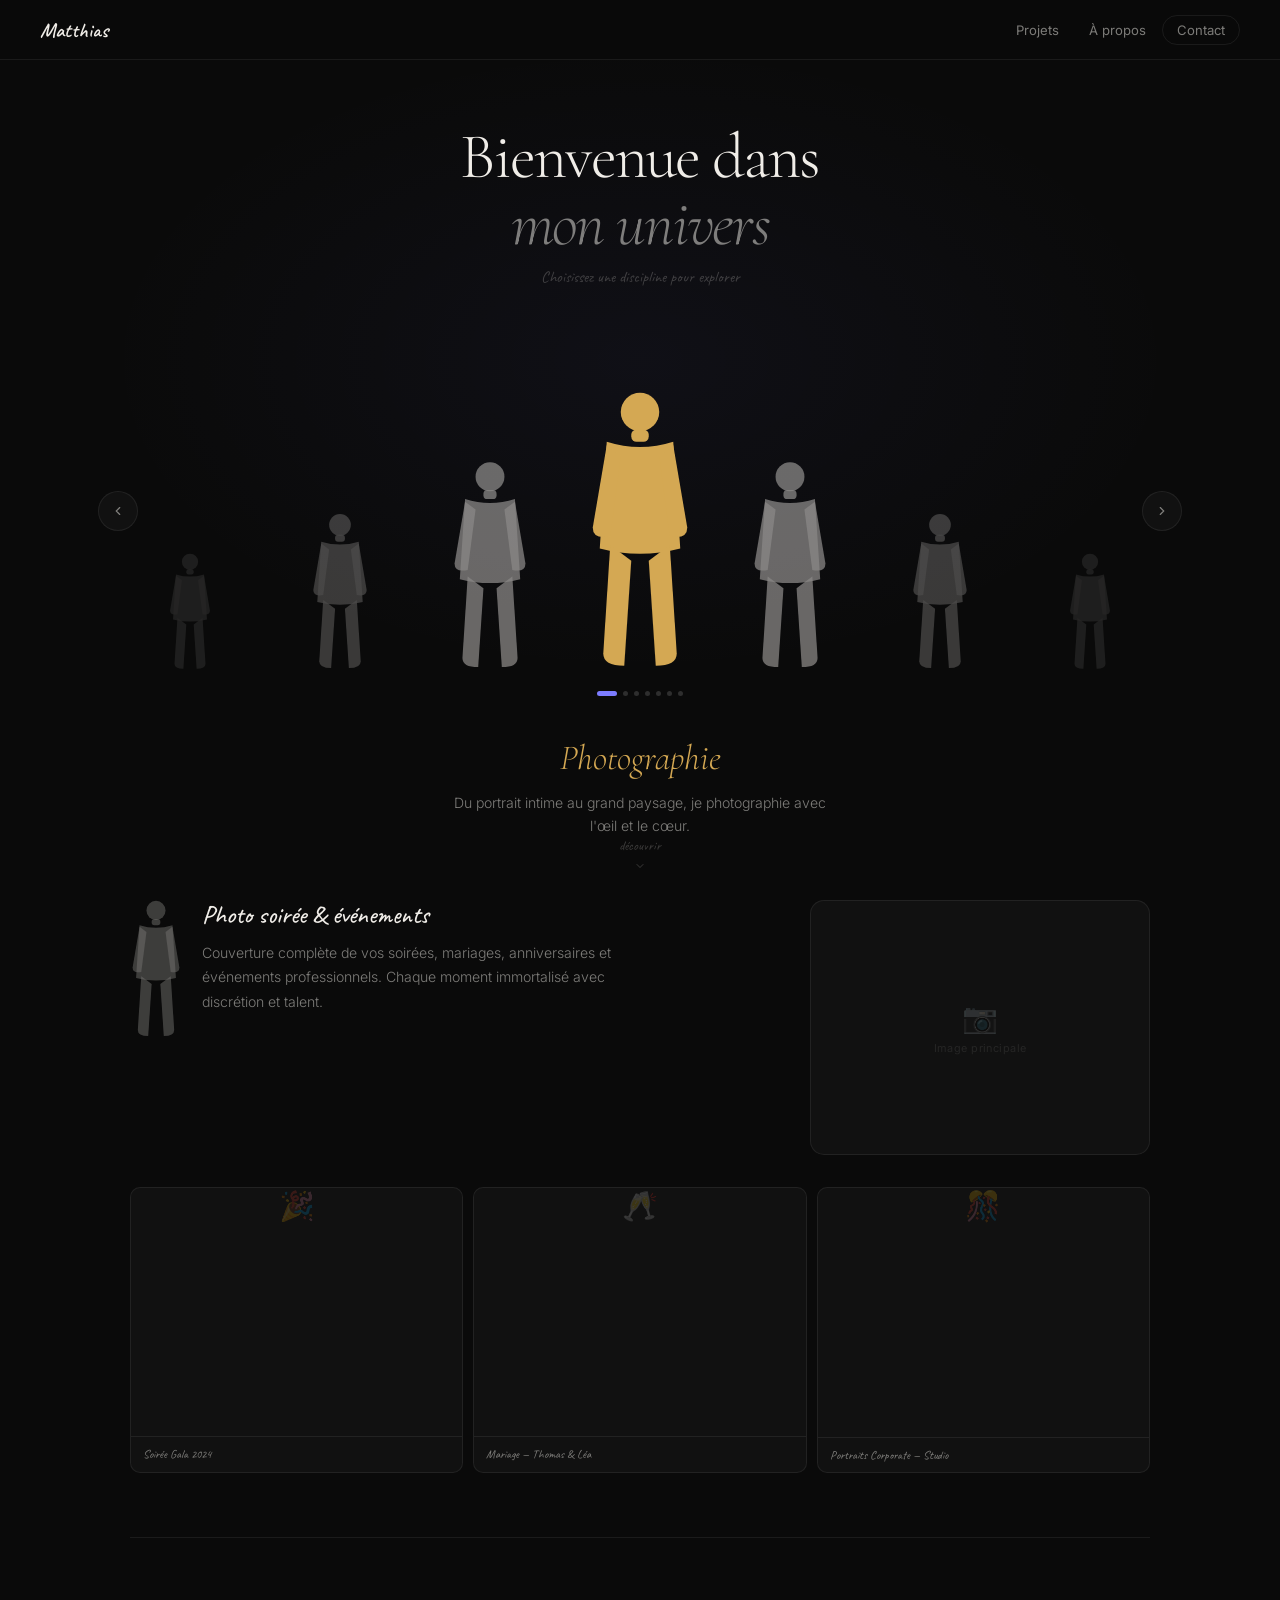
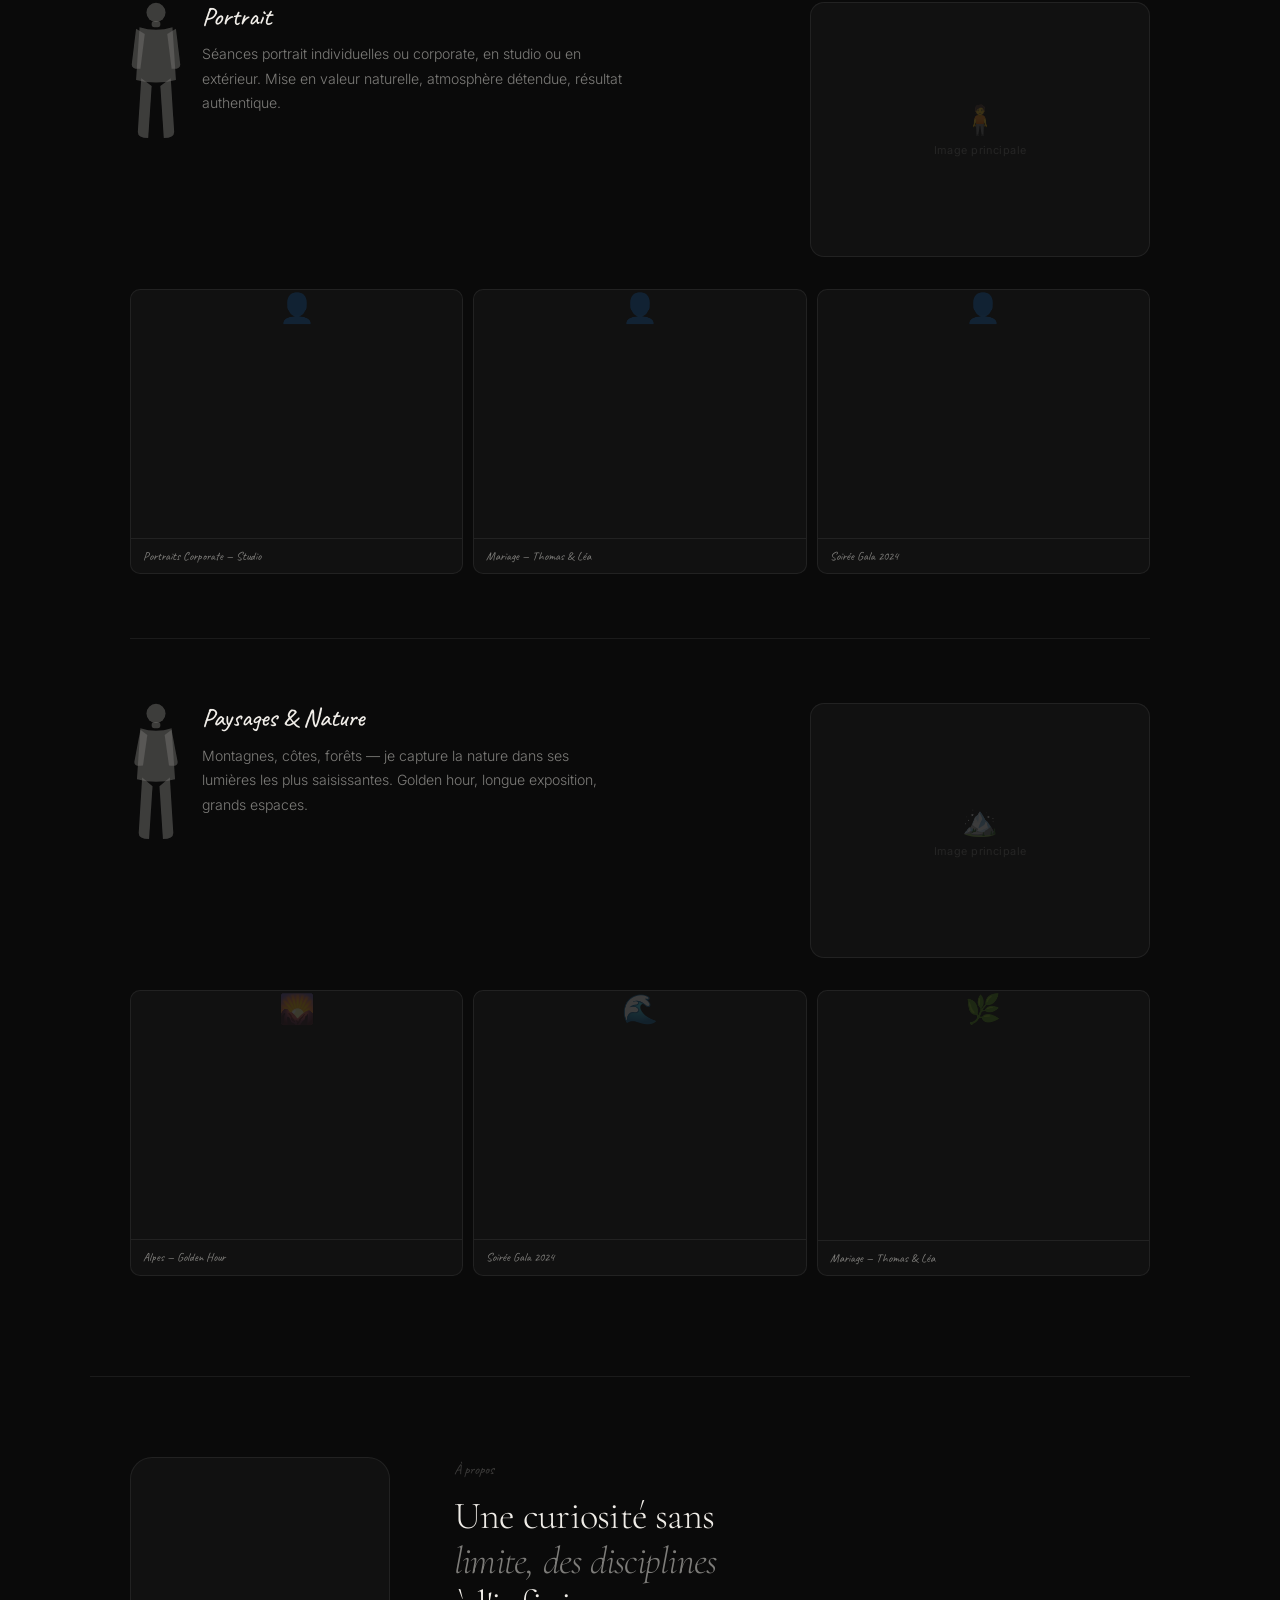
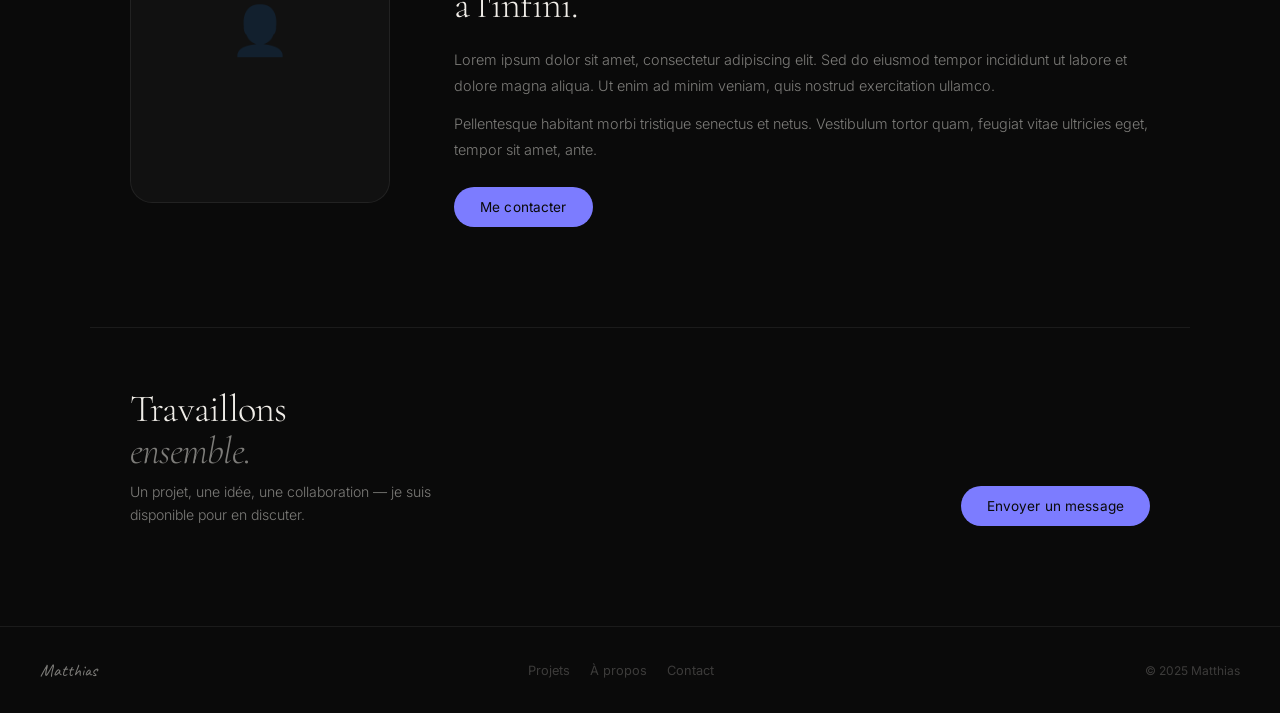
<file: index.html>
<!DOCTYPE html>
<html lang="fr">
<head>
  <meta charset="UTF-8" />
  <meta name="viewport" content="width=device-width, initial-scale=1.0" />
  <title>Matthias — Portfolio</title>
  <link rel="stylesheet" href="style.css" />
</head>
<body>

  <nav class="navbar">
    <div class="nav-logo">Matthias</div>
    <div class="nav-links">
      <a href="projets.html">Projets</a>
      <a href="#about">À propos</a>
      <a href="mailto:contact@exemple.com" class="nav-cta">Contact</a>
    </div>
    <div class="nav-burger"><span></span><span></span><span></span></div>
  </nav>

  <!-- LOBBY -->
  <section class="lobby">
    <div class="lobby-bg"></div>

    <div class="lobby-header">
      <h1>Bienvenue dans<br><em>mon univers</em></h1>
      <p>Choisissez une discipline pour explorer</p>
    </div>

    <!-- Silhouette carousel -->
    <div class="sil-carousel-wrap">
      <button class="sil-btn prev" aria-label="Précédent">
        <svg width="14" height="14" viewBox="0 0 24 24" fill="none" stroke="currentColor" stroke-width="2" stroke-linecap="round"><polyline points="15 18 9 12 15 6"/></svg>
      </button>
      <!-- Items injected by JS -->
      <button class="sil-btn next" aria-label="Suivant">
        <svg width="14" height="14" viewBox="0 0 24 24" fill="none" stroke="currentColor" stroke-width="2" stroke-linecap="round"><polyline points="9 18 15 12 9 6"/></svg>
      </button>
    </div>

    <!-- Dots -->
    <div class="sil-dots"></div>

    <!-- Active info -->
    <div class="sil-info">
      <div class="sil-title" id="sil-title" style="transition:opacity 0.3s,color 0.4s">Photographie</div>
      <p class="sil-desc" id="sil-desc" style="transition:opacity 0.3s">Du portrait intime au grand paysage, je photographie avec l'œil et le cœur.</p>
    </div>

    <div class="scroll-cue">
      <span>découvrir</span>
      <svg width="12" height="12" viewBox="0 0 24 24" fill="none" stroke="currentColor" stroke-width="2" stroke-linecap="round"><polyline points="6 9 12 15 18 9"/></svg>
    </div>
  </section>

  <!-- ══════════════════════════════════════════
       SERVICE SECTIONS — one visible at a time
       ══════════════════════════════════════════ -->

  <!-- ── PHOTO ── -->
  <div class="service-section" data-service="photo" id="photo" style="--page-color:#d4a853">
    <div class="portfolio-section">

      <div class="project-group reveal">
        <div class="group-row">
          <div class="group-lead">
            <div class="group-fig">
              <svg viewBox="0 0 60 160" fill="currentColor" style="width:52px;opacity:.65">
                <ellipse cx="30" cy="12" rx="11" ry="11"/>
                <rect x="25" y="22" width="10" height="7" rx="3"/>
                <path d="M11 29 Q30 35 49 29 L53 90 Q30 96 7 90 Z"/>
                <path d="M11 31 L3 78 Q3 85 13 83 L19 37 Z"/>
                <path d="M49 31 L57 78 Q57 85 47 83 L41 37 Z"/>
                <path d="M13 88 L9 150 Q9 157 21 157 L25 97 Z"/>
                <path d="M47 88 L51 150 Q51 157 39 157 L35 97 Z"/>
              </svg>
            </div>
            <div class="group-text">
              <h2>Photo soirée & événements</h2>
              <p>Couverture complète de vos soirées, mariages, anniversaires et événements professionnels. Chaque moment immortalisé avec discrétion et talent.</p>
            </div>
          </div>
          <div class="group-main-img">
            <div class="img-ph"><div class="ph-icon">📷</div><span>Image principale</span></div>
          </div>
        </div>
        <div class="group-gallery">
          <a class="gallery-img" href="projet.html?id=ph-soiree-gala"><div class="img-ph"><div class="ph-icon">🎉</div></div><div class="gallery-caption">Soirée Gala 2024</div></a>
          <a class="gallery-img" href="projet.html?id=ph-mariage-thomas-lea"><div class="img-ph"><div class="ph-icon">🥂</div></div><div class="gallery-caption">Mariage — Thomas & Léa</div></a>
          <a class="gallery-img" href="projet.html?id=ph-portrait-corporate"><div class="img-ph"><div class="ph-icon">🎊</div></div><div class="gallery-caption">Portraits Corporate — Studio</div></a>
        </div>
      </div>

      <div class="project-group reveal">
        <div class="group-row">
          <div class="group-lead">
            <div class="group-fig">
              <svg viewBox="0 0 60 160" fill="currentColor" style="width:52px;opacity:.65">
                <ellipse cx="30" cy="12" rx="11" ry="11"/>
                <rect x="25" y="22" width="10" height="7" rx="3"/>
                <path d="M11 29 Q30 35 49 29 L53 90 Q30 96 7 90 Z"/>
                <path d="M7 31 L2 72 Q2 78 12 77 L17 37 Z"/>
                <path d="M53 31 L58 72 Q58 78 48 77 L43 37 Z"/>
                <path d="M13 88 L9 150 Q9 157 21 157 L25 97 Z"/>
                <path d="M47 88 L51 150 Q51 157 39 157 L35 97 Z"/>
              </svg>
            </div>
            <div class="group-text">
              <h2>Portrait</h2>
              <p>Séances portrait individuelles ou corporate, en studio ou en extérieur. Mise en valeur naturelle, atmosphère détendue, résultat authentique.</p>
            </div>
          </div>
          <div class="group-main-img">
            <div class="img-ph"><div class="ph-icon">🧍</div><span>Image principale</span></div>
          </div>
        </div>
        <div class="group-gallery">
          <a class="gallery-img" href="projet.html?id=ph-portrait-corporate"><div class="img-ph"><div class="ph-icon">👤</div></div><div class="gallery-caption">Portraits Corporate — Studio</div></a>
          <a class="gallery-img" href="projet.html?id=ph-mariage-thomas-lea"><div class="img-ph"><div class="ph-icon">👤</div></div><div class="gallery-caption">Mariage — Thomas & Léa</div></a>
          <a class="gallery-img" href="projet.html?id=ph-soiree-gala"><div class="img-ph"><div class="ph-icon">👤</div></div><div class="gallery-caption">Soirée Gala 2024</div></a>
        </div>
      </div>

      <div class="project-group reveal">
        <div class="group-row">
          <div class="group-lead">
            <div class="group-fig">
              <svg viewBox="0 0 60 160" fill="currentColor" style="width:52px;opacity:.65">
                <ellipse cx="30" cy="12" rx="11" ry="11"/>
                <rect x="25" y="22" width="10" height="7" rx="3"/>
                <path d="M12 29 Q30 35 48 29 L52 88 Q30 94 8 88 Z"/>
                <path d="M12 31 L5 68 Q5 74 15 72 L20 37 Z"/>
                <path d="M48 31 L55 68 Q55 74 45 72 L40 37 Z"/>
                <path d="M14 86 L10 150 Q10 157 22 157 L26 96 Z"/>
                <path d="M46 86 L50 150 Q50 157 38 157 L34 96 Z"/>
              </svg>
            </div>
            <div class="group-text">
              <h2>Paysages & Nature</h2>
              <p>Montagnes, côtes, forêts — je capture la nature dans ses lumières les plus saisissantes. Golden hour, longue exposition, grands espaces.</p>
            </div>
          </div>
          <div class="group-main-img">
            <div class="img-ph"><div class="ph-icon">🏔️</div><span>Image principale</span></div>
          </div>
        </div>
        <div class="group-gallery">
          <a class="gallery-img" href="projet.html?id=ph-alpes-golden"><div class="img-ph"><div class="ph-icon">🌄</div></div><div class="gallery-caption">Alpes — Golden Hour</div></a>
          <a class="gallery-img" href="projet.html?id=ph-soiree-gala"><div class="img-ph"><div class="ph-icon">🌊</div></div><div class="gallery-caption">Soirée Gala 2024</div></a>
          <a class="gallery-img" href="projet.html?id=ph-mariage-thomas-lea"><div class="img-ph"><div class="ph-icon">🌿</div></div><div class="gallery-caption">Mariage — Thomas & Léa</div></a>
        </div>
      </div>

    </div>
  </div>

  <!-- ── VIDÉO ── -->
  <div class="service-section" data-service="video" id="video" style="--page-color:#5ab4d4">
    <div class="portfolio-section">

      <div class="project-group reveal">
        <div class="group-row">
          <div class="group-lead">
            <div class="group-fig">
              <svg viewBox="0 0 60 160" fill="currentColor" style="width:52px;opacity:.65">
                <ellipse cx="30" cy="12" rx="11" ry="11"/>
                <rect x="25" y="22" width="10" height="7" rx="3"/>
                <path d="M11 29 Q30 35 49 29 L53 90 Q30 96 7 90 Z"/>
                <path d="M11 31 L3 78 Q3 85 13 83 L19 37 Z"/>
                <path d="M49 31 L57 78 Q57 85 47 83 L41 37 Z"/>
                <path d="M13 88 L9 150 Q9 157 21 157 L25 97 Z"/>
                <path d="M47 88 L51 150 Q51 157 39 157 L35 97 Z"/>
              </svg>
            </div>
            <div class="group-text">
              <h2>Réels & Shorts</h2>
              <p>Formats courts percutants pour Instagram, TikTok et YouTube. Rythme, musique, montage — chaque seconde compte pour capter l'attention.</p>
            </div>
          </div>
          <div class="group-main-img">
            <div class="img-ph"><div class="ph-icon">▶</div><span>Vidéo principale</span></div>
          </div>
        </div>
        <div class="group-gallery">
          <a class="gallery-img" href="projet.html?id=vi-reels-lifestyle"><div class="img-ph"><div class="ph-icon">📱</div></div><div class="gallery-caption">Réels — Marque Lifestyle</div></a>
          <a class="gallery-img" href="projet.html?id=vi-clip-artiste"><div class="img-ph"><div class="ph-icon">🎵</div></div><div class="gallery-caption">Clip — Artiste Indépendant</div></a>
          <a class="gallery-img" href="projet.html?id=vi-doc-artisan"><div class="img-ph"><div class="ph-icon">▶</div></div><div class="gallery-caption">Mini-doc — Artisan du bois</div></a>
        </div>
      </div>

      <div class="project-group reveal">
        <div class="group-row">
          <div class="group-lead">
            <div class="group-fig">
              <svg viewBox="0 0 60 160" fill="currentColor" style="width:52px;opacity:.65">
                <ellipse cx="30" cy="12" rx="11" ry="11"/>
                <rect x="25" y="22" width="10" height="7" rx="3"/>
                <path d="M11 29 Q30 35 49 29 L53 90 Q30 96 7 90 Z"/>
                <path d="M7 31 L2 72 Q2 78 12 77 L17 37 Z"/>
                <path d="M53 31 L58 72 Q58 78 48 77 L43 37 Z"/>
                <path d="M13 88 L9 150 Q9 157 21 157 L25 97 Z"/>
                <path d="M47 88 L51 150 Q51 157 39 157 L35 97 Z"/>
              </svg>
            </div>
            <div class="group-text">
              <h2>Mini-documentaires & Reportages</h2>
              <p>Narration longue forme, portraits humains, histoires qui méritent d'être racontées. Un regard sincère sur ce qui compte vraiment.</p>
            </div>
          </div>
          <div class="group-main-img">
            <div class="img-ph"><div class="ph-icon">🎞️</div><span>Documentaire principal</span></div>
          </div>
        </div>
        <div class="group-gallery">
          <a class="gallery-img" href="projet.html?id=vi-doc-artisan"><div class="img-ph"><div class="ph-icon">▶</div></div><div class="gallery-caption">Mini-doc — Artisan du bois</div></a>
          <a class="gallery-img" href="projet.html?id=vi-reels-lifestyle"><div class="img-ph"><div class="ph-icon">▶</div></div><div class="gallery-caption">Réels — Marque Lifestyle</div></a>
          <a class="gallery-img" href="projet.html?id=vi-clip-artiste"><div class="img-ph"><div class="ph-icon">▶</div></div><div class="gallery-caption">Clip — Artiste Indépendant</div></a>
        </div>
      </div>

      <div class="project-group reveal">
        <div class="group-row">
          <div class="group-lead">
            <div class="group-fig">
              <svg viewBox="0 0 60 160" fill="currentColor" style="width:52px;opacity:.65">
                <ellipse cx="30" cy="12" rx="11" ry="11"/>
                <rect x="25" y="22" width="10" height="7" rx="3"/>
                <path d="M14 29 Q30 35 46 29 L49 90 Q30 96 11 90 Z"/>
                <path d="M14 31 L8 70 Q8 76 18 74 L22 37 Z"/>
                <path d="M46 31 L52 70 Q52 76 42 74 L38 37 Z"/>
                <path d="M15 88 L12 150 Q12 157 24 157 L27 97 Z"/>
                <path d="M45 88 L48 150 Q48 157 36 157 L33 97 Z"/>
              </svg>
            </div>
            <div class="group-text">
              <h2>Corporate & Clips musicaux</h2>
              <p>Films institutionnels, vidéos produit, clips — la vidéo au service de votre image de marque ou de votre direction artistique.</p>
            </div>
          </div>
          <div class="group-main-img">
            <div class="img-ph"><div class="ph-icon">🎬</div><span>Film principal</span></div>
          </div>
        </div>
        <div class="group-gallery">
          <a class="gallery-img" href="projet.html?id=vi-clip-artiste"><div class="img-ph"><div class="ph-icon">🏢</div></div><div class="gallery-caption">Clip — Artiste Indépendant</div></a>
          <a class="gallery-img" href="projet.html?id=vi-doc-artisan"><div class="img-ph"><div class="ph-icon">🎵</div></div><div class="gallery-caption">Mini-doc — Artisan du bois</div></a>
          <a class="gallery-img" href="projet.html?id=vi-reels-lifestyle"><div class="img-ph"><div class="ph-icon">📦</div></div><div class="gallery-caption">Réels — Marque Lifestyle</div></a>
        </div>
      </div>

    </div>
  </div>

  <!-- ── COMMUNITY MANAGER ── -->
  <div class="service-section" data-service="cm" id="cm" style="--page-color:#b87fc4">
    <div class="portfolio-section">

      <div class="project-group reveal">
        <div class="group-row">
          <div class="group-lead">
            <div class="group-fig">
              <svg viewBox="0 0 60 160" fill="currentColor" style="width:52px;opacity:.65">
                <ellipse cx="30" cy="12" rx="11" ry="11"/>
                <rect x="25" y="22" width="10" height="7" rx="3"/>
                <path d="M11 29 Q30 35 49 29 L53 90 Q30 96 7 90 Z"/>
                <path d="M11 31 L3 78 Q3 85 13 83 L19 37 Z"/>
                <path d="M49 31 L57 78 Q57 85 47 83 L41 37 Z"/>
                <path d="M13 88 L9 150 Q9 157 21 157 L25 97 Z"/>
                <path d="M47 88 L51 150 Q51 157 39 157 L35 97 Z"/>
              </svg>
            </div>
            <div class="group-text">
              <h2>Instagram & TikTok</h2>
              <p>Stratégie de contenu, planning éditorial, création de réels et stories. Gestion complète du compte de la ligne éditoriale à la modération.</p>
            </div>
          </div>
          <div class="group-main-img">
            <div class="img-ph"><div class="ph-icon">📸</div><span>Capture à venir</span></div>
          </div>
        </div>
        <div class="group-gallery">
          <a class="gallery-img" href="projet.html?id=cm-insta-mode"><div class="img-ph"><div class="ph-icon">📱</div></div><div class="gallery-caption">Instagram — Marque Mode</div></a>
          <a class="gallery-img" href="projet.html?id=cm-campagne-app"><div class="img-ph"><div class="ph-icon">🎵</div></div><div class="gallery-caption">Lancement — Application Mobile</div></a>
          <a class="gallery-img" href="projet.html?id=cm-linkedin-ceo"><div class="img-ph"><div class="ph-icon">📊</div></div><div class="gallery-caption">Personal Brand — CEO</div></a>
        </div>
      </div>

      <div class="project-group reveal">
        <div class="group-row">
          <div class="group-lead">
            <div class="group-fig">
              <svg viewBox="0 0 60 160" fill="currentColor" style="width:52px;opacity:.65">
                <ellipse cx="30" cy="12" rx="11" ry="11"/>
                <rect x="25" y="22" width="10" height="7" rx="3"/>
                <path d="M11 29 Q30 35 49 29 L53 90 Q30 96 7 90 Z"/>
                <path d="M7 31 L2 72 Q2 78 12 77 L17 37 Z"/>
                <path d="M53 31 L58 72 Q58 78 48 77 L43 37 Z"/>
                <path d="M13 88 L9 150 Q9 157 21 157 L25 97 Z"/>
                <path d="M47 88 L51 150 Q51 157 39 157 L35 97 Z"/>
              </svg>
            </div>
            <div class="group-text">
              <h2>LinkedIn & Corporate</h2>
              <p>Personal branding, thought leadership, B2B. Construire une présence LinkedIn qui positionne et qui convertit.</p>
            </div>
          </div>
          <div class="group-main-img">
            <div class="img-ph"><div class="ph-icon">💼</div><span>Capture à venir</span></div>
          </div>
        </div>
        <div class="group-gallery">
          <a class="gallery-img" href="projet.html?id=cm-linkedin-ceo"><div class="img-ph"><div class="ph-icon">📝</div></div><div class="gallery-caption">Personal Brand — CEO</div></a>
          <a class="gallery-img" href="projet.html?id=cm-insta-mode"><div class="img-ph"><div class="ph-icon">📈</div></div><div class="gallery-caption">Instagram — Marque Mode</div></a>
          <a class="gallery-img" href="projet.html?id=cm-campagne-app"><div class="img-ph"><div class="ph-icon">🏷️</div></div><div class="gallery-caption">Lancement — Application Mobile</div></a>
        </div>
      </div>

      <div class="project-group reveal">
        <div class="group-row">
          <div class="group-lead">
            <div class="group-fig">
              <svg viewBox="0 0 60 160" fill="currentColor" style="width:52px;opacity:.65">
                <ellipse cx="30" cy="12" rx="11" ry="11"/>
                <rect x="25" y="22" width="10" height="7" rx="3"/>
                <path d="M14 29 Q30 35 46 29 L49 90 Q30 96 11 90 Z"/>
                <path d="M14 31 L8 70 Q8 76 18 74 L22 37 Z"/>
                <path d="M46 31 L52 70 Q52 76 42 74 L38 37 Z"/>
                <path d="M15 88 L12 150 Q12 157 24 157 L27 97 Z"/>
                <path d="M45 88 L48 150 Q48 157 36 157 L33 97 Z"/>
              </svg>
            </div>
            <div class="group-text">
              <h2>Campagnes & Lancements</h2>
              <p>Lancement produit, campagnes saisonnières, collaborations influence. De la stratégie à l'exécution multiplateforme.</p>
            </div>
          </div>
          <div class="group-main-img">
            <div class="img-ph"><div class="ph-icon">📣</div><span>Campagne à venir</span></div>
          </div>
        </div>
        <div class="group-gallery">
          <a class="gallery-img" href="projet.html?id=cm-campagne-app"><div class="img-ph"><div class="ph-icon">🎯</div></div><div class="gallery-caption">Lancement — Application Mobile</div></a>
          <a class="gallery-img" href="projet.html?id=cm-linkedin-ceo"><div class="img-ph"><div class="ph-icon">🤳</div></div><div class="gallery-caption">Personal Brand — CEO</div></a>
          <a class="gallery-img" href="projet.html?id=cm-insta-mode"><div class="img-ph"><div class="ph-icon">📊</div></div><div class="gallery-caption">Instagram — Marque Mode</div></a>
        </div>
      </div>

    </div>
  </div>

  <!-- ── DÉVELOPPEMENT WEB ── -->
  <div class="service-section" data-service="webdev" id="webdev" style="--page-color:#5abdb5">
    <div class="portfolio-section">

      <div class="project-group reveal">
        <div class="group-row">
          <div class="group-lead">
            <div class="group-fig">
              <svg viewBox="0 0 60 160" fill="currentColor" style="width:52px;opacity:.65">
                <ellipse cx="30" cy="12" rx="11" ry="11"/>
                <rect x="25" y="22" width="10" height="7" rx="3"/>
                <path d="M11 29 Q30 35 49 29 L53 90 Q30 96 7 90 Z"/>
                <path d="M11 31 L3 78 Q3 85 13 83 L19 37 Z"/>
                <path d="M49 31 L57 78 Q57 85 47 83 L41 37 Z"/>
                <path d="M13 88 L9 150 Q9 157 21 157 L25 97 Z"/>
                <path d="M47 88 L51 150 Q51 157 39 157 L35 97 Z"/>
              </svg>
            </div>
            <div class="group-text">
              <h2>Sites vitrines</h2>
              <p>Présentation professionnelle de votre activité. Responsive, rapide, optimisé SEO. Du brief à la mise en ligne, clé en main.</p>
            </div>
          </div>
          <div class="group-main-img">
            <div class="img-ph"><div class="ph-icon">🌐</div><span>Capture à venir</span></div>
          </div>
        </div>
        <div class="group-gallery">
          <a class="gallery-img" href="projet.html?id=web-restaurant"><div class="img-ph"><div class="ph-icon">🌐</div></div><div class="gallery-caption">Site — Restaurant Gastronomique</div></a>
          <a class="gallery-img" href="projet.html?id=web-portfolio-photo"><div class="img-ph"><div class="ph-icon">🌐</div></div><div class="gallery-caption">Portfolio — Photographe Mode</div></a>
          <a class="gallery-img" href="projet.html?id=web-landing-saas"><div class="img-ph"><div class="ph-icon">🌐</div></div><div class="gallery-caption">Landing Page — SaaS B2B</div></a>
        </div>
      </div>

      <div class="project-group reveal">
        <div class="group-row">
          <div class="group-lead">
            <div class="group-fig">
              <svg viewBox="0 0 60 160" fill="currentColor" style="width:52px;opacity:.65">
                <ellipse cx="30" cy="12" rx="11" ry="11"/>
                <rect x="25" y="22" width="10" height="7" rx="3"/>
                <path d="M11 29 Q30 35 49 29 L53 90 Q30 96 7 90 Z"/>
                <path d="M7 31 L2 72 Q2 78 12 77 L17 37 Z"/>
                <path d="M53 31 L58 72 Q58 78 48 77 L43 37 Z"/>
                <path d="M13 88 L9 150 Q9 157 21 157 L25 97 Z"/>
                <path d="M47 88 L51 150 Q51 157 39 157 L35 97 Z"/>
              </svg>
            </div>
            <div class="group-text">
              <h2>Portfolios & Identités digitales</h2>
              <p>Pour les créatifs qui veulent une présence en ligne à la hauteur de leur travail. Direction artistique, animations, déploiement inclus.</p>
            </div>
          </div>
          <div class="group-main-img">
            <div class="img-ph"><div class="ph-icon">📁</div><span>Capture à venir</span></div>
          </div>
        </div>
        <div class="group-gallery">
          <a class="gallery-img" href="projet.html?id=web-portfolio-photo"><div class="img-ph"><div class="ph-icon">📁</div></div><div class="gallery-caption">Portfolio — Photographe Mode</div></a>
          <a class="gallery-img" href="projet.html?id=web-landing-saas"><div class="img-ph"><div class="ph-icon">🎨</div></div><div class="gallery-caption">Landing Page — SaaS B2B</div></a>
          <a class="gallery-img" href="projet.html?id=web-restaurant"><div class="img-ph"><div class="ph-icon">✨</div></div><div class="gallery-caption">Site — Restaurant Gastronomique</div></a>
        </div>
      </div>

      <div class="project-group reveal">
        <div class="group-row">
          <div class="group-lead">
            <div class="group-fig">
              <svg viewBox="0 0 60 160" fill="currentColor" style="width:52px;opacity:.65">
                <ellipse cx="30" cy="12" rx="11" ry="11"/>
                <rect x="25" y="22" width="10" height="7" rx="3"/>
                <path d="M12 29 Q30 35 48 29 L52 88 Q30 94 8 88 Z"/>
                <path d="M12 31 L5 68 Q5 74 15 72 L20 37 Z"/>
                <path d="M48 31 L55 68 Q55 74 45 72 L40 37 Z"/>
                <path d="M14 86 L10 150 Q10 157 22 157 L26 96 Z"/>
                <path d="M46 86 L50 150 Q50 157 38 157 L34 96 Z"/>
              </svg>
            </div>
            <div class="group-text">
              <h2>Landing pages & Conversion</h2>
              <p>Pages pensées pour convertir. Structure claire, hiérarchie visuelle, CTA efficaces. Performance et résultats mesurables.</p>
            </div>
          </div>
          <div class="group-main-img">
            <div class="img-ph"><div class="ph-icon">🚀</div><span>Capture à venir</span></div>
          </div>
        </div>
        <div class="group-gallery">
          <a class="gallery-img" href="projet.html?id=web-landing-saas"><div class="img-ph"><div class="ph-icon">🚀</div></div><div class="gallery-caption">Landing Page — SaaS B2B</div></a>
          <a class="gallery-img" href="projet.html?id=web-restaurant"><div class="img-ph"><div class="ph-icon">⚡</div></div><div class="gallery-caption">Site — Restaurant Gastronomique</div></a>
          <a class="gallery-img" href="projet.html?id=web-portfolio-photo"><div class="img-ph"><div class="ph-icon">🎯</div></div><div class="gallery-caption">Portfolio — Photographe Mode</div></a>
        </div>
      </div>

    </div>
  </div>

  <!-- ── VOYAGE ── -->
  <div class="service-section" data-service="voyage" id="voyage" style="--page-color:#72b87a">
    <div class="portfolio-section">

      <div class="project-group reveal">
        <div class="group-row">
          <div class="group-lead">
            <div class="group-fig">
              <svg viewBox="0 0 60 160" fill="currentColor" style="width:52px;opacity:.65">
                <ellipse cx="30" cy="12" rx="11" ry="11"/>
                <rect x="25" y="22" width="10" height="7" rx="3"/>
                <path d="M11 29 Q30 35 49 29 L53 90 Q30 96 7 90 Z"/>
                <path d="M11 31 L3 78 Q3 85 13 83 L19 37 Z"/>
                <path d="M49 31 L57 78 Q57 85 47 83 L41 37 Z"/>
                <path d="M13 88 L9 150 Q9 157 21 157 L25 97 Z"/>
                <path d="M47 88 L51 150 Q51 157 39 157 L35 97 Z"/>
              </svg>
            </div>
            <div class="group-text">
              <h2>Europe</h2>
              <p>Road trips à travers le continent, escapades en montagne, exploration urbaine. L'Europe vue avec un regard neuf, loin des sentiers touristiques.</p>
            </div>
          </div>
          <div class="group-main-img">
            <div class="img-ph"><div class="ph-icon">🏔️</div><span>Photo principale</span></div>
          </div>
        </div>
        <div class="group-gallery">
          <a class="gallery-img" href="projet.html?id=vo-ecosse"><div class="img-ph"><div class="ph-icon">🏔️</div></div><div class="gallery-caption">Road Trip — Écosse</div></a>
          <a class="gallery-img" href="projet.html?id=vo-surf-portugal"><div class="img-ph"><div class="ph-icon">🌊</div></div><div class="gallery-caption">Surf Trip — Portugal</div></a>
          <a class="gallery-img" href="projet.html?id=vo-nepal-trek"><div class="img-ph"><div class="ph-icon">🏙️</div></div><div class="gallery-caption">Trek — Circuit Annapurna</div></a>
        </div>
      </div>

      <div class="project-group reveal">
        <div class="group-row">
          <div class="group-lead">
            <div class="group-fig">
              <svg viewBox="0 0 60 160" fill="currentColor" style="width:52px;opacity:.65">
                <ellipse cx="30" cy="12" rx="11" ry="11"/>
                <rect x="25" y="22" width="10" height="7" rx="3"/>
                <path d="M11 29 Q30 35 49 29 L53 90 Q30 96 7 90 Z"/>
                <path d="M7 31 L2 72 Q2 78 12 77 L17 37 Z"/>
                <path d="M53 31 L58 72 Q58 78 48 77 L43 37 Z"/>
                <path d="M13 88 L9 150 Q9 157 21 157 L25 97 Z"/>
                <path d="M47 88 L51 150 Q51 157 39 157 L35 97 Z"/>
              </svg>
            </div>
            <div class="group-text">
              <h2>Asie & Amériques</h2>
              <p>Backpacking, treks, immersion culturelle. Des rizières aux temples, des grandes routes américaines aux jungles — le monde sans filtre.</p>
            </div>
          </div>
          <div class="group-main-img">
            <div class="img-ph"><div class="ph-icon">🌏</div><span>Photo principale</span></div>
          </div>
        </div>
        <div class="group-gallery">
          <a class="gallery-img" href="projet.html?id=vo-nepal-trek"><div class="img-ph"><div class="ph-icon">🌿</div></div><div class="gallery-caption">Trek — Circuit Annapurna</div></a>
          <a class="gallery-img" href="projet.html?id=vo-ecosse"><div class="img-ph"><div class="ph-icon">🛕</div></div><div class="gallery-caption">Road Trip — Écosse</div></a>
          <a class="gallery-img" href="projet.html?id=vo-surf-portugal"><div class="img-ph"><div class="ph-icon">🌵</div></div><div class="gallery-caption">Surf Trip — Portugal</div></a>
        </div>
      </div>

      <div class="project-group reveal">
        <div class="group-row">
          <div class="group-lead">
            <div class="group-fig">
              <svg viewBox="0 0 60 160" fill="currentColor" style="width:52px;opacity:.65">
                <ellipse cx="30" cy="12" rx="11" ry="11"/>
                <rect x="25" y="22" width="10" height="7" rx="3"/>
                <path d="M14 29 Q30 35 46 29 L49 90 Q30 96 11 90 Z"/>
                <path d="M14 31 L8 70 Q8 76 18 74 L22 37 Z"/>
                <path d="M46 31 L52 70 Q52 76 42 74 L38 37 Z"/>
                <path d="M15 88 L12 150 Q12 157 24 157 L27 97 Z"/>
                <path d="M45 88 L48 150 Q48 157 36 157 L33 97 Z"/>
              </svg>
            </div>
            <div class="group-text">
              <h2>Aventure & Outdoor</h2>
              <p>Trek, camping sauvage, escalade, surf. Les activités de plein air documentées avec authenticité — la nature dans ses états les plus bruts.</p>
            </div>
          </div>
          <div class="group-main-img">
            <div class="img-ph"><div class="ph-icon">🎒</div><span>Photo principale</span></div>
          </div>
        </div>
        <div class="group-gallery">
          <a class="gallery-img" href="projet.html?id=vo-surf-portugal"><div class="img-ph"><div class="ph-icon">⛺</div></div><div class="gallery-caption">Surf Trip — Portugal</div></a>
          <a class="gallery-img" href="projet.html?id=vo-nepal-trek"><div class="img-ph"><div class="ph-icon">🏄</div></div><div class="gallery-caption">Trek — Circuit Annapurna</div></a>
          <a class="gallery-img" href="projet.html?id=vo-ecosse"><div class="img-ph"><div class="ph-icon">🧗</div></div><div class="gallery-caption">Road Trip — Écosse</div></a>
        </div>
      </div>

    </div>
  </div>

  <!-- ── CRÉATION DE CONTENU ── -->
  <div class="service-section" data-service="content" id="content" style="--page-color:#d47a5a">
    <div class="portfolio-section">

      <div class="project-group reveal">
        <div class="group-row">
          <div class="group-lead">
            <div class="group-fig">
              <svg viewBox="0 0 60 160" fill="currentColor" style="width:52px;opacity:.65">
                <ellipse cx="30" cy="12" rx="11" ry="11"/>
                <rect x="25" y="22" width="10" height="7" rx="3"/>
                <path d="M11 29 Q30 35 49 29 L53 90 Q30 96 7 90 Z"/>
                <path d="M11 31 L3 78 Q3 85 13 83 L19 37 Z"/>
                <path d="M49 31 L57 78 Q57 85 47 83 L41 37 Z"/>
                <path d="M13 88 L9 150 Q9 157 21 157 L25 97 Z"/>
                <path d="M47 88 L51 150 Q51 157 39 157 L35 97 Z"/>
              </svg>
            </div>
            <div class="group-text">
              <h2>UGC & Contenus pour marques</h2>
              <p>Unboxing, reviews, démos produit. Des contenus authentiques et engageants conçus pour les marques, sur toutes les plateformes.</p>
            </div>
          </div>
          <div class="group-main-img">
            <div class="img-ph"><div class="ph-icon">🤳</div><span>Contenu principal</span></div>
          </div>
        </div>
        <div class="group-gallery">
          <a class="gallery-img" href="projet.html?id=co-ugc-beaute"><div class="img-ph"><div class="ph-icon">📦</div></div><div class="gallery-caption">UGC — Marque Beauté</div></a>
          <a class="gallery-img" href="projet.html?id=co-brand-coach"><div class="img-ph"><div class="ph-icon">⭐</div></div><div class="gallery-caption">Personal Brand — Coach Sportif</div></a>
          <a class="gallery-img" href="projet.html?id=co-serie-youtube"><div class="img-ph"><div class="ph-icon">🎬</div></div><div class="gallery-caption">Série YouTube — No-code Tools</div></a>
        </div>
      </div>

      <div class="project-group reveal">
        <div class="group-row">
          <div class="group-lead">
            <div class="group-fig">
              <svg viewBox="0 0 60 160" fill="currentColor" style="width:52px;opacity:.65">
                <ellipse cx="30" cy="12" rx="11" ry="11"/>
                <rect x="25" y="22" width="10" height="7" rx="3"/>
                <path d="M11 29 Q30 35 49 29 L53 90 Q30 96 7 90 Z"/>
                <path d="M7 31 L2 72 Q2 78 12 77 L17 37 Z"/>
                <path d="M53 31 L58 72 Q58 78 48 77 L43 37 Z"/>
                <path d="M13 88 L9 150 Q9 157 21 157 L25 97 Z"/>
                <path d="M47 88 L51 150 Q51 157 39 157 L35 97 Z"/>
              </svg>
            </div>
            <div class="group-text">
              <h2>Personal Branding</h2>
              <p>Construire une identité forte en ligne. Ligne éditoriale, positionnement, cohérence visuelle — pour que votre nom devienne une référence.</p>
            </div>
          </div>
          <div class="group-main-img">
            <div class="img-ph"><div class="ph-icon">🏷️</div><span>Projet principal</span></div>
          </div>
        </div>
        <div class="group-gallery">
          <a class="gallery-img" href="projet.html?id=co-brand-coach"><div class="img-ph"><div class="ph-icon">✨</div></div><div class="gallery-caption">Personal Brand — Coach Sportif</div></a>
          <a class="gallery-img" href="projet.html?id=co-ugc-beaute"><div class="img-ph"><div class="ph-icon">📊</div></div><div class="gallery-caption">UGC — Marque Beauté</div></a>
          <a class="gallery-img" href="projet.html?id=co-serie-youtube"><div class="img-ph"><div class="ph-icon">🎯</div></div><div class="gallery-caption">Série YouTube — No-code Tools</div></a>
        </div>
      </div>

      <div class="project-group reveal">
        <div class="group-row">
          <div class="group-lead">
            <div class="group-fig">
              <svg viewBox="0 0 60 160" fill="currentColor" style="width:52px;opacity:.65">
                <ellipse cx="30" cy="12" rx="11" ry="11"/>
                <rect x="25" y="22" width="10" height="7" rx="3"/>
                <path d="M14 29 Q30 35 46 29 L49 90 Q30 96 11 90 Z"/>
                <path d="M14 31 L8 70 Q8 76 18 74 L22 37 Z"/>
                <path d="M46 31 L52 70 Q52 76 42 74 L38 37 Z"/>
                <path d="M15 88 L12 150 Q12 157 24 157 L27 97 Z"/>
                <path d="M45 88 L48 150 Q48 157 36 157 L33 97 Z"/>
              </svg>
            </div>
            <div class="group-text">
              <h2>Stratégies & Campagnes de contenu</h2>
              <p>Plans éditoriaux, séries de contenu, lancements. Une approche structurée pour construire une audience solide et durable.</p>
            </div>
          </div>
          <div class="group-main-img">
            <div class="img-ph"><div class="ph-icon">📅</div><span>Campagne principale</span></div>
          </div>
        </div>
        <div class="group-gallery">
          <a class="gallery-img" href="projet.html?id=co-serie-youtube"><div class="img-ph"><div class="ph-icon">📈</div></div><div class="gallery-caption">Série YouTube — No-code Tools</div></a>
          <a class="gallery-img" href="projet.html?id=co-ugc-beaute"><div class="img-ph"><div class="ph-icon">🎬</div></div><div class="gallery-caption">UGC — Marque Beauté</div></a>
          <a class="gallery-img" href="projet.html?id=co-brand-coach"><div class="img-ph"><div class="ph-icon">📣</div></div><div class="gallery-caption">Personal Brand — Coach Sportif</div></a>
        </div>
      </div>

    </div>
  </div>

  <!-- ── ÉCRITURE ── -->
  <div class="service-section" data-service="writing" id="writing" style="--page-color:#c47a8f">
    <div class="portfolio-section">

      <div class="project-group reveal">
        <div class="group-row">
          <div class="group-lead">
            <div class="group-fig">
              <svg viewBox="0 0 60 160" fill="currentColor" style="width:52px;opacity:.65">
                <ellipse cx="30" cy="12" rx="11" ry="11"/>
                <rect x="25" y="22" width="10" height="7" rx="3"/>
                <path d="M11 29 Q30 35 49 29 L53 90 Q30 96 7 90 Z"/>
                <path d="M11 31 L3 78 Q3 85 13 83 L19 37 Z"/>
                <path d="M49 31 L57 78 Q57 85 47 83 L41 37 Z"/>
                <path d="M13 88 L9 150 Q9 157 21 157 L25 97 Z"/>
                <path d="M47 88 L51 150 Q51 157 39 157 L35 97 Z"/>
              </svg>
            </div>
            <div class="group-text">
              <h2>Articles & Blog</h2>
              <p>Articles de fond, billets d'opinion, contenus SEO. Des textes qui informent, questionnent, engagent — et qui restent en tête.</p>
            </div>
          </div>
          <div class="group-main-img">
            <div class="img-ph"><div class="ph-icon">📰</div><span>Article à venir</span></div>
          </div>
        </div>
        <div class="group-gallery">
          <a class="gallery-img" href="projet.html?id=wr-articles-voyage"><div class="img-ph"><div class="ph-icon">✍️</div></div><div class="gallery-caption">Articles — Revue de Voyage</div></a>
          <a class="gallery-img" href="projet.html?id=wr-scripts-youtube"><div class="img-ph"><div class="ph-icon">💡</div></div><div class="gallery-caption">Scripts — Chaîne YouTube Lifestyle</div></a>
          <a class="gallery-img" href="projet.html?id=wr-copy-ecommerce"><div class="img-ph"><div class="ph-icon">🔍</div></div><div class="gallery-caption">Copywriting — E-commerce Mode</div></a>
        </div>
      </div>

      <div class="project-group reveal">
        <div class="group-row">
          <div class="group-lead">
            <div class="group-fig">
              <svg viewBox="0 0 60 160" fill="currentColor" style="width:52px;opacity:.65">
                <ellipse cx="30" cy="12" rx="11" ry="11"/>
                <rect x="25" y="22" width="10" height="7" rx="3"/>
                <path d="M11 29 Q30 35 49 29 L53 90 Q30 96 7 90 Z"/>
                <path d="M7 31 L2 72 Q2 78 12 77 L17 37 Z"/>
                <path d="M53 31 L58 72 Q58 78 48 77 L43 37 Z"/>
                <path d="M13 88 L9 150 Q9 157 21 157 L25 97 Z"/>
                <path d="M47 88 L51 150 Q51 157 39 157 L35 97 Z"/>
              </svg>
            </div>
            <div class="group-text">
              <h2>Scripts & Narration</h2>
              <p>Scripts YouTube, podcasts, publicités, courts-métrages. La narration comme outil de persuasion et d'émotion.</p>
            </div>
          </div>
          <div class="group-main-img">
            <div class="img-ph"><div class="ph-icon">🎬</div><span>Script à venir</span></div>
          </div>
        </div>
        <div class="group-gallery">
          <a class="gallery-img" href="projet.html?id=wr-scripts-youtube"><div class="img-ph"><div class="ph-icon">🎙️</div></div><div class="gallery-caption">Scripts — Chaîne YouTube Lifestyle</div></a>
          <a class="gallery-img" href="projet.html?id=wr-articles-voyage"><div class="img-ph"><div class="ph-icon">📺</div></div><div class="gallery-caption">Articles — Revue de Voyage</div></a>
          <a class="gallery-img" href="projet.html?id=wr-copy-ecommerce"><div class="img-ph"><div class="ph-icon">🎥</div></div><div class="gallery-caption">Copywriting — E-commerce Mode</div></a>
        </div>
      </div>

      <div class="project-group reveal">
        <div class="group-row">
          <div class="group-lead">
            <div class="group-fig">
              <svg viewBox="0 0 60 160" fill="currentColor" style="width:52px;opacity:.65">
                <ellipse cx="30" cy="12" rx="11" ry="11"/>
                <rect x="25" y="22" width="10" height="7" rx="3"/>
                <path d="M14 29 Q30 35 46 29 L49 90 Q30 96 11 90 Z"/>
                <path d="M14 31 L8 70 Q8 76 18 74 L22 37 Z"/>
                <path d="M46 31 L52 70 Q52 76 42 74 L38 37 Z"/>
                <path d="M15 88 L12 150 Q12 157 24 157 L27 97 Z"/>
                <path d="M45 88 L48 150 Q48 157 36 157 L33 97 Z"/>
              </svg>
            </div>
            <div class="group-text">
              <h2>Copywriting & Ghostwriting</h2>
              <p>Pages de vente, emails, LinkedIn, biographies. Des mots qui convertissent, des voix que l'on reconnaît.</p>
            </div>
          </div>
          <div class="group-main-img">
            <div class="img-ph"><div class="ph-icon">💼</div><span>Projet à venir</span></div>
          </div>
        </div>
        <div class="group-gallery">
          <a class="gallery-img" href="projet.html?id=wr-copy-ecommerce"><div class="img-ph"><div class="ph-icon">📧</div></div><div class="gallery-caption">Copywriting — E-commerce Mode</div></a>
          <a class="gallery-img" href="projet.html?id=wr-articles-voyage"><div class="img-ph"><div class="ph-icon">💼</div></div><div class="gallery-caption">Articles — Revue de Voyage</div></a>
          <a class="gallery-img" href="projet.html?id=wr-scripts-youtube"><div class="img-ph"><div class="ph-icon">📄</div></div><div class="gallery-caption">Scripts — Chaîne YouTube Lifestyle</div></a>
        </div>
      </div>

    </div>
  </div>

  <!-- ABOUT -->
  <div class="about-block">
    <div class="about-portrait reveal">
      <div class="portrait-ph">👤</div>
    </div>
    <div class="about-text">
      <p class="label">À propos</p>
      <h2 class="reveal">Une curiosité sans<br><em>limite, des disciplines</em><br>à l'infini.</h2>
      <p class="reveal">Lorem ipsum dolor sit amet, consectetur adipiscing elit. Sed do eiusmod tempor incididunt ut labore et dolore magna aliqua. Ut enim ad minim veniam, quis nostrud exercitation ullamco.</p>
      <p class="reveal">Pellentesque habitant morbi tristique senectus et netus. Vestibulum tortor quam, feugiat vitae ultricies eget, tempor sit amet, ante.</p>
      <div class="about-actions">
        <a href="mailto:contact@exemple.com" class="btn btn-primary reveal" style="--page-color:#7c7cff">Me contacter</a>
      </div>
    </div>
  </div>

  <!-- CTA -->
  <div class="cta-section">
    <div class="cta-inner">
      <div>
        <h2 class="reveal">Travaillons<br><em>ensemble.</em></h2>
        <p class="reveal">Un projet, une idée, une collaboration — je suis disponible pour en discuter.</p>
      </div>
      <div class="cta-actions reveal">
        <a href="mailto:contact@exemple.com" class="btn btn-primary" style="--page-color:#7c7cff">Envoyer un message</a>
      </div>
    </div>
  </div>

  <footer>
    <div class="footer-logo">Matthias</div>
    <div class="footer-links">
      <a href="projets.html">Projets</a>
      <a href="#about">À propos</a>
      <a href="mailto:contact@exemple.com">Contact</a>
    </div>
    <div class="footer-copy">&copy; 2025 Matthias</div>
  </footer>

  <script src="projects-data.js"></script>
  <script src="main.js"></script>
  <script>
    // Helper: jump to a service from nav links
    function goService(id) {
      if (window._carousel) {
        const idx = SERVICES.findIndex(s => s.id === id);
        if (idx !== -1) {
          window._carousel.goTo(idx);
          document.querySelector('.lobby')?.scrollIntoView({ behavior: 'smooth' });
        }
      }
    }
  </script>
</body>
</html>
</file>
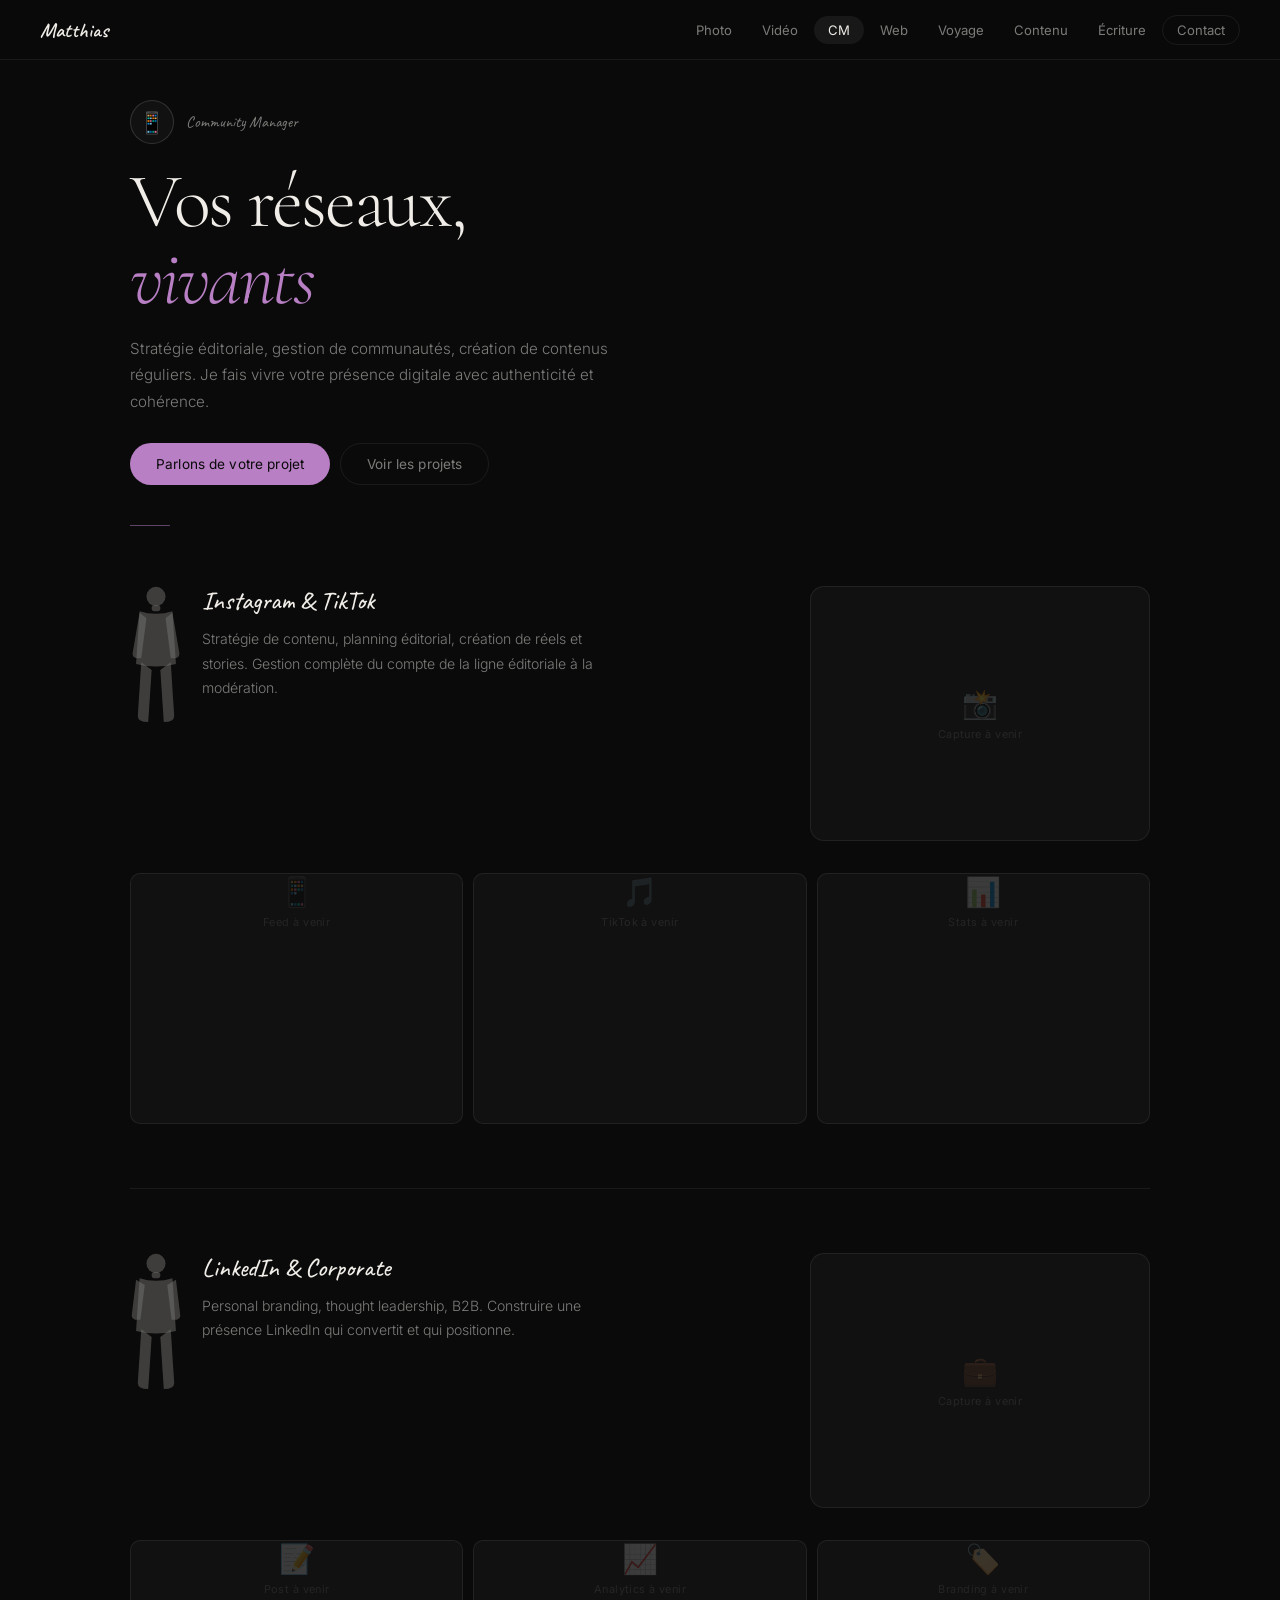
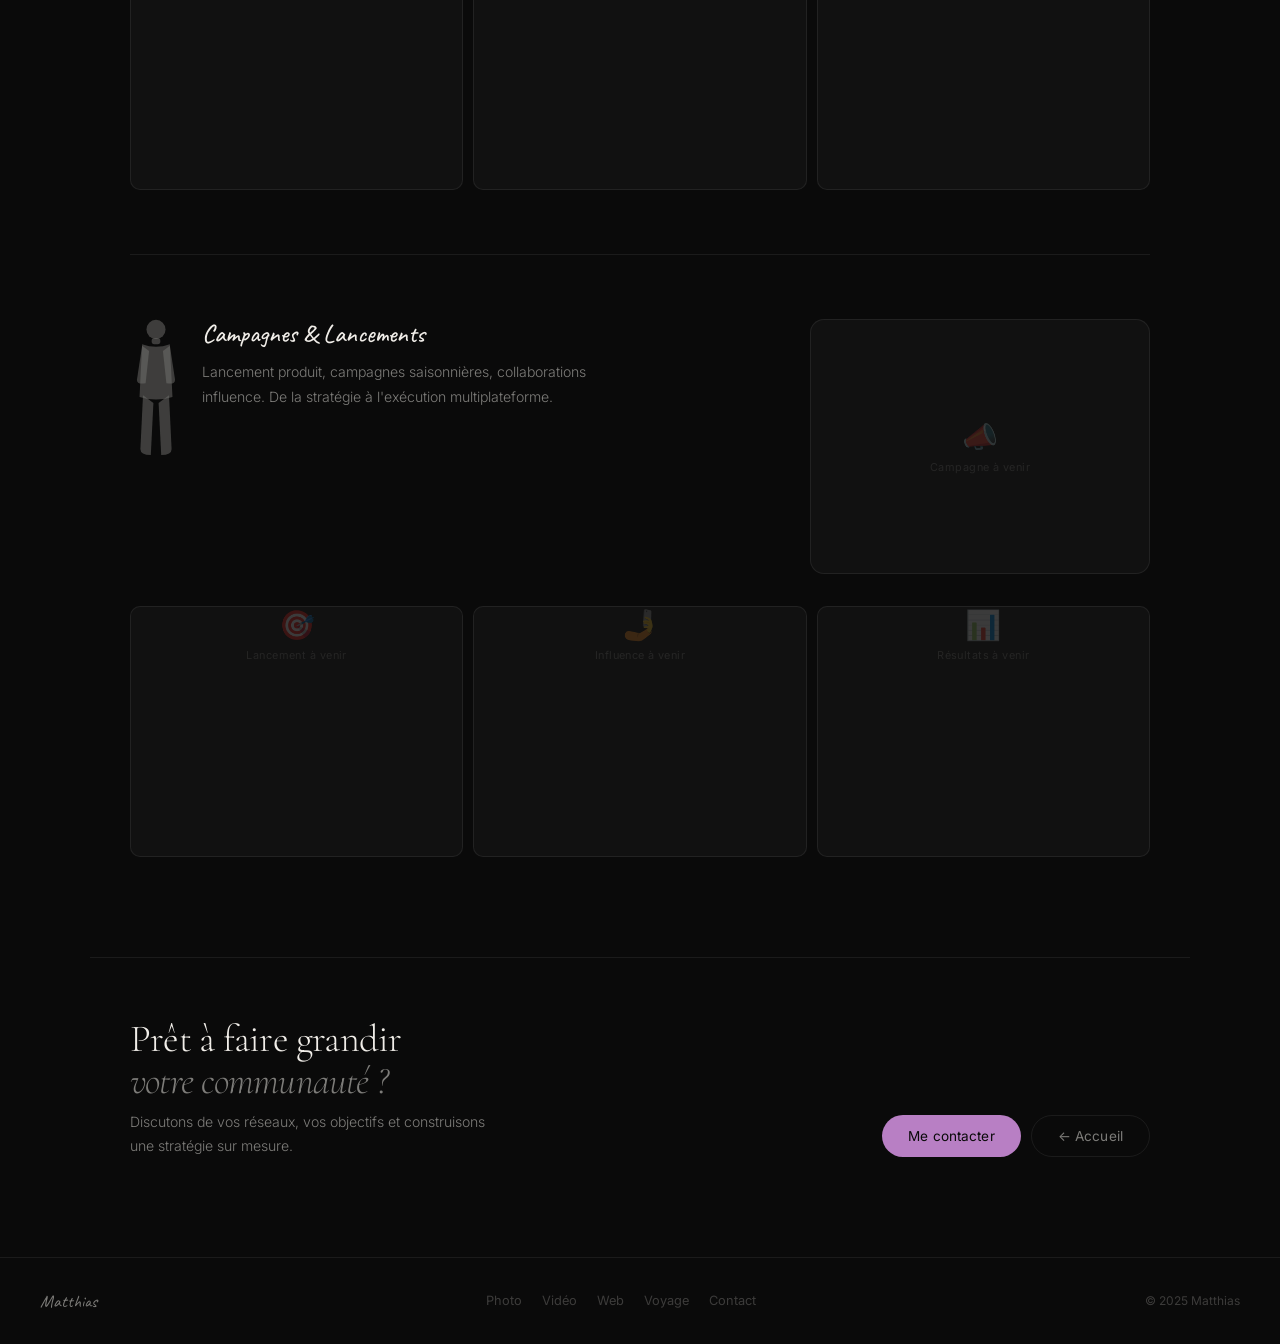
<file: community-manager.html>
<!DOCTYPE html>
<html lang="fr">
<head>
  <meta charset="UTF-8" />
  <meta name="viewport" content="width=device-width, initial-scale=1.0" />
  <title>Community Manager — Matthias</title>
  <link rel="stylesheet" href="style.css" />
  <style> :root { --page-color: var(--c-cm); } </style>
</head>
<body>

  <nav class="navbar">
    <a class="nav-logo" href="index.html">Matthias</a>
    <div class="nav-links">
      <a href="photo.html">Photo</a><a href="video.html">Vidéo</a>
      <a href="community-manager.html" class="active">CM</a>
      <a href="web-dev.html">Web</a><a href="voyage.html">Voyage</a>
      <a href="creation-contenu.html">Contenu</a><a href="ecriture.html">Écriture</a>
      <a href="mailto:contact@exemple.com" class="nav-cta">Contact</a>
    </div>
    <div class="nav-burger"><span></span><span></span><span></span></div>
  </nav>

  <!-- HERO -->
  <div class="page-hero">
    <div class="hero-eyebrow">
      <div class="fig-badge">📱</div>
      <span>Community Manager</span>
    </div>
    <h1>Vos réseaux,<br><em>vivants</em></h1>
    <p class="hero-sub">Stratégie éditoriale, gestion de communautés, création de contenus réguliers. Je fais vivre votre présence digitale avec authenticité et cohérence.</p>
    <div class="hero-actions">
      <a href="mailto:contact@exemple.com" class="btn btn-primary">Parlons de votre projet</a>
      <a href="#projets" class="btn btn-ghost">Voir les projets</a>
    </div>
    <div class="hero-line"></div>
  </div>

  <!-- PORTFOLIO -->
  <div class="portfolio-section" id="projets">

    <!-- ── Groupe : Instagram & TikTok ── -->
    <div class="project-group reveal">
      <div class="group-row">
        <div class="group-lead">
          <div class="group-fig">
            <svg viewBox="0 0 60 160" fill="currentColor" style="width:52px;opacity:.65">
              <ellipse cx="30" cy="12" rx="11" ry="11"/>
              <rect x="25" y="22" width="10" height="7" rx="3"/>
              <path d="M11 29 Q30 35 49 29 L53 90 Q30 96 7 90 Z"/>
              <path d="M11 31 L3 78 Q3 85 13 83 L19 37 Z"/>
              <path d="M49 31 L57 78 Q57 85 47 83 L41 37 Z"/>
              <path d="M13 88 L9 150 Q9 157 21 157 L25 97 Z"/>
              <path d="M47 88 L51 150 Q51 157 39 157 L35 97 Z"/>
            </svg>
          </div>
          <div class="group-text">
            <h2>Instagram & TikTok</h2>
            <p>Stratégie de contenu, planning éditorial, création de réels et stories. Gestion complète du compte de la ligne éditoriale à la modération.</p>
          </div>
        </div>
        <div class="group-main-img">
          <div class="img-ph"><div class="ph-icon">📸</div><span>Capture à venir</span></div>
        </div>
      </div>
      <div class="group-gallery">
        <div class="gallery-img"><div class="img-ph"><div class="ph-icon">📱</div><span>Feed à venir</span></div></div>
        <div class="gallery-img"><div class="img-ph"><div class="ph-icon">🎵</div><span>TikTok à venir</span></div></div>
        <div class="gallery-img"><div class="img-ph"><div class="ph-icon">📊</div><span>Stats à venir</span></div></div>
      </div>
    </div>

    <!-- ── Groupe : LinkedIn & Corporate ── -->
    <div class="project-group reveal">
      <div class="group-row">
        <div class="group-lead">
          <div class="group-fig">
            <svg viewBox="0 0 60 160" fill="currentColor" style="width:52px;opacity:.65">
              <ellipse cx="30" cy="12" rx="11" ry="11"/>
              <rect x="25" y="22" width="10" height="7" rx="3"/>
              <path d="M11 29 Q30 35 49 29 L53 90 Q30 96 7 90 Z"/>
              <path d="M7 31 L2 72 Q2 78 12 77 L17 37 Z"/>
              <path d="M53 31 L58 72 Q58 78 48 77 L43 37 Z"/>
              <path d="M13 88 L9 150 Q9 157 21 157 L25 97 Z"/>
              <path d="M47 88 L51 150 Q51 157 39 157 L35 97 Z"/>
            </svg>
          </div>
          <div class="group-text">
            <h2>LinkedIn & Corporate</h2>
            <p>Personal branding, thought leadership, B2B. Construire une présence LinkedIn qui convertit et qui positionne.</p>
          </div>
        </div>
        <div class="group-main-img">
          <div class="img-ph"><div class="ph-icon">💼</div><span>Capture à venir</span></div>
        </div>
      </div>
      <div class="group-gallery">
        <div class="gallery-img"><div class="img-ph"><div class="ph-icon">📝</div><span>Post à venir</span></div></div>
        <div class="gallery-img"><div class="img-ph"><div class="ph-icon">📈</div><span>Analytics à venir</span></div></div>
        <div class="gallery-img"><div class="img-ph"><div class="ph-icon">🏷️</div><span>Branding à venir</span></div></div>
      </div>
    </div>

    <!-- ── Groupe : Campagnes & Lancements ── -->
    <div class="project-group reveal">
      <div class="group-row">
        <div class="group-lead">
          <div class="group-fig">
            <svg viewBox="0 0 60 160" fill="currentColor" style="width:52px;opacity:.65">
              <ellipse cx="30" cy="12" rx="11" ry="11"/>
              <rect x="25" y="22" width="10" height="7" rx="3"/>
              <path d="M14 29 Q30 35 46 29 L49 90 Q30 96 11 90 Z"/>
              <path d="M14 31 L8 70 Q8 76 18 74 L22 37 Z"/>
              <path d="M46 31 L52 70 Q52 76 42 74 L38 37 Z"/>
              <path d="M15 88 L12 150 Q12 157 24 157 L27 97 Z"/>
              <path d="M45 88 L48 150 Q48 157 36 157 L33 97 Z"/>
            </svg>
          </div>
          <div class="group-text">
            <h2>Campagnes & Lancements</h2>
            <p>Lancement produit, campagnes saisonnières, collaborations influence. De la stratégie à l'exécution multiplateforme.</p>
          </div>
        </div>
        <div class="group-main-img">
          <div class="img-ph"><div class="ph-icon">📣</div><span>Campagne à venir</span></div>
        </div>
      </div>
      <div class="group-gallery">
        <div class="gallery-img"><div class="img-ph"><div class="ph-icon">🎯</div><span>Lancement à venir</span></div></div>
        <div class="gallery-img"><div class="img-ph"><div class="ph-icon">🤳</div><span>Influence à venir</span></div></div>
        <div class="gallery-img"><div class="img-ph"><div class="ph-icon">📊</div><span>Résultats à venir</span></div></div>
      </div>
    </div>

  </div><!-- /portfolio-section -->

  <!-- CTA -->
  <div class="cta-section">
    <div class="cta-inner">
      <div>
        <h2 class="reveal">Prêt à faire grandir<br><em>votre communauté ?</em></h2>
        <p class="reveal">Discutons de vos réseaux, vos objectifs et construisons une stratégie sur mesure.</p>
      </div>
      <div class="cta-actions reveal">
        <a href="mailto:contact@exemple.com" class="btn btn-primary">Me contacter</a>
        <a href="index.html" class="btn btn-ghost">← Accueil</a>
      </div>
    </div>
  </div>

  <footer>
    <div class="footer-logo">Matthias</div>
    <div class="footer-links">
      <a href="photo.html">Photo</a><a href="video.html">Vidéo</a>
      <a href="web-dev.html">Web</a><a href="voyage.html">Voyage</a>
      <a href="mailto:contact@exemple.com">Contact</a>
    </div>
    <div class="footer-copy">&copy; 2025 Matthias</div>
  </footer>
  <script src="main.js"></script>
</body>
</html>
</file>
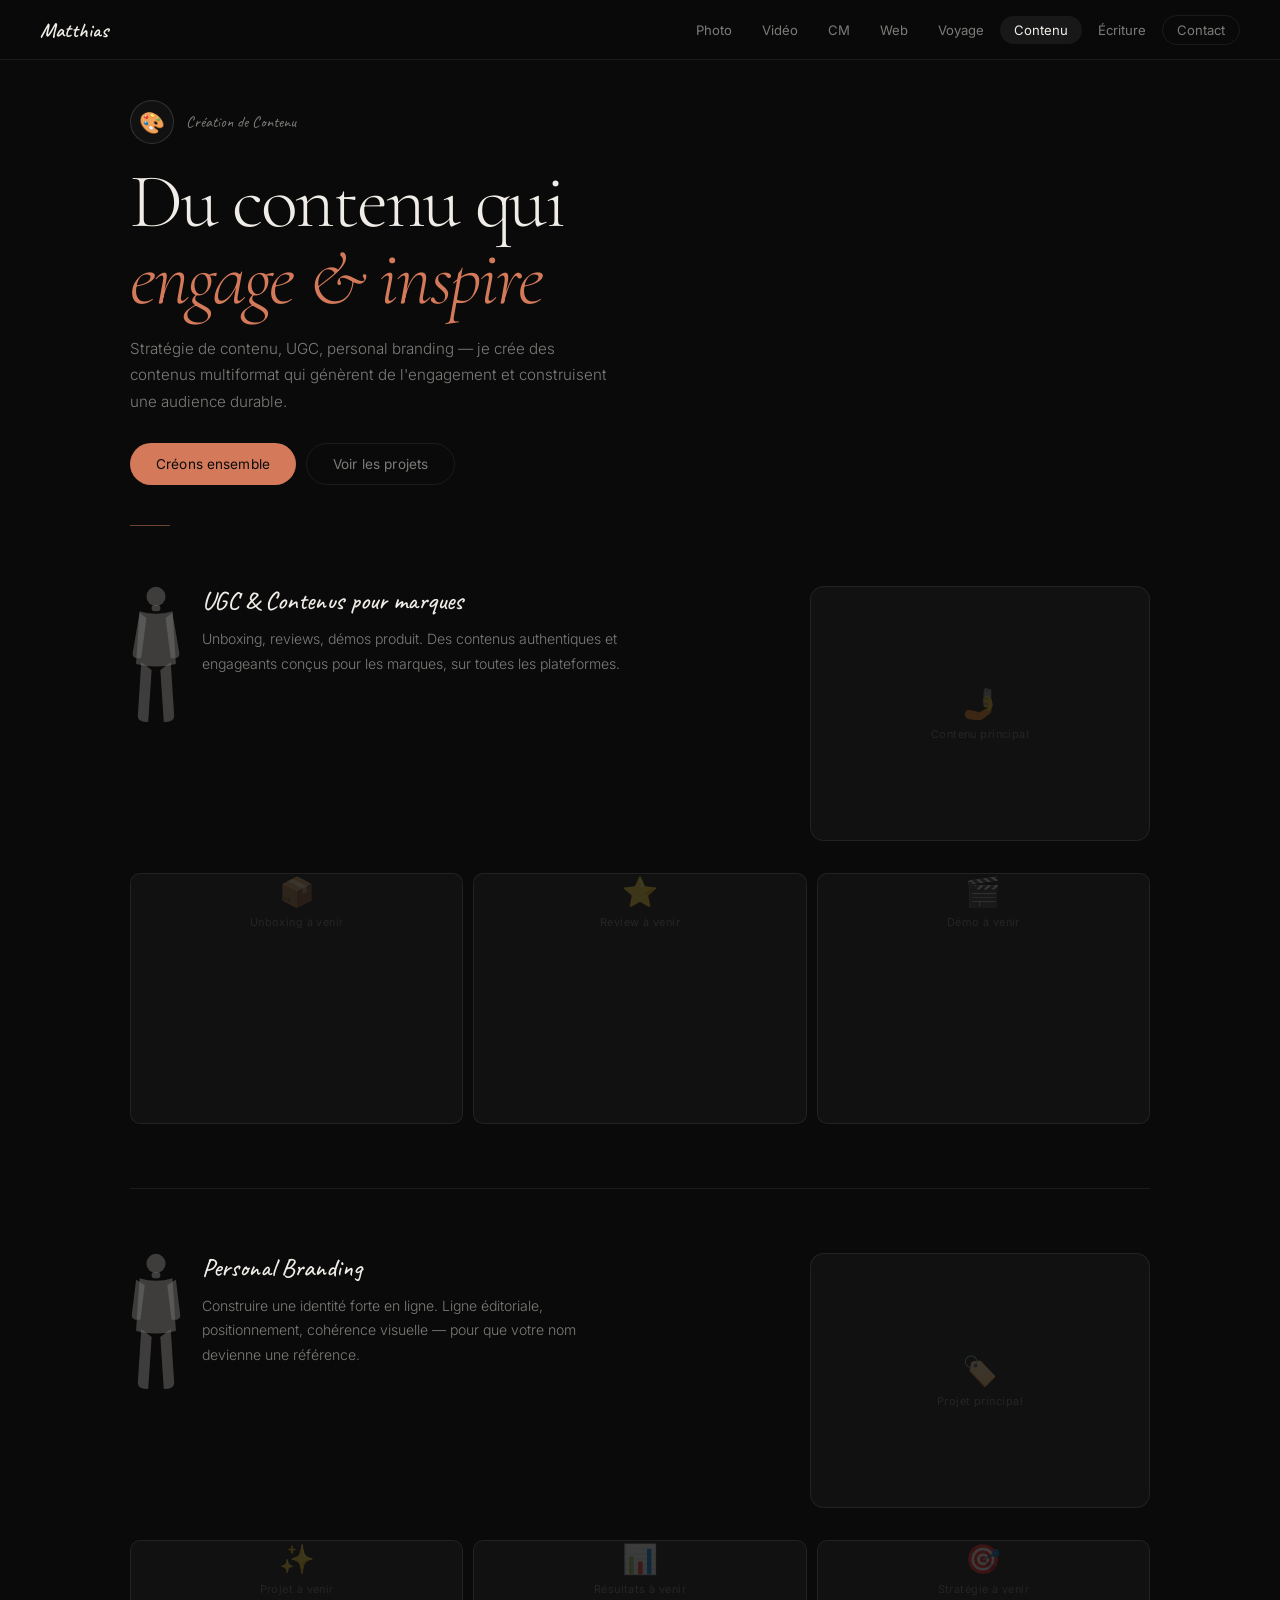
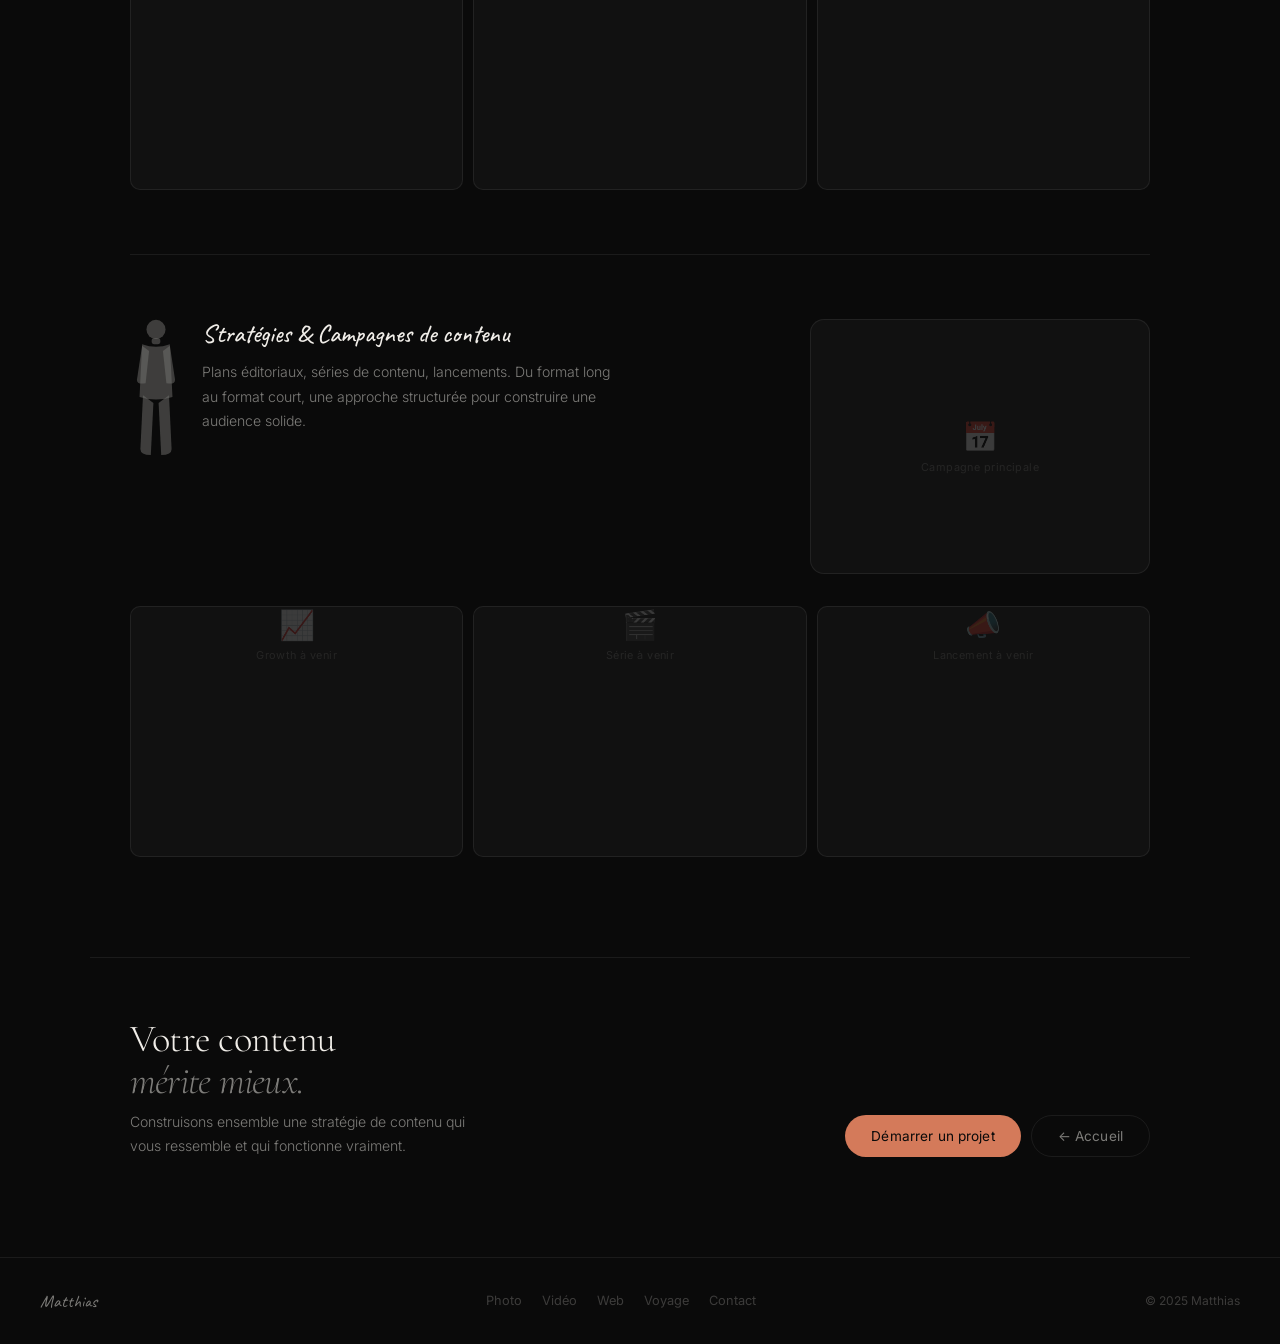
<file: creation-contenu.html>
<!DOCTYPE html>
<html lang="fr">
<head>
  <meta charset="UTF-8" />
  <meta name="viewport" content="width=device-width, initial-scale=1.0" />
  <title>Création de Contenu — Matthias</title>
  <link rel="stylesheet" href="style.css" />
  <style> :root { --page-color: var(--c-content); } </style>
</head>
<body>

  <nav class="navbar">
    <a class="nav-logo" href="index.html">Matthias</a>
    <div class="nav-links">
      <a href="photo.html">Photo</a><a href="video.html">Vidéo</a>
      <a href="community-manager.html">CM</a><a href="web-dev.html">Web</a>
      <a href="voyage.html">Voyage</a>
      <a href="creation-contenu.html" class="active">Contenu</a>
      <a href="ecriture.html">Écriture</a>
      <a href="mailto:contact@exemple.com" class="nav-cta">Contact</a>
    </div>
    <div class="nav-burger"><span></span><span></span><span></span></div>
  </nav>

  <!-- HERO -->
  <div class="page-hero">
    <div class="hero-eyebrow">
      <div class="fig-badge">🎨</div>
      <span>Création de Contenu</span>
    </div>
    <h1>Du contenu qui<br><em>engage & inspire</em></h1>
    <p class="hero-sub">Stratégie de contenu, UGC, personal branding — je crée des contenus multiformat qui génèrent de l'engagement et construisent une audience durable.</p>
    <div class="hero-actions">
      <a href="mailto:contact@exemple.com" class="btn btn-primary">Créons ensemble</a>
      <a href="#projets" class="btn btn-ghost">Voir les projets</a>
    </div>
    <div class="hero-line"></div>
  </div>

  <!-- PORTFOLIO -->
  <div class="portfolio-section" id="projets">

    <!-- ── Groupe : UGC & Contenus pour marques ── -->
    <div class="project-group reveal">
      <div class="group-row">
        <div class="group-lead">
          <div class="group-fig">
            <svg viewBox="0 0 60 160" fill="currentColor" style="width:52px;opacity:.65">
              <ellipse cx="30" cy="12" rx="11" ry="11"/>
              <rect x="25" y="22" width="10" height="7" rx="3"/>
              <path d="M11 29 Q30 35 49 29 L53 90 Q30 96 7 90 Z"/>
              <path d="M11 31 L3 78 Q3 85 13 83 L19 37 Z"/>
              <path d="M49 31 L57 78 Q57 85 47 83 L41 37 Z"/>
              <path d="M13 88 L9 150 Q9 157 21 157 L25 97 Z"/>
              <path d="M47 88 L51 150 Q51 157 39 157 L35 97 Z"/>
            </svg>
          </div>
          <div class="group-text">
            <h2>UGC & Contenus pour marques</h2>
            <p>Unboxing, reviews, démos produit. Des contenus authentiques et engageants conçus pour les marques, sur toutes les plateformes.</p>
          </div>
        </div>
        <div class="group-main-img">
          <div class="img-ph"><div class="ph-icon">🤳</div><span>Contenu principal</span></div>
        </div>
      </div>
      <div class="group-gallery">
        <div class="gallery-img"><div class="img-ph"><div class="ph-icon">📦</div><span>Unboxing à venir</span></div></div>
        <div class="gallery-img"><div class="img-ph"><div class="ph-icon">⭐</div><span>Review à venir</span></div></div>
        <div class="gallery-img"><div class="img-ph"><div class="ph-icon">🎬</div><span>Démo à venir</span></div></div>
      </div>
    </div>

    <!-- ── Groupe : Personal Branding ── -->
    <div class="project-group reveal">
      <div class="group-row">
        <div class="group-lead">
          <div class="group-fig">
            <svg viewBox="0 0 60 160" fill="currentColor" style="width:52px;opacity:.65">
              <ellipse cx="30" cy="12" rx="11" ry="11"/>
              <rect x="25" y="22" width="10" height="7" rx="3"/>
              <path d="M11 29 Q30 35 49 29 L53 90 Q30 96 7 90 Z"/>
              <path d="M7 31 L2 72 Q2 78 12 77 L17 37 Z"/>
              <path d="M53 31 L58 72 Q58 78 48 77 L43 37 Z"/>
              <path d="M13 88 L9 150 Q9 157 21 157 L25 97 Z"/>
              <path d="M47 88 L51 150 Q51 157 39 157 L35 97 Z"/>
            </svg>
          </div>
          <div class="group-text">
            <h2>Personal Branding</h2>
            <p>Construire une identité forte en ligne. Ligne éditoriale, positionnement, cohérence visuelle — pour que votre nom devienne une référence.</p>
          </div>
        </div>
        <div class="group-main-img">
          <div class="img-ph"><div class="ph-icon">🏷️</div><span>Projet principal</span></div>
        </div>
      </div>
      <div class="group-gallery">
        <div class="gallery-img"><div class="img-ph"><div class="ph-icon">✨</div><span>Projet à venir</span></div></div>
        <div class="gallery-img"><div class="img-ph"><div class="ph-icon">📊</div><span>Résultats à venir</span></div></div>
        <div class="gallery-img"><div class="img-ph"><div class="ph-icon">🎯</div><span>Stratégie à venir</span></div></div>
      </div>
    </div>

    <!-- ── Groupe : Stratégies & Campagnes ── -->
    <div class="project-group reveal">
      <div class="group-row">
        <div class="group-lead">
          <div class="group-fig">
            <svg viewBox="0 0 60 160" fill="currentColor" style="width:52px;opacity:.65">
              <ellipse cx="30" cy="12" rx="11" ry="11"/>
              <rect x="25" y="22" width="10" height="7" rx="3"/>
              <path d="M14 29 Q30 35 46 29 L49 90 Q30 96 11 90 Z"/>
              <path d="M14 31 L8 70 Q8 76 18 74 L22 37 Z"/>
              <path d="M46 31 L52 70 Q52 76 42 74 L38 37 Z"/>
              <path d="M15 88 L12 150 Q12 157 24 157 L27 97 Z"/>
              <path d="M45 88 L48 150 Q48 157 36 157 L33 97 Z"/>
            </svg>
          </div>
          <div class="group-text">
            <h2>Stratégies & Campagnes de contenu</h2>
            <p>Plans éditoriaux, séries de contenu, lancements. Du format long au format court, une approche structurée pour construire une audience solide.</p>
          </div>
        </div>
        <div class="group-main-img">
          <div class="img-ph"><div class="ph-icon">📅</div><span>Campagne principale</span></div>
        </div>
      </div>
      <div class="group-gallery">
        <div class="gallery-img"><div class="img-ph"><div class="ph-icon">📈</div><span>Growth à venir</span></div></div>
        <div class="gallery-img"><div class="img-ph"><div class="ph-icon">🎬</div><span>Série à venir</span></div></div>
        <div class="gallery-img"><div class="img-ph"><div class="ph-icon">📣</div><span>Lancement à venir</span></div></div>
      </div>
    </div>

  </div><!-- /portfolio-section -->

  <!-- CTA -->
  <div class="cta-section">
    <div class="cta-inner">
      <div>
        <h2 class="reveal">Votre contenu<br><em>mérite mieux.</em></h2>
        <p class="reveal">Construisons ensemble une stratégie de contenu qui vous ressemble et qui fonctionne vraiment.</p>
      </div>
      <div class="cta-actions reveal">
        <a href="mailto:contact@exemple.com" class="btn btn-primary">Démarrer un projet</a>
        <a href="index.html" class="btn btn-ghost">← Accueil</a>
      </div>
    </div>
  </div>

  <footer>
    <div class="footer-logo">Matthias</div>
    <div class="footer-links">
      <a href="photo.html">Photo</a><a href="video.html">Vidéo</a>
      <a href="web-dev.html">Web</a><a href="voyage.html">Voyage</a>
      <a href="mailto:contact@exemple.com">Contact</a>
    </div>
    <div class="footer-copy">&copy; 2025 Matthias</div>
  </footer>
  <script src="main.js"></script>
</body>
</html>
</file>
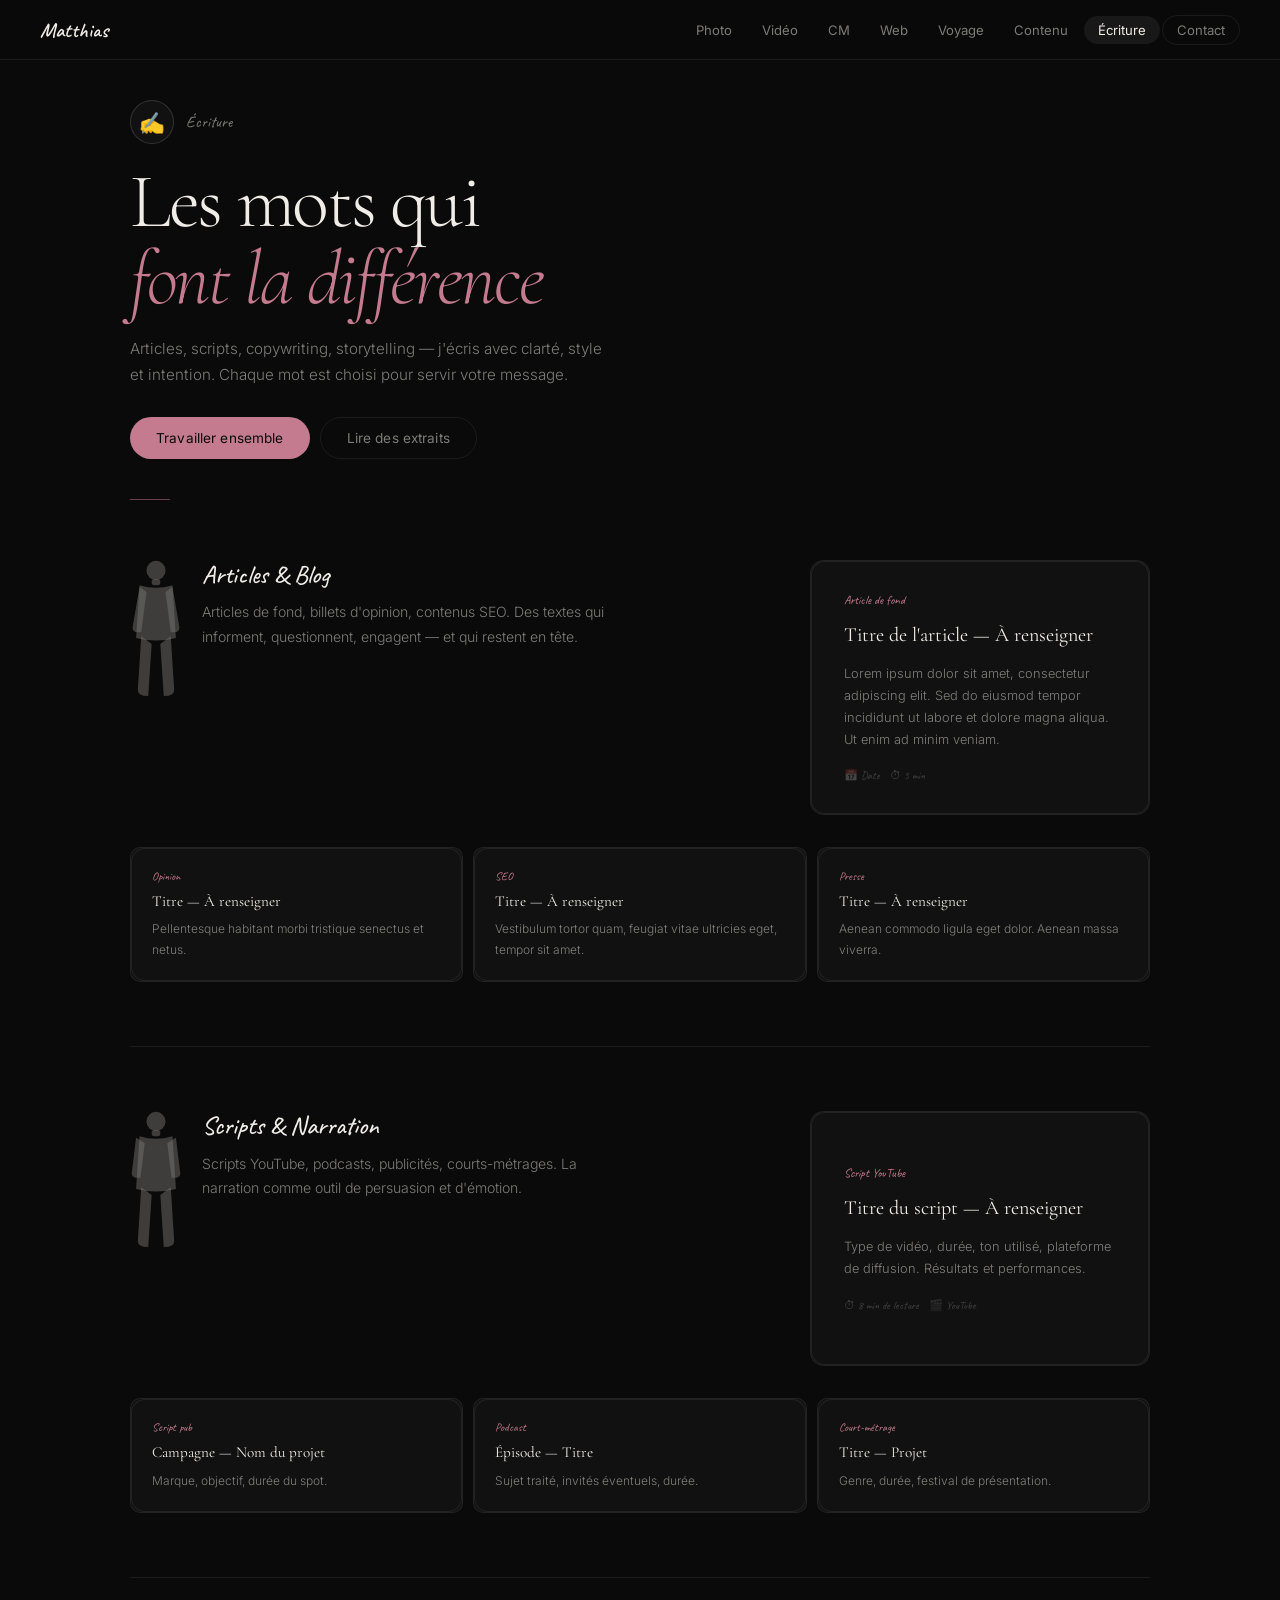
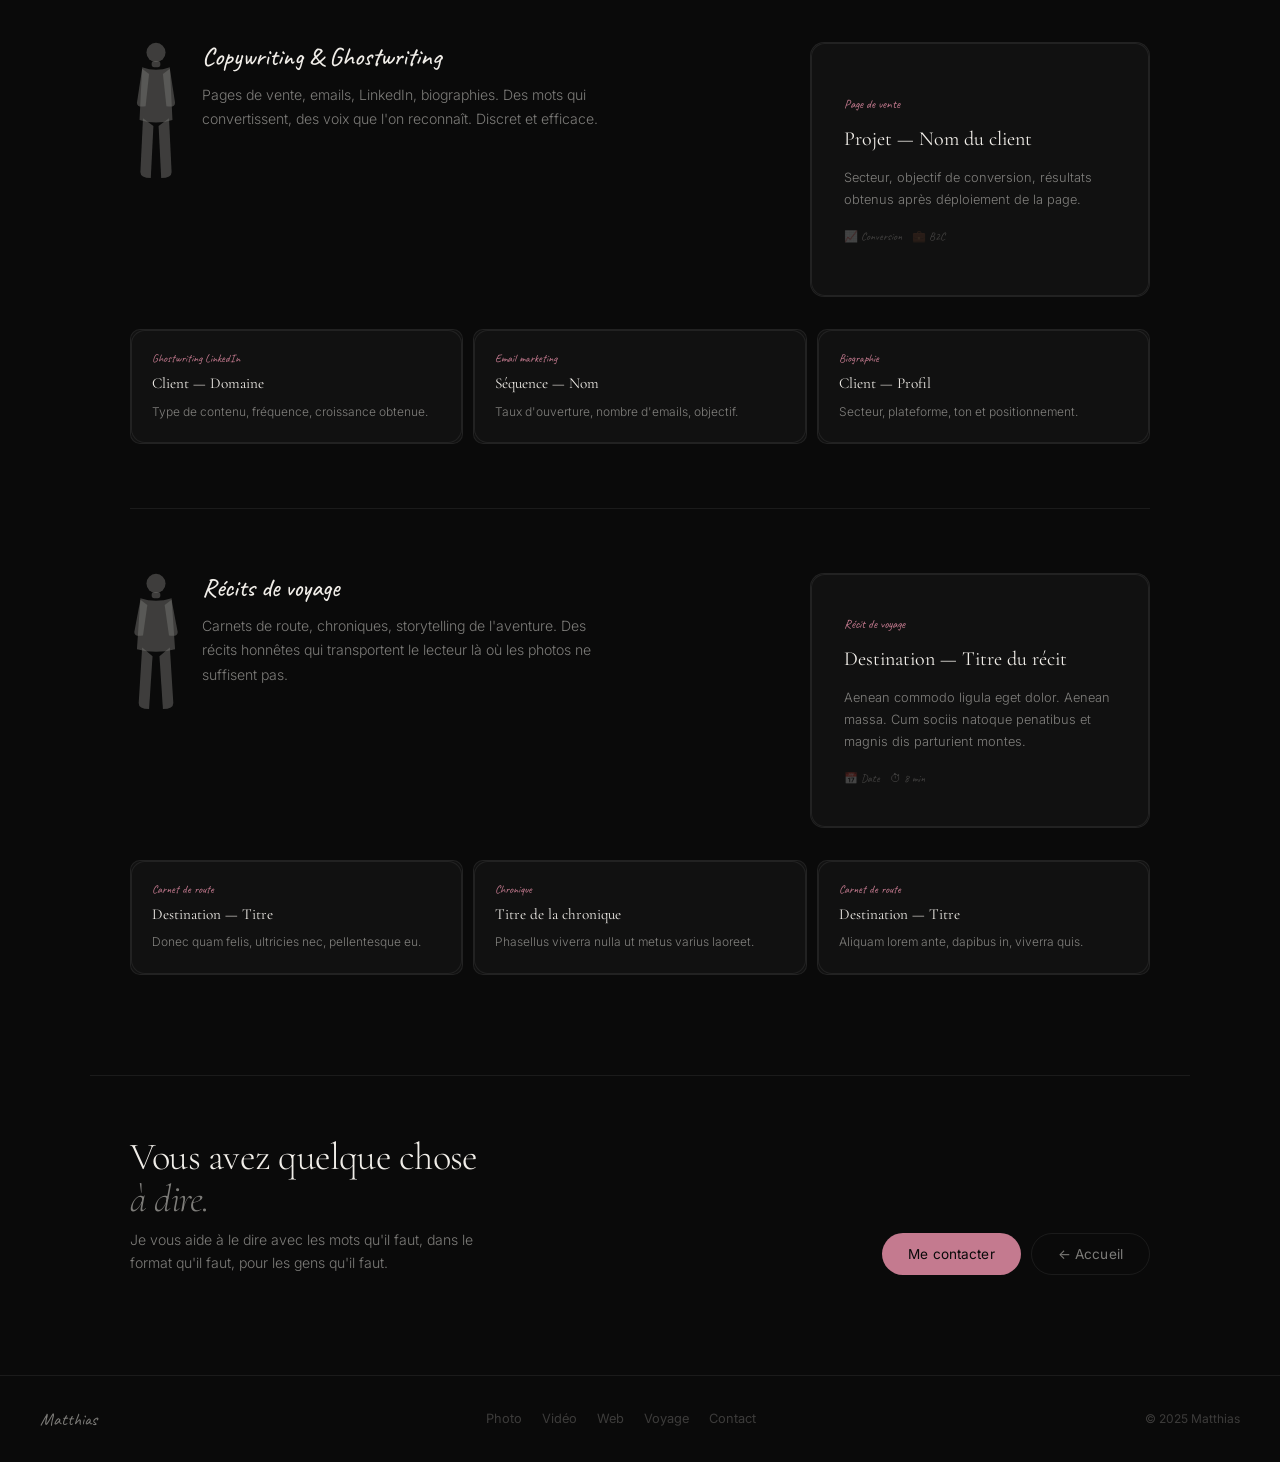
<file: ecriture.html>
<!DOCTYPE html>
<html lang="fr">
<head>
  <meta charset="UTF-8" />
  <meta name="viewport" content="width=device-width, initial-scale=1.0" />
  <title>Écriture — Matthias</title>
  <link rel="stylesheet" href="style.css" />
  <style>
    :root { --page-color: var(--c-writing); }
    .text-preview {
      width: 100%; height: 100%; min-height: 220px;
      background: var(--surface);
      border: 1px solid var(--border);
      border-radius: var(--r-md);
      padding: 28px 32px;
      display: flex; flex-direction: column; gap: 14px;
      justify-content: center;
    }
    .tp-label {
      font-family: var(--ff-hand);
      font-size: 0.78rem;
      color: var(--page-color);
    }
    .tp-title {
      font-family: var(--ff-display);
      font-size: 1.25rem;
      font-weight: 400;
      line-height: 1.35;
      color: var(--text-1);
    }
    .tp-body {
      font-size: 0.8rem;
      line-height: 1.7;
      color: var(--text-2);
      font-weight: 300;
    }
    .tp-meta {
      display: flex; gap: 10px;
      font-size: 0.7rem; color: var(--text-3);
      margin-top: 4px;
      font-family: var(--ff-hand);
    }
    .gallery-text-card {
      padding: 20px;
      background: var(--surface);
      border: 1px solid var(--border);
      border-radius: var(--r-md);
      display: flex; flex-direction: column; gap: 8px;
      height: 100%;
    }
    .gallery-text-card .tp-label { font-size: 0.72rem; }
    .gallery-text-card .tp-title { font-size: 0.95rem; }
    .gallery-text-card .tp-body { font-size: 0.75rem; }
  </style>
</head>
<body>

  <nav class="navbar">
    <a class="nav-logo" href="index.html">Matthias</a>
    <div class="nav-links">
      <a href="photo.html">Photo</a><a href="video.html">Vidéo</a>
      <a href="community-manager.html">CM</a><a href="web-dev.html">Web</a>
      <a href="voyage.html">Voyage</a><a href="creation-contenu.html">Contenu</a>
      <a href="ecriture.html" class="active">Écriture</a>
      <a href="mailto:contact@exemple.com" class="nav-cta">Contact</a>
    </div>
    <div class="nav-burger"><span></span><span></span><span></span></div>
  </nav>

  <!-- HERO -->
  <div class="page-hero">
    <div class="hero-eyebrow">
      <div class="fig-badge">✍️</div>
      <span>Écriture</span>
    </div>
    <h1>Les mots qui<br><em>font la différence</em></h1>
    <p class="hero-sub">Articles, scripts, copywriting, storytelling — j'écris avec clarté, style et intention. Chaque mot est choisi pour servir votre message.</p>
    <div class="hero-actions">
      <a href="mailto:contact@exemple.com" class="btn btn-primary">Travailler ensemble</a>
      <a href="#projets" class="btn btn-ghost">Lire des extraits</a>
    </div>
    <div class="hero-line"></div>
  </div>

  <!-- PORTFOLIO -->
  <div class="portfolio-section" id="projets">

    <!-- ── Groupe : Articles & Blog ── -->
    <div class="project-group reveal">
      <div class="group-row">
        <div class="group-lead">
          <div class="group-fig">
            <svg viewBox="0 0 60 160" fill="currentColor" style="width:52px;opacity:.65">
              <ellipse cx="30" cy="12" rx="11" ry="11"/>
              <rect x="25" y="22" width="10" height="7" rx="3"/>
              <path d="M11 29 Q30 35 49 29 L53 90 Q30 96 7 90 Z"/>
              <path d="M11 31 L3 78 Q3 85 13 83 L19 37 Z"/>
              <path d="M49 31 L57 78 Q57 85 47 83 L41 37 Z"/>
              <path d="M13 88 L9 150 Q9 157 21 157 L25 97 Z"/>
              <path d="M47 88 L51 150 Q51 157 39 157 L35 97 Z"/>
            </svg>
          </div>
          <div class="group-text">
            <h2>Articles & Blog</h2>
            <p>Articles de fond, billets d'opinion, contenus SEO. Des textes qui informent, questionnent, engagent — et qui restent en tête.</p>
          </div>
        </div>
        <div class="group-main-img">
          <div class="text-preview">
            <div class="tp-label">Article de fond</div>
            <div class="tp-title">Titre de l'article — À renseigner</div>
            <div class="tp-body">Lorem ipsum dolor sit amet, consectetur adipiscing elit. Sed do eiusmod tempor incididunt ut labore et dolore magna aliqua. Ut enim ad minim veniam.</div>
            <div class="tp-meta"><span>📅 Date</span><span>⏱ 5 min</span></div>
          </div>
        </div>
      </div>
      <div class="group-gallery">
        <div class="gallery-img">
          <div class="gallery-text-card">
            <div class="tp-label">Opinion</div>
            <div class="tp-title">Titre — À renseigner</div>
            <div class="tp-body">Pellentesque habitant morbi tristique senectus et netus.</div>
          </div>
        </div>
        <div class="gallery-img">
          <div class="gallery-text-card">
            <div class="tp-label">SEO</div>
            <div class="tp-title">Titre — À renseigner</div>
            <div class="tp-body">Vestibulum tortor quam, feugiat vitae ultricies eget, tempor sit amet.</div>
          </div>
        </div>
        <div class="gallery-img">
          <div class="gallery-text-card">
            <div class="tp-label">Presse</div>
            <div class="tp-title">Titre — À renseigner</div>
            <div class="tp-body">Aenean commodo ligula eget dolor. Aenean massa viverra.</div>
          </div>
        </div>
      </div>
    </div>

    <!-- ── Groupe : Scripts & Narration ── -->
    <div class="project-group reveal">
      <div class="group-row">
        <div class="group-lead">
          <div class="group-fig">
            <svg viewBox="0 0 60 160" fill="currentColor" style="width:52px;opacity:.65">
              <ellipse cx="30" cy="12" rx="11" ry="11"/>
              <rect x="25" y="22" width="10" height="7" rx="3"/>
              <path d="M11 29 Q30 35 49 29 L53 90 Q30 96 7 90 Z"/>
              <path d="M7 31 L2 72 Q2 78 12 77 L17 37 Z"/>
              <path d="M53 31 L58 72 Q58 78 48 77 L43 37 Z"/>
              <path d="M13 88 L9 150 Q9 157 21 157 L25 97 Z"/>
              <path d="M47 88 L51 150 Q51 157 39 157 L35 97 Z"/>
            </svg>
          </div>
          <div class="group-text">
            <h2>Scripts & Narration</h2>
            <p>Scripts YouTube, podcasts, publicités, courts-métrages. La narration comme outil de persuasion et d'émotion.</p>
          </div>
        </div>
        <div class="group-main-img">
          <div class="text-preview">
            <div class="tp-label">Script YouTube</div>
            <div class="tp-title">Titre du script — À renseigner</div>
            <div class="tp-body">Type de vidéo, durée, ton utilisé, plateforme de diffusion. Résultats et performances.</div>
            <div class="tp-meta"><span>⏱ 8 min de lecture</span><span>🎬 YouTube</span></div>
          </div>
        </div>
      </div>
      <div class="group-gallery">
        <div class="gallery-img">
          <div class="gallery-text-card">
            <div class="tp-label">Script pub</div>
            <div class="tp-title">Campagne — Nom du projet</div>
            <div class="tp-body">Marque, objectif, durée du spot.</div>
          </div>
        </div>
        <div class="gallery-img">
          <div class="gallery-text-card">
            <div class="tp-label">Podcast</div>
            <div class="tp-title">Épisode — Titre</div>
            <div class="tp-body">Sujet traité, invités éventuels, durée.</div>
          </div>
        </div>
        <div class="gallery-img">
          <div class="gallery-text-card">
            <div class="tp-label">Court-métrage</div>
            <div class="tp-title">Titre — Projet</div>
            <div class="tp-body">Genre, durée, festival de présentation.</div>
          </div>
        </div>
      </div>
    </div>

    <!-- ── Groupe : Copywriting & Ghostwriting ── -->
    <div class="project-group reveal">
      <div class="group-row">
        <div class="group-lead">
          <div class="group-fig">
            <svg viewBox="0 0 60 160" fill="currentColor" style="width:52px;opacity:.65">
              <ellipse cx="30" cy="12" rx="11" ry="11"/>
              <rect x="25" y="22" width="10" height="7" rx="3"/>
              <path d="M14 29 Q30 35 46 29 L49 90 Q30 96 11 90 Z"/>
              <path d="M14 31 L8 70 Q8 76 18 74 L22 37 Z"/>
              <path d="M46 31 L52 70 Q52 76 42 74 L38 37 Z"/>
              <path d="M15 88 L12 150 Q12 157 24 157 L27 97 Z"/>
              <path d="M45 88 L48 150 Q48 157 36 157 L33 97 Z"/>
            </svg>
          </div>
          <div class="group-text">
            <h2>Copywriting & Ghostwriting</h2>
            <p>Pages de vente, emails, LinkedIn, biographies. Des mots qui convertissent, des voix que l'on reconnaît. Discret et efficace.</p>
          </div>
        </div>
        <div class="group-main-img">
          <div class="text-preview">
            <div class="tp-label">Page de vente</div>
            <div class="tp-title">Projet — Nom du client</div>
            <div class="tp-body">Secteur, objectif de conversion, résultats obtenus après déploiement de la page.</div>
            <div class="tp-meta"><span>📈 Conversion</span><span>💼 B2C</span></div>
          </div>
        </div>
      </div>
      <div class="group-gallery">
        <div class="gallery-img">
          <div class="gallery-text-card">
            <div class="tp-label">Ghostwriting LinkedIn</div>
            <div class="tp-title">Client — Domaine</div>
            <div class="tp-body">Type de contenu, fréquence, croissance obtenue.</div>
          </div>
        </div>
        <div class="gallery-img">
          <div class="gallery-text-card">
            <div class="tp-label">Email marketing</div>
            <div class="tp-title">Séquence — Nom</div>
            <div class="tp-body">Taux d'ouverture, nombre d'emails, objectif.</div>
          </div>
        </div>
        <div class="gallery-img">
          <div class="gallery-text-card">
            <div class="tp-label">Biographie</div>
            <div class="tp-title">Client — Profil</div>
            <div class="tp-body">Secteur, plateforme, ton et positionnement.</div>
          </div>
        </div>
      </div>
    </div>

    <!-- ── Groupe : Récits de voyage ── -->
    <div class="project-group reveal">
      <div class="group-row">
        <div class="group-lead">
          <div class="group-fig">
            <svg viewBox="0 0 60 160" fill="currentColor" style="width:52px;opacity:.65">
              <ellipse cx="30" cy="12" rx="11" ry="11"/>
              <rect x="25" y="22" width="10" height="7" rx="3"/>
              <path d="M12 29 Q30 35 48 29 L52 88 Q30 94 8 88 Z"/>
              <path d="M12 31 L5 68 Q5 74 15 72 L20 37 Z"/>
              <path d="M48 31 L55 68 Q55 74 45 72 L40 37 Z"/>
              <path d="M14 86 L10 150 Q10 157 22 157 L26 96 Z"/>
              <path d="M46 86 L50 150 Q50 157 38 157 L34 96 Z"/>
            </svg>
          </div>
          <div class="group-text">
            <h2>Récits de voyage</h2>
            <p>Carnets de route, chroniques, storytelling de l'aventure. Des récits honnêtes qui transportent le lecteur là où les photos ne suffisent pas.</p>
          </div>
        </div>
        <div class="group-main-img">
          <div class="text-preview">
            <div class="tp-label">Récit de voyage</div>
            <div class="tp-title">Destination — Titre du récit</div>
            <div class="tp-body">Aenean commodo ligula eget dolor. Aenean massa. Cum sociis natoque penatibus et magnis dis parturient montes.</div>
            <div class="tp-meta"><span>📅 Date</span><span>⏱ 8 min</span></div>
          </div>
        </div>
      </div>
      <div class="group-gallery">
        <div class="gallery-img">
          <div class="gallery-text-card">
            <div class="tp-label">Carnet de route</div>
            <div class="tp-title">Destination — Titre</div>
            <div class="tp-body">Donec quam felis, ultricies nec, pellentesque eu.</div>
          </div>
        </div>
        <div class="gallery-img">
          <div class="gallery-text-card">
            <div class="tp-label">Chronique</div>
            <div class="tp-title">Titre de la chronique</div>
            <div class="tp-body">Phasellus viverra nulla ut metus varius laoreet.</div>
          </div>
        </div>
        <div class="gallery-img">
          <div class="gallery-text-card">
            <div class="tp-label">Carnet de route</div>
            <div class="tp-title">Destination — Titre</div>
            <div class="tp-body">Aliquam lorem ante, dapibus in, viverra quis.</div>
          </div>
        </div>
      </div>
    </div>

  </div><!-- /portfolio-section -->

  <!-- CTA -->
  <div class="cta-section">
    <div class="cta-inner">
      <div>
        <h2 class="reveal">Vous avez quelque chose<br><em>à dire.</em></h2>
        <p class="reveal">Je vous aide à le dire avec les mots qu'il faut, dans le format qu'il faut, pour les gens qu'il faut.</p>
      </div>
      <div class="cta-actions reveal">
        <a href="mailto:contact@exemple.com" class="btn btn-primary">Me contacter</a>
        <a href="index.html" class="btn btn-ghost">← Accueil</a>
      </div>
    </div>
  </div>

  <footer>
    <div class="footer-logo">Matthias</div>
    <div class="footer-links">
      <a href="photo.html">Photo</a><a href="video.html">Vidéo</a>
      <a href="web-dev.html">Web</a><a href="voyage.html">Voyage</a>
      <a href="mailto:contact@exemple.com">Contact</a>
    </div>
    <div class="footer-copy">&copy; 2025 Matthias</div>
  </footer>
  <script src="main.js"></script>
</body>
</html>
</file>
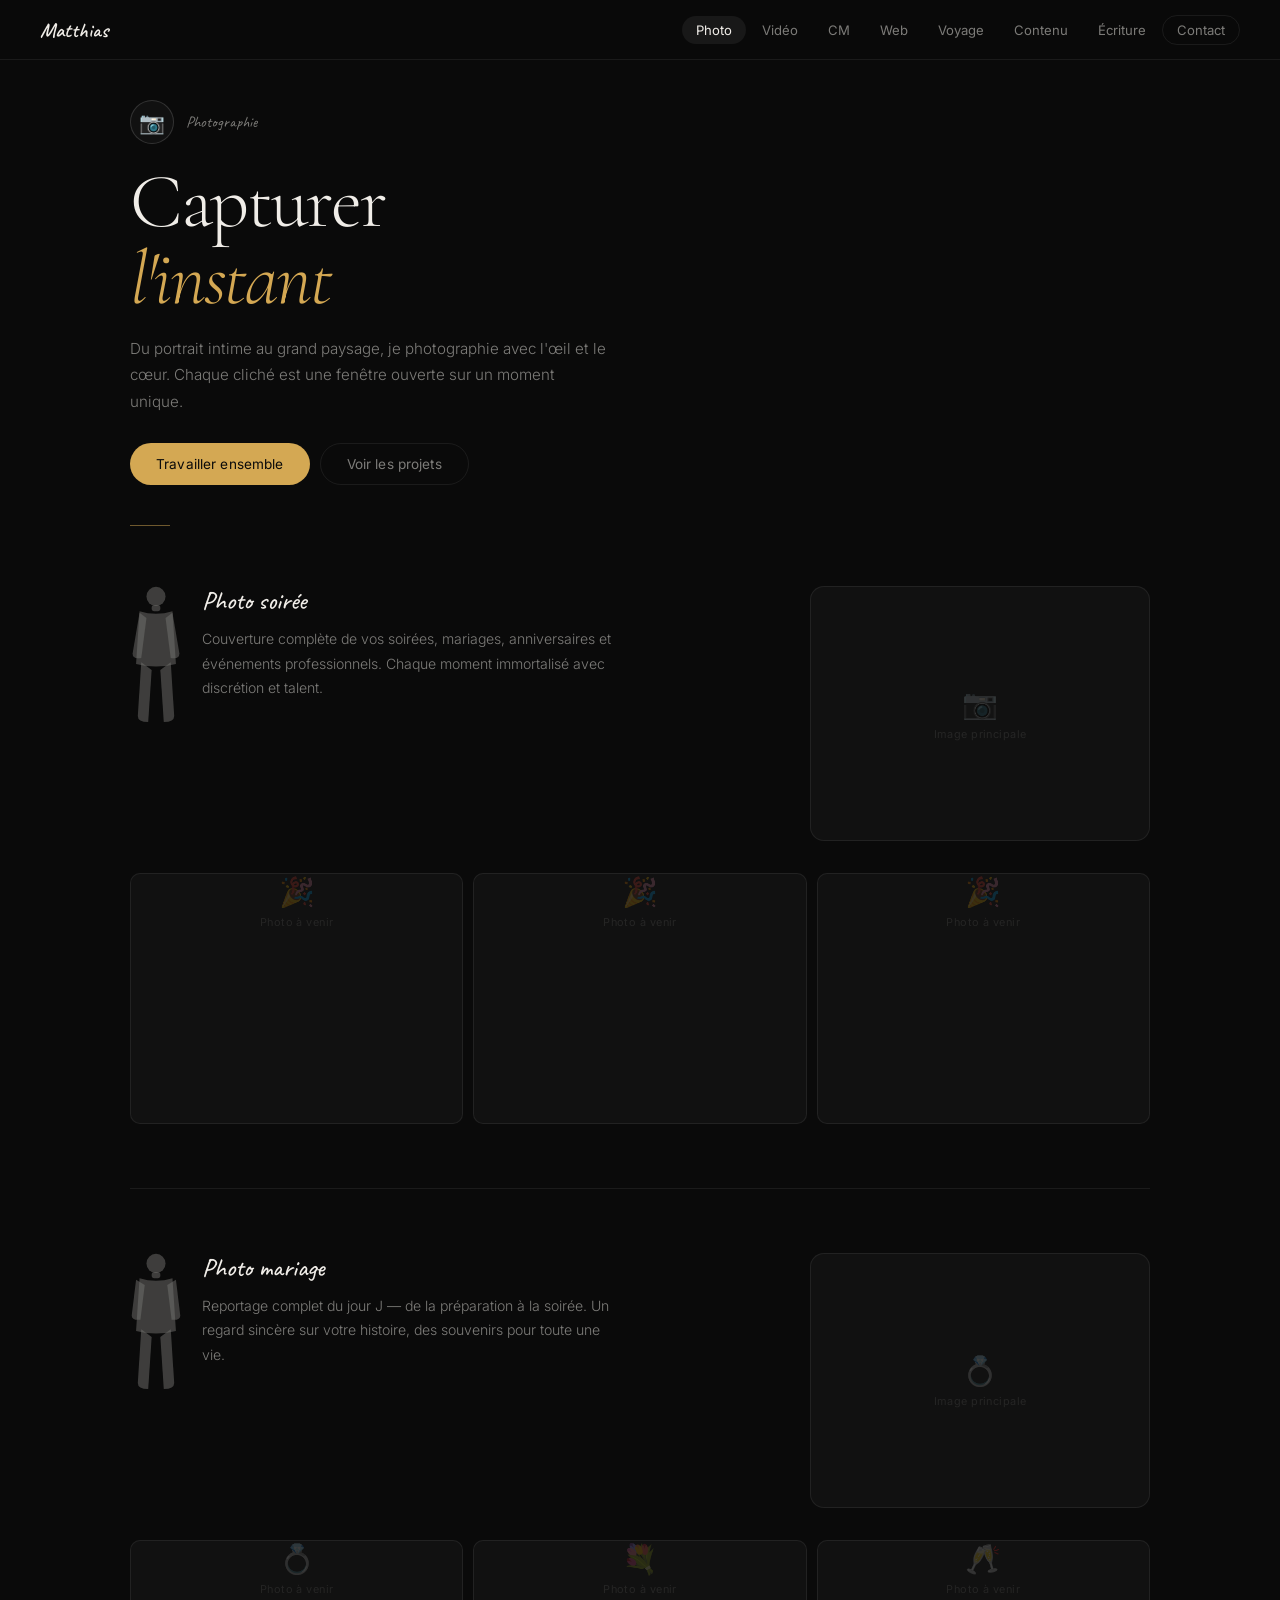
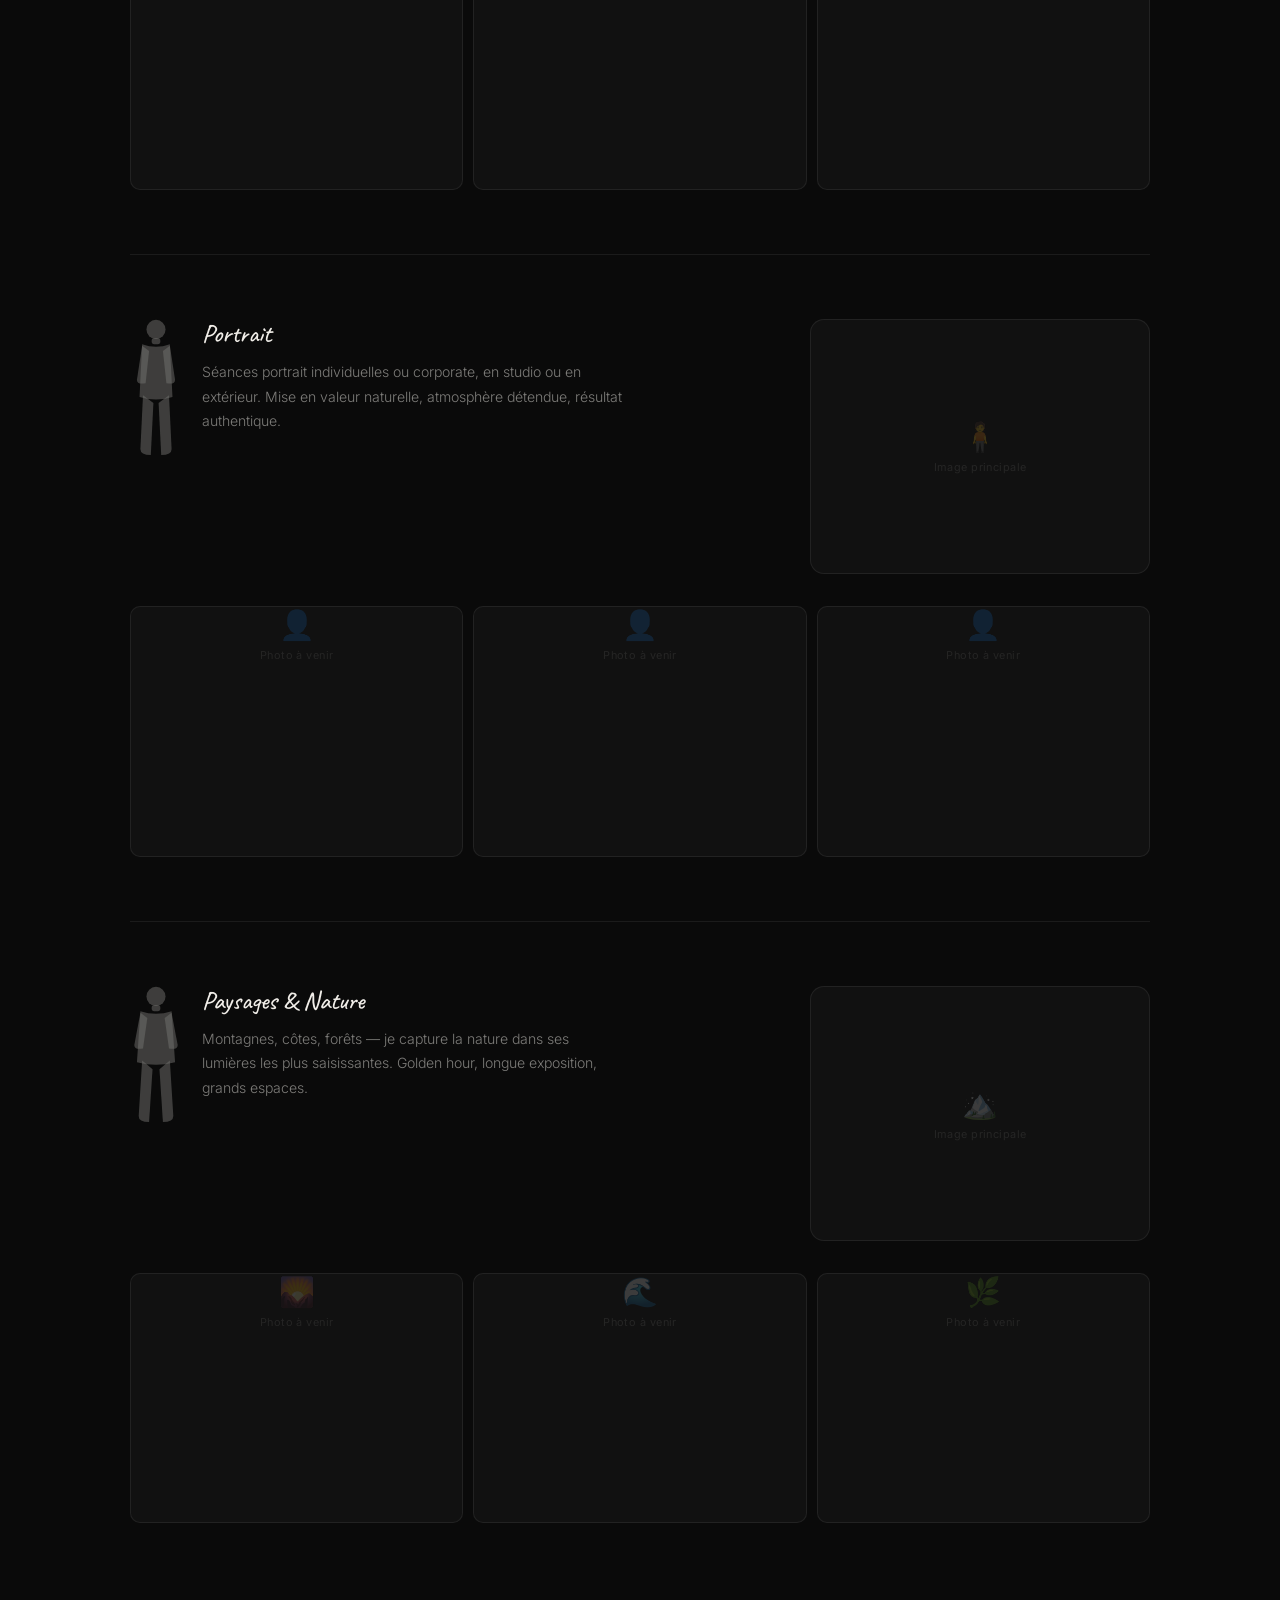
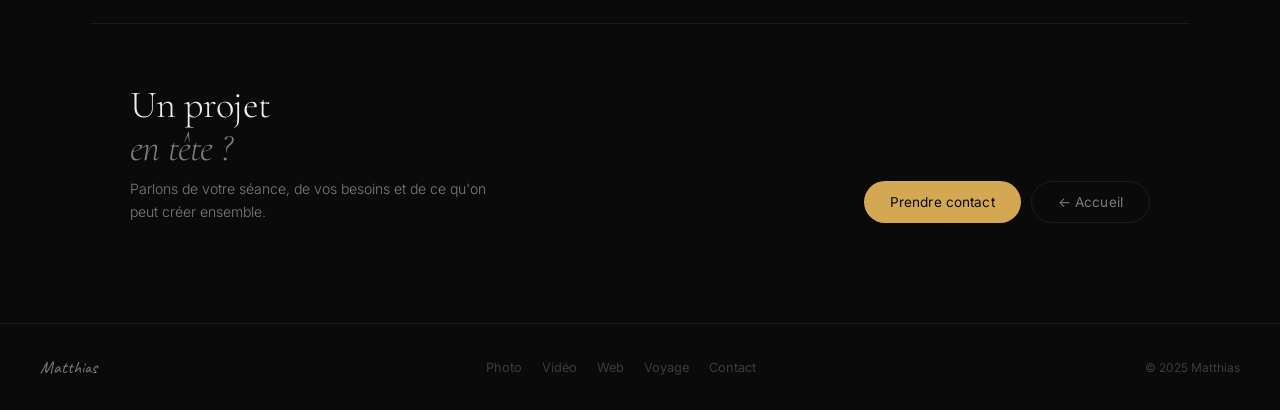
<file: photo.html>
<!DOCTYPE html>
<html lang="fr">
<head>
  <meta charset="UTF-8" />
  <meta name="viewport" content="width=device-width, initial-scale=1.0" />
  <title>Photographie — Matthias</title>
  <link rel="stylesheet" href="style.css" />
  <style> :root { --page-color: #d4a853; } </style>
</head>
<body>

  <nav class="navbar">
    <a class="nav-logo" href="index.html">Matthias</a>
    <div class="nav-links">
      <a href="photo.html" class="active">Photo</a>
      <a href="video.html">Vidéo</a>
      <a href="community-manager.html">CM</a>
      <a href="web-dev.html">Web</a>
      <a href="voyage.html">Voyage</a>
      <a href="creation-contenu.html">Contenu</a>
      <a href="ecriture.html">Écriture</a>
      <a href="mailto:contact@exemple.com" class="nav-cta">Contact</a>
    </div>
    <div class="nav-burger"><span></span><span></span><span></span></div>
  </nav>

  <!-- HERO -->
  <div class="page-hero">
    <div class="hero-eyebrow">
      <div class="fig-badge">📷</div>
      <span>Photographie</span>
    </div>
    <h1>Capturer<br><em>l'instant</em></h1>
    <p class="hero-sub">Du portrait intime au grand paysage, je photographie avec l'œil et le cœur. Chaque cliché est une fenêtre ouverte sur un moment unique.</p>
    <div class="hero-actions">
      <a href="mailto:contact@exemple.com" class="btn btn-primary">Travailler ensemble</a>
      <a href="#projets" class="btn btn-ghost">Voir les projets</a>
    </div>
    <div class="hero-line"></div>
  </div>

  <!-- PORTFOLIO -->
  <div class="portfolio-section" id="projets">

    <!-- ── Groupe : Photo soirée ── -->
    <div class="project-group reveal">
      <div class="group-row">
        <div class="group-lead">
          <div class="group-fig">
            <svg viewBox="0 0 60 160" fill="currentColor" style="width:52px;opacity:.65">
              <ellipse cx="30" cy="12" rx="11" ry="11"/>
              <rect x="25" y="22" width="10" height="7" rx="3"/>
              <path d="M11 29 Q30 35 49 29 L53 90 Q30 96 7 90 Z"/>
              <path d="M11 31 L3 78 Q3 85 13 83 L19 37 Z"/>
              <path d="M49 31 L57 78 Q57 85 47 83 L41 37 Z"/>
              <path d="M13 88 L9 150 Q9 157 21 157 L25 97 Z"/>
              <path d="M47 88 L51 150 Q51 157 39 157 L35 97 Z"/>
            </svg>
          </div>
          <div class="group-text">
            <h2>Photo soirée</h2>
            <p>Couverture complète de vos soirées, mariages, anniversaires et événements professionnels. Chaque moment immortalisé avec discrétion et talent.</p>
          </div>
        </div>
        <div class="group-main-img">
          <div class="img-ph"><div class="ph-icon">📷</div><span>Image principale</span></div>
        </div>
      </div>
      <div class="group-gallery">
        <div class="gallery-img"><div class="img-ph"><div class="ph-icon">🎉</div><span>Photo à venir</span></div></div>
        <div class="gallery-img"><div class="img-ph"><div class="ph-icon">🎉</div><span>Photo à venir</span></div></div>
        <div class="gallery-img"><div class="img-ph"><div class="ph-icon">🎉</div><span>Photo à venir</span></div></div>
      </div>
    </div>

    <!-- ── Groupe : Photo mariage ── -->
    <div class="project-group reveal">
      <div class="group-row">
        <div class="group-lead">
          <div class="group-fig">
            <svg viewBox="0 0 60 160" fill="currentColor" style="width:52px;opacity:.65">
              <ellipse cx="30" cy="12" rx="11" ry="11"/>
              <rect x="25" y="22" width="10" height="7" rx="3"/>
              <path d="M11 29 Q30 35 49 29 L53 90 Q30 96 7 90 Z"/>
              <path d="M7 31 L2 72 Q2 78 12 77 L17 37 Z"/>
              <path d="M53 31 L58 72 Q58 78 48 77 L43 37 Z"/>
              <path d="M13 88 L9 150 Q9 157 21 157 L25 97 Z"/>
              <path d="M47 88 L51 150 Q51 157 39 157 L35 97 Z"/>
            </svg>
          </div>
          <div class="group-text">
            <h2>Photo mariage</h2>
            <p>Reportage complet du jour J — de la préparation à la soirée. Un regard sincère sur votre histoire, des souvenirs pour toute une vie.</p>
          </div>
        </div>
        <div class="group-main-img">
          <div class="img-ph"><div class="ph-icon">💍</div><span>Image principale</span></div>
        </div>
      </div>
      <div class="group-gallery">
        <div class="gallery-img"><div class="img-ph"><div class="ph-icon">💍</div><span>Photo à venir</span></div></div>
        <div class="gallery-img"><div class="img-ph"><div class="ph-icon">💐</div><span>Photo à venir</span></div></div>
        <div class="gallery-img"><div class="img-ph"><div class="ph-icon">🥂</div><span>Photo à venir</span></div></div>
      </div>
    </div>

    <!-- ── Groupe : Portrait ── -->
    <div class="project-group reveal">
      <div class="group-row">
        <div class="group-lead">
          <div class="group-fig">
            <svg viewBox="0 0 60 160" fill="currentColor" style="width:52px;opacity:.65">
              <ellipse cx="30" cy="12" rx="11" ry="11"/>
              <rect x="25" y="22" width="10" height="7" rx="3"/>
              <path d="M14 29 Q30 35 46 29 L49 90 Q30 96 11 90 Z"/>
              <path d="M14 31 L8 70 Q8 76 18 74 L22 37 Z"/>
              <path d="M46 31 L52 70 Q52 76 42 74 L38 37 Z"/>
              <path d="M15 88 L12 150 Q12 157 24 157 L27 97 Z"/>
              <path d="M45 88 L48 150 Q48 157 36 157 L33 97 Z"/>
            </svg>
          </div>
          <div class="group-text">
            <h2>Portrait</h2>
            <p>Séances portrait individuelles ou corporate, en studio ou en extérieur. Mise en valeur naturelle, atmosphère détendue, résultat authentique.</p>
          </div>
        </div>
        <div class="group-main-img">
          <div class="img-ph"><div class="ph-icon">🧍</div><span>Image principale</span></div>
        </div>
      </div>
      <div class="group-gallery">
        <div class="gallery-img"><div class="img-ph"><div class="ph-icon">👤</div><span>Photo à venir</span></div></div>
        <div class="gallery-img"><div class="img-ph"><div class="ph-icon">👤</div><span>Photo à venir</span></div></div>
        <div class="gallery-img"><div class="img-ph"><div class="ph-icon">👤</div><span>Photo à venir</span></div></div>
      </div>
    </div>

    <!-- ── Groupe : Paysages ── -->
    <div class="project-group reveal">
      <div class="group-row">
        <div class="group-lead">
          <div class="group-fig">
            <svg viewBox="0 0 60 160" fill="currentColor" style="width:52px;opacity:.65">
              <ellipse cx="30" cy="12" rx="11" ry="11"/>
              <rect x="25" y="22" width="10" height="7" rx="3"/>
              <path d="M12 29 Q30 35 48 29 L52 88 Q30 94 8 88 Z"/>
              <path d="M12 31 L5 68 Q5 74 15 72 L20 37 Z"/>
              <path d="M48 31 L55 68 Q55 74 45 72 L40 37 Z"/>
              <path d="M14 86 L10 150 Q10 157 22 157 L26 96 Z"/>
              <path d="M46 86 L50 150 Q50 157 38 157 L34 96 Z"/>
            </svg>
          </div>
          <div class="group-text">
            <h2>Paysages & Nature</h2>
            <p>Montagnes, côtes, forêts — je capture la nature dans ses lumières les plus saisissantes. Golden hour, longue exposition, grands espaces.</p>
          </div>
        </div>
        <div class="group-main-img">
          <div class="img-ph"><div class="ph-icon">🏔️</div><span>Image principale</span></div>
        </div>
      </div>
      <div class="group-gallery">
        <div class="gallery-img"><div class="img-ph"><div class="ph-icon">🌄</div><span>Photo à venir</span></div></div>
        <div class="gallery-img"><div class="img-ph"><div class="ph-icon">🌊</div><span>Photo à venir</span></div></div>
        <div class="gallery-img"><div class="img-ph"><div class="ph-icon">🌿</div><span>Photo à venir</span></div></div>
      </div>
    </div>

  </div><!-- /portfolio-section -->

  <!-- CTA -->
  <div class="cta-section">
    <div class="cta-inner">
      <div>
        <h2 class="reveal">Un projet<br><em>en tête ?</em></h2>
        <p class="reveal">Parlons de votre séance, de vos besoins et de ce qu'on peut créer ensemble.</p>
      </div>
      <div class="cta-actions reveal">
        <a href="mailto:contact@exemple.com" class="btn btn-primary">Prendre contact</a>
        <a href="index.html" class="btn btn-ghost">← Accueil</a>
      </div>
    </div>
  </div>

  <footer>
    <div class="footer-logo">Matthias</div>
    <div class="footer-links">
      <a href="photo.html">Photo</a><a href="video.html">Vidéo</a>
      <a href="web-dev.html">Web</a><a href="voyage.html">Voyage</a>
      <a href="mailto:contact@exemple.com">Contact</a>
    </div>
    <div class="footer-copy">&copy; 2025 Matthias</div>
  </footer>
  <script src="main.js"></script>
</body>
</html>
</file>
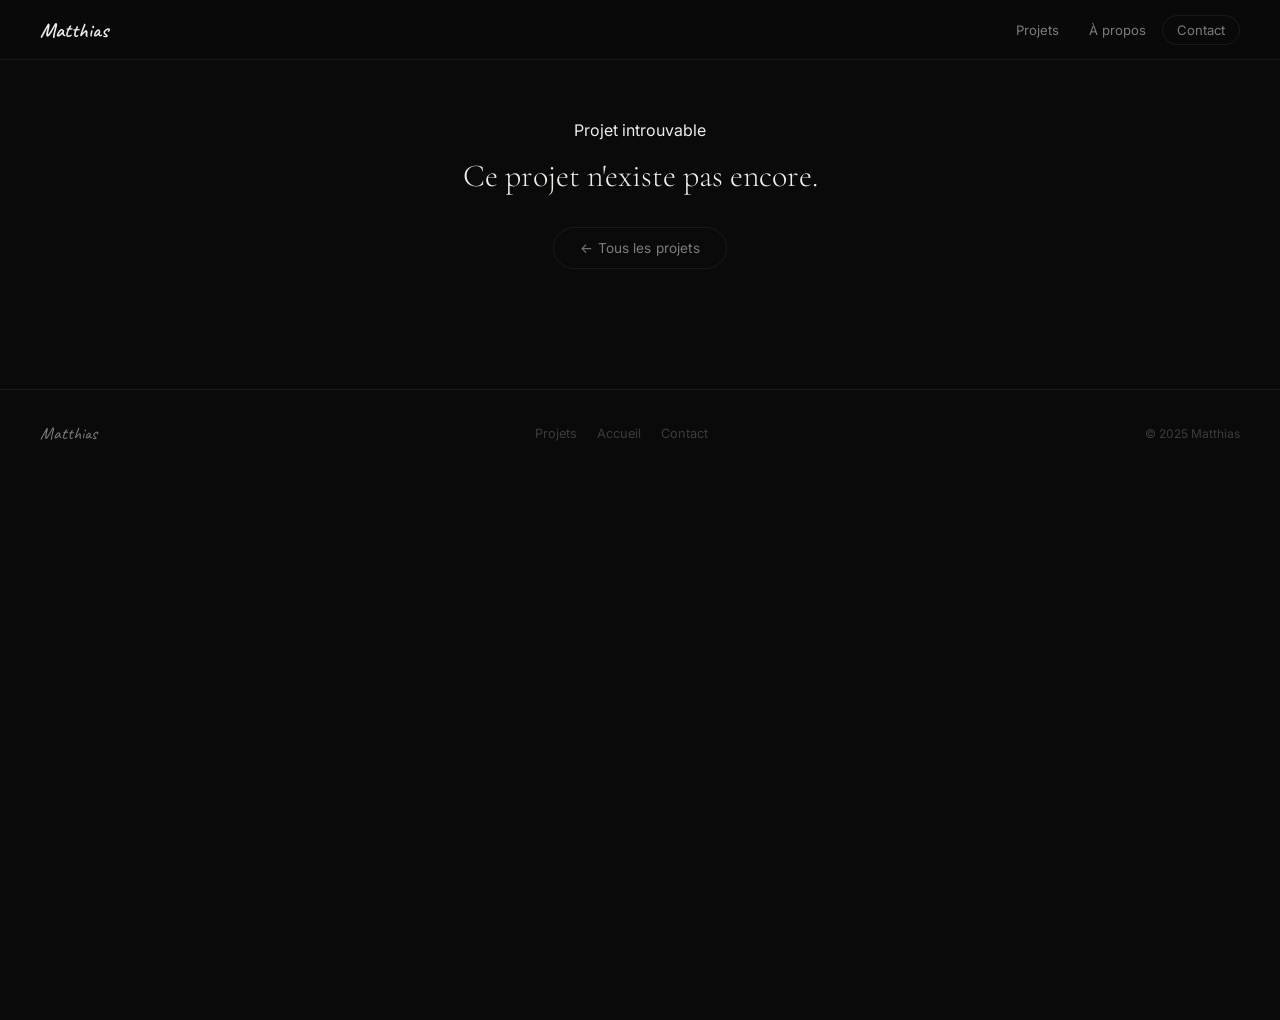
<file: projet.html>
<!DOCTYPE html>
<html lang="fr">
<head>
  <meta charset="UTF-8" />
  <meta name="viewport" content="width=device-width, initial-scale=1.0" />
  <title>Projet — Matthias</title>
  <link rel="stylesheet" href="style.css" />
  <style>
    .projet-hero {
      max-width: 1100px;
      margin: 0 auto;
      padding: 80px 40px 48px;
    }
    .projet-back {
      display: inline-flex;
      align-items: center;
      gap: 6px;
      font-size: 0.8rem;
      color: var(--text-3);
      text-decoration: none;
      margin-bottom: 32px;
      transition: color 0.2s;
      font-family: var(--ff-hand);
    }
    .projet-back:hover { color: var(--text-1); }

    .projet-tags {
      display: flex;
      flex-wrap: wrap;
      gap: 7px;
      margin-bottom: 20px;
    }
    .projet-tag {
      padding: 5px 12px;
      border-radius: 99px;
      font-size: 0.75rem;
      border: 1px solid var(--border);
      color: var(--text-2);
      font-family: var(--ff-hand);
    }
    .projet-tag.service {
      background: var(--text-1);
      color: var(--bg);
      border-color: var(--text-1);
    }

    .projet-title {
      font-family: var(--ff-display);
      font-size: clamp(2rem, 4.5vw, 3.6rem);
      font-weight: 300;
      line-height: 1.15;
      margin-bottom: 20px;
    }
    .projet-title em { font-style: italic; color: var(--text-2); }

    .projet-desc {
      font-size: 0.95rem;
      color: var(--text-2);
      line-height: 1.8;
      max-width: 600px;
      font-weight: 300;
    }

    /* Main image grid */
    .projet-gallery {
      max-width: 1100px;
      margin: 0 auto;
      padding: 0 40px;
      display: grid;
      grid-template-columns: 1fr 1fr;
      gap: 12px;
      margin-bottom: 80px;
    }
    .projet-img {
      aspect-ratio: 4/3;
      background: var(--surface);
      border: 1px solid var(--border);
      border-radius: var(--r-md);
      display: flex;
      align-items: center;
      justify-content: center;
      font-size: 3.5rem;
    }
    .projet-img.main {
      grid-column: 1 / -1;
      aspect-ratio: 16/7;
      font-size: 5rem;
    }

    /* Related videos */
    .projet-section {
      max-width: 1100px;
      margin: 0 auto;
      padding: 0 40px 80px;
    }
    .projet-section-title {
      font-family: var(--ff-display);
      font-size: 1.6rem;
      font-weight: 300;
      font-style: italic;
      margin-bottom: 24px;
      color: var(--text-2);
      border-bottom: 1px solid var(--border);
      padding-bottom: 16px;
    }

    .video-grid {
      display: grid;
      grid-template-columns: repeat(auto-fill, minmax(280px, 1fr));
      gap: 14px;
    }
    .video-ph-card {
      aspect-ratio: 16/9;
      background: #161616;
      border: 1px solid var(--border);
      border-radius: var(--r-md);
      display: flex;
      flex-direction: column;
      align-items: center;
      justify-content: center;
      gap: 10px;
    }
    .vph-btn {
      width: 52px; height: 52px; border-radius: 50%;
      background: rgba(255,255,255,0.08);
      border: 1px solid rgba(255,255,255,0.15);
      display: flex; align-items: center; justify-content: center;
      font-size: 1.2rem;
    }

    /* Related projects */
    .related-grid {
      display: grid;
      grid-template-columns: repeat(auto-fill, minmax(260px, 1fr));
      gap: 14px;
    }
    .related-card {
      background: var(--surface);
      border: 1px solid var(--border);
      border-radius: var(--r-md);
      overflow: hidden;
      text-decoration: none;
      transition: border-color 0.2s, transform 0.2s;
      display: flex;
      flex-direction: column;
    }
    .related-card:hover { border-color: var(--border-hi); transform: translateY(-2px); }
    .related-img {
      aspect-ratio: 16/9;
      background: #161616;
      display: flex;
      align-items: center;
      justify-content: center;
      font-size: 2rem;
    }
    .related-info { padding: 16px; }
    .related-title {
      font-family: var(--ff-display);
      font-size: 1rem;
      font-weight: 400;
      margin-bottom: 6px;
    }
    .related-tags { font-family: var(--ff-hand); font-size: 0.72rem; color: var(--text-3); }

    /* Not found state */
    .projet-not-found {
      max-width: 600px;
      margin: 120px auto;
      text-align: center;
      padding: 0 40px;
    }

    @media (max-width: 640px) {
      .projet-hero, .projet-section { padding-left: 20px; padding-right: 20px; }
      .projet-gallery { padding: 0 20px; grid-template-columns: 1fr; }
      .projet-img.main { grid-column: auto; aspect-ratio: 4/3; }
    }
  </style>
</head>
<body>

  <nav class="navbar">
    <a class="nav-logo" href="index.html">Matthias</a>
    <div class="nav-links">
      <a href="projets.html">Projets</a>
      <a href="index.html#about">À propos</a>
      <a href="mailto:contact@exemple.com" class="nav-cta">Contact</a>
    </div>
    <div class="nav-burger"><span></span><span></span><span></span></div>
  </nav>

  <div id="projet-content">
    <!-- Populated by JS -->
  </div>

  <footer>
    <div class="footer-logo">Matthias</div>
    <div class="footer-links">
      <a href="projets.html">Projets</a>
      <a href="index.html">Accueil</a>
      <a href="mailto:contact@exemple.com">Contact</a>
    </div>
    <div class="footer-copy">&copy; 2025 Matthias</div>
  </footer>

  <script src="projects-data.js"></script>
  <script src="main.js"></script>
  <script>
    initNav();

    const params  = new URLSearchParams(location.search);
    const id      = params.get('id');
    const project = PROJECTS.find(p => p.id === id);
    const root    = document.getElementById('projet-content');

    if (!project) {
      root.innerHTML = `
        <div class="projet-not-found">
          <p class="label">Projet introuvable</p>
          <h1 style="font-family:var(--ff-display);font-size:2rem;font-weight:300;margin:16px 0">Ce projet n'existe pas encore.</h1>
          <a href="projets.html" class="btn btn-ghost" style="margin-top:16px">← Tous les projets</a>
        </div>`;
    } else {
      // Related: same services, different project
      const related = PROJECTS.filter(p => p.id !== project.id && p.services.some(s => project.services.includes(s))).slice(0, 3);

      document.title = `${project.title} — Matthias`;

      root.innerHTML = `
        <div class="projet-hero">
          <a class="projet-back" href="projets.html">← Tous les projets</a>
          <div class="projet-tags">
            ${project.services.map(s => `<span class="projet-tag service">${SERVICE_LABELS[s] || s}</span>`).join('')}
            ${project.tags.map(t => `<span class="projet-tag">${t}</span>`).join('')}
          </div>
          <h1 class="projet-title">${project.title}</h1>
          <p class="projet-desc">${project.desc}</p>
        </div>

        <!-- Photo gallery -->
        <div class="projet-gallery">
          <div class="projet-img main">${project.icon}</div>
          <div class="projet-img">${project.icon}</div>
          <div class="projet-img">${project.icon}</div>
          <div class="projet-img">${project.icon}</div>
          <div class="projet-img">${project.icon}</div>
          <div class="projet-img">${project.icon}</div>
        </div>

        ${project.services.includes('video') ? `
        <!-- Videos -->
        <div class="projet-section">
          <div class="projet-section-title">Vidéos associées</div>
          <div class="video-grid">
            <div class="video-ph-card"><div class="vph-btn">▶</div><span style="font-size:.72rem;color:var(--text-3)">Vidéo à venir</span></div>
            <div class="video-ph-card"><div class="vph-btn">▶</div><span style="font-size:.72rem;color:var(--text-3)">Vidéo à venir</span></div>
          </div>
        </div>` : ''}

        ${related.length > 0 ? `
        <!-- Related projects -->
        <div class="projet-section">
          <div class="projet-section-title">Projets similaires</div>
          <div class="related-grid">
            ${related.map(r => `
              <a class="related-card" href="projet.html?id=${r.id}">
                <div class="related-img">${r.icon}</div>
                <div class="related-info">
                  <div class="related-title">${r.title}</div>
                  <div class="related-tags">${r.tags.join(' · ')}</div>
                </div>
              </a>`).join('')}
          </div>
        </div>` : ''}

        <div class="cta-section" style="margin-top:0">
          <div class="cta-inner">
            <div>
              <h2 class="reveal">Un projet<br><em>similaire ?</em></h2>
              <p class="reveal">Discutons de ce que vous avez en tête.</p>
            </div>
            <div class="cta-actions reveal">
              <a href="mailto:contact@exemple.com" class="btn btn-primary">Me contacter</a>
              <a href="projets.html" class="btn btn-ghost">← Tous les projets</a>
            </div>
          </div>
        </div>
      `;

      document.querySelectorAll('.reveal').forEach(el => {
        setTimeout(() => el.classList.add('visible'), 100);
      });
    }
  </script>
</body>
</html>
</file>
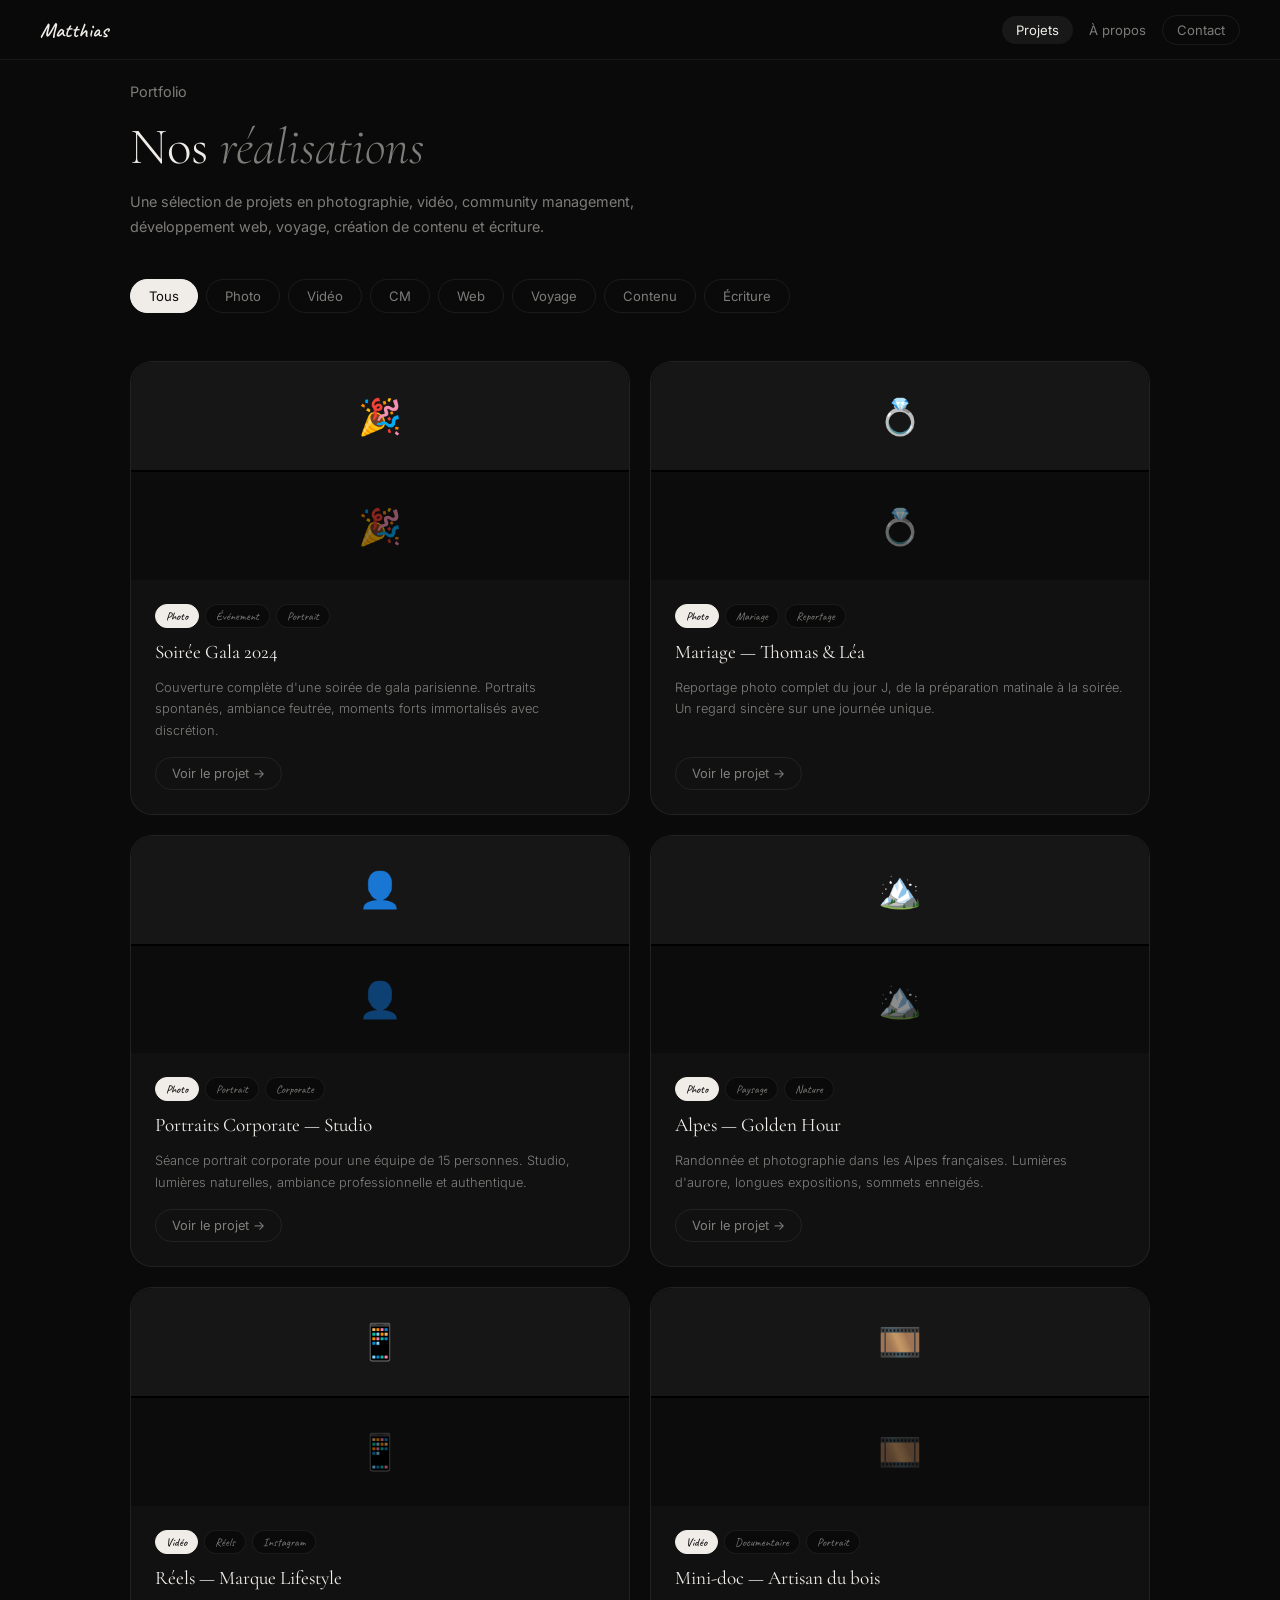
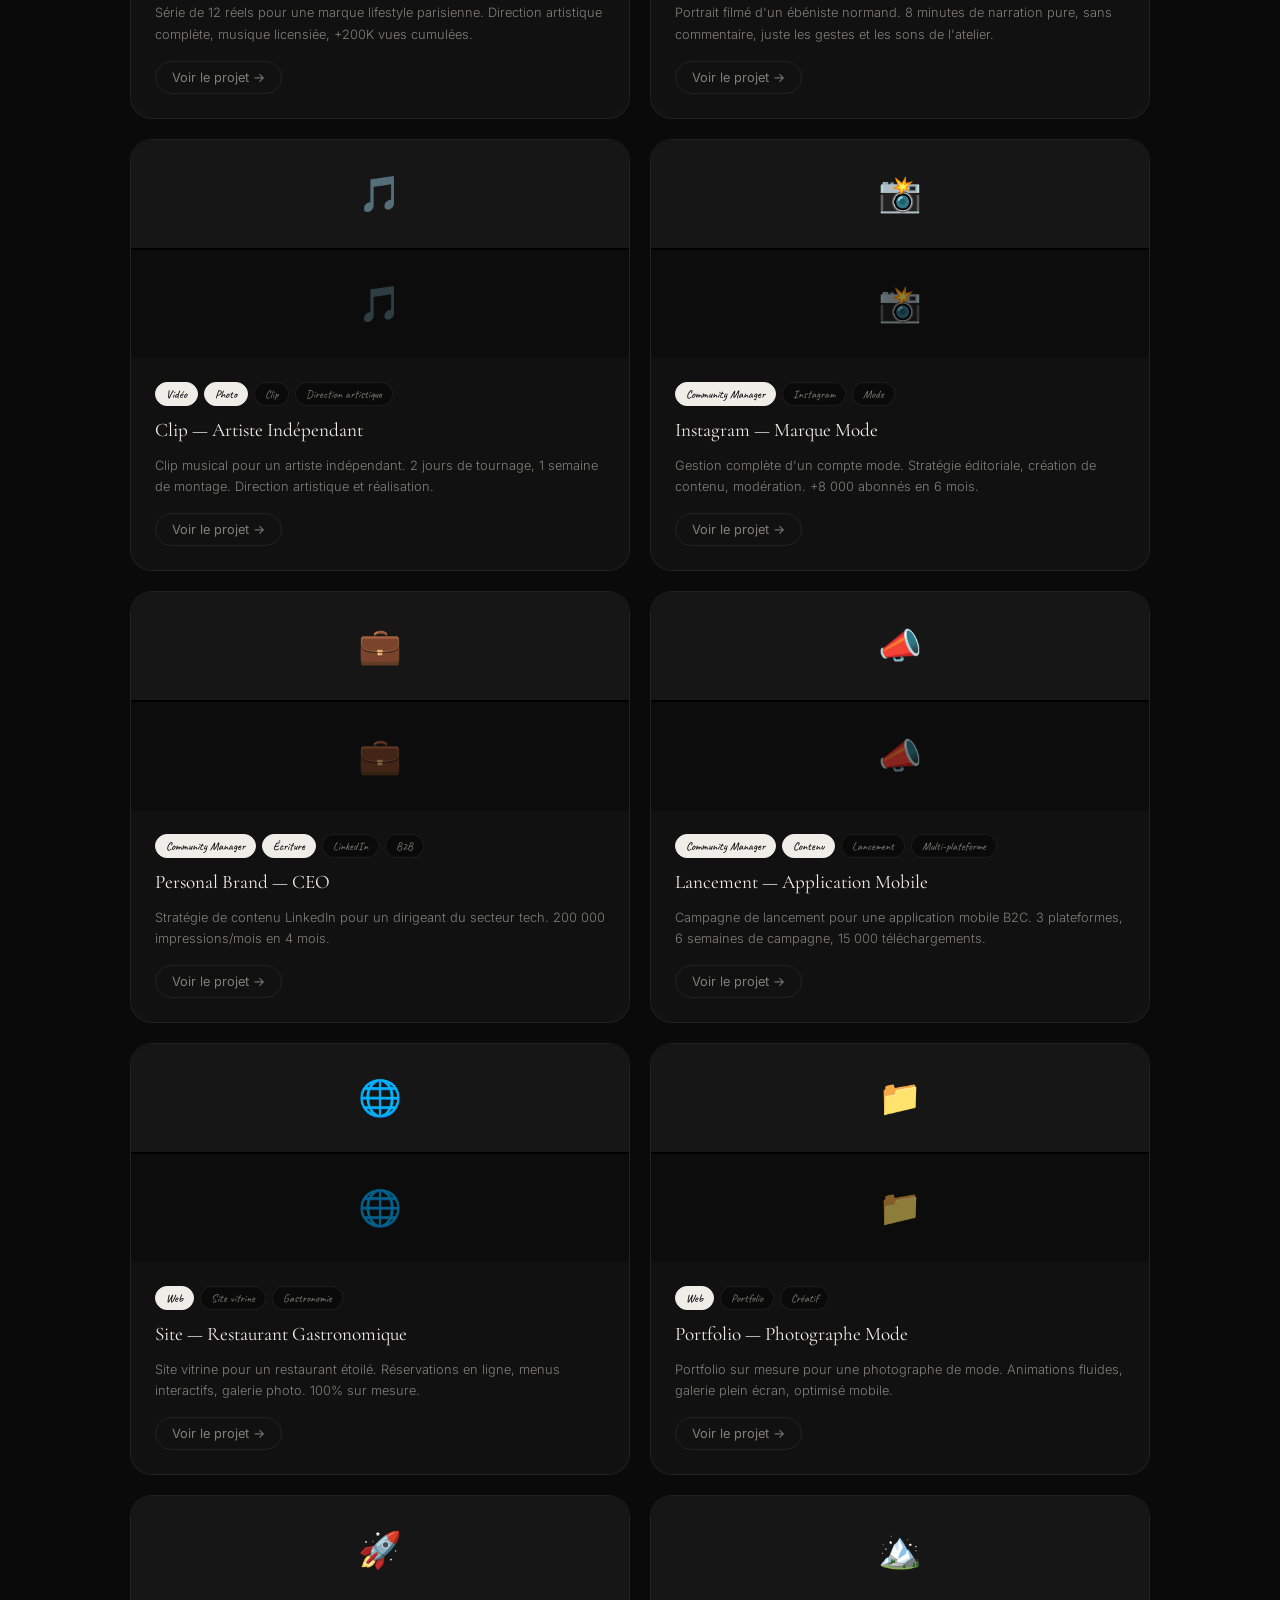
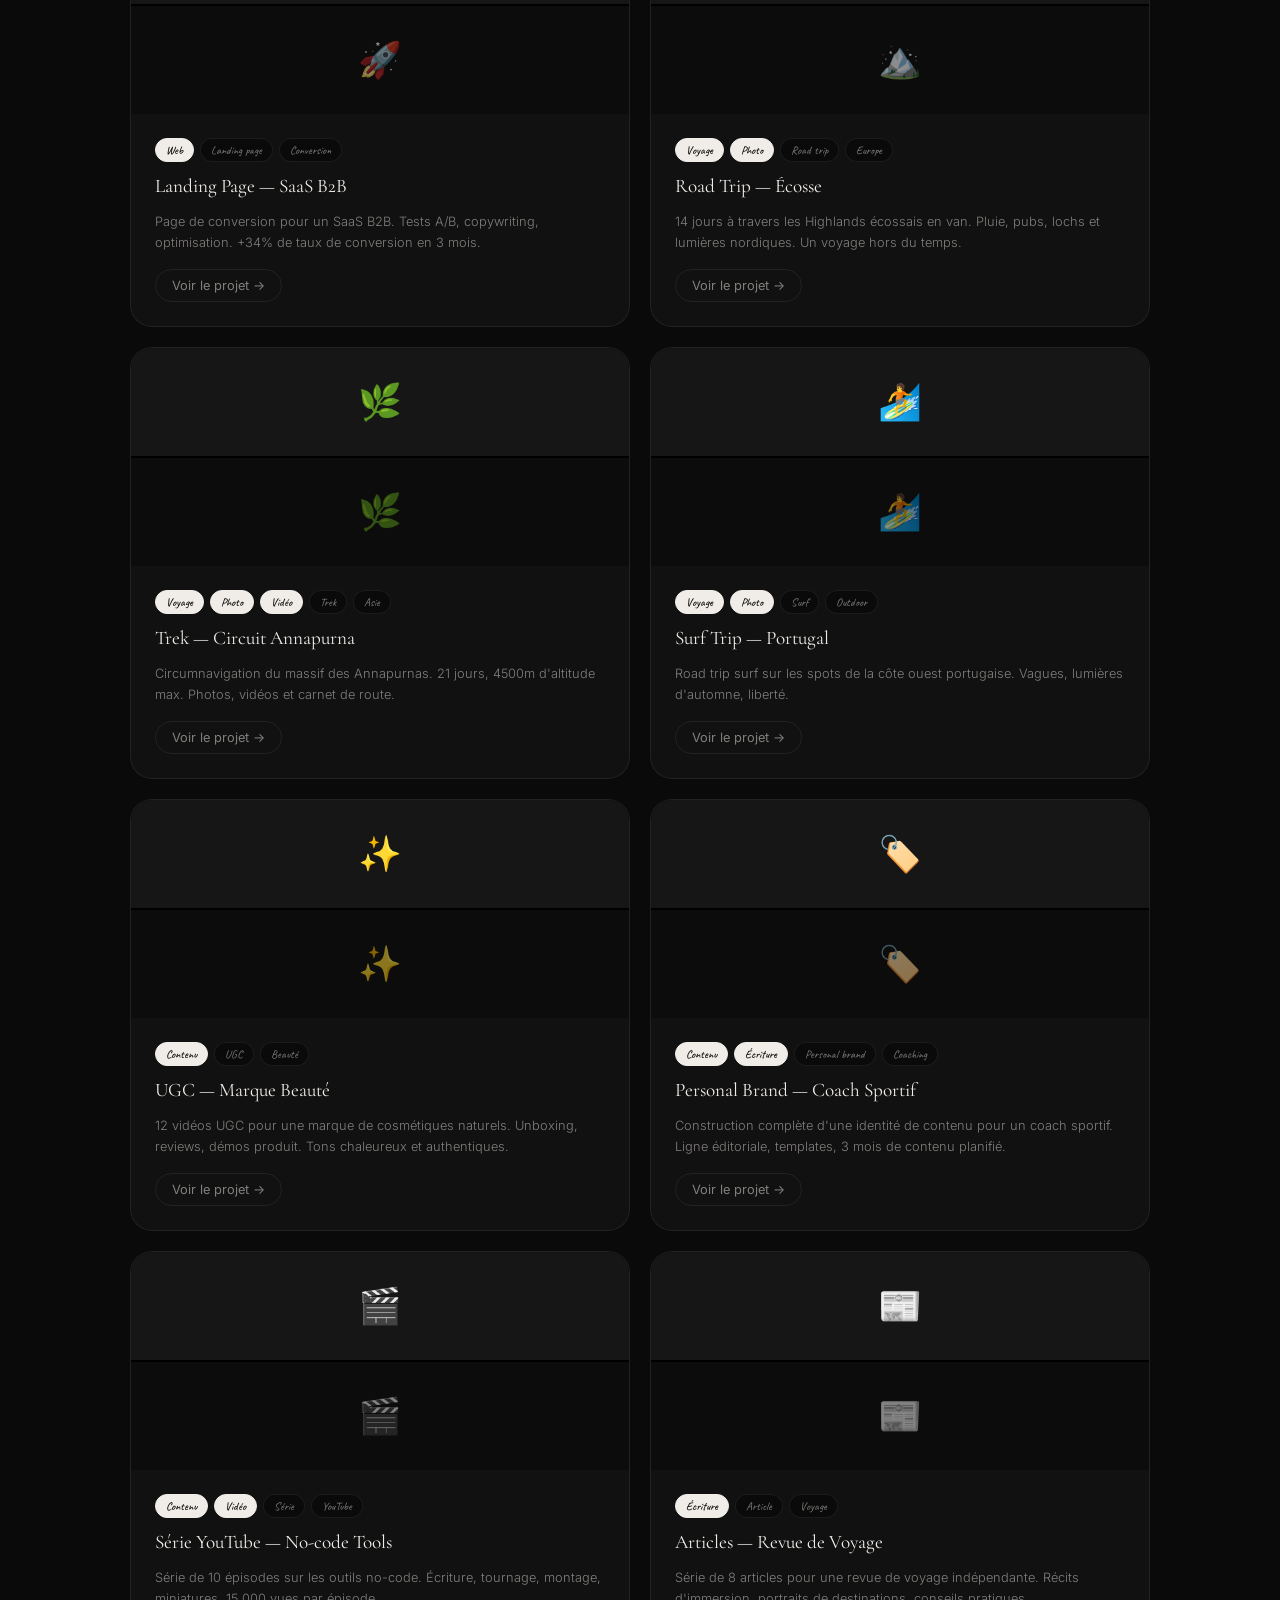
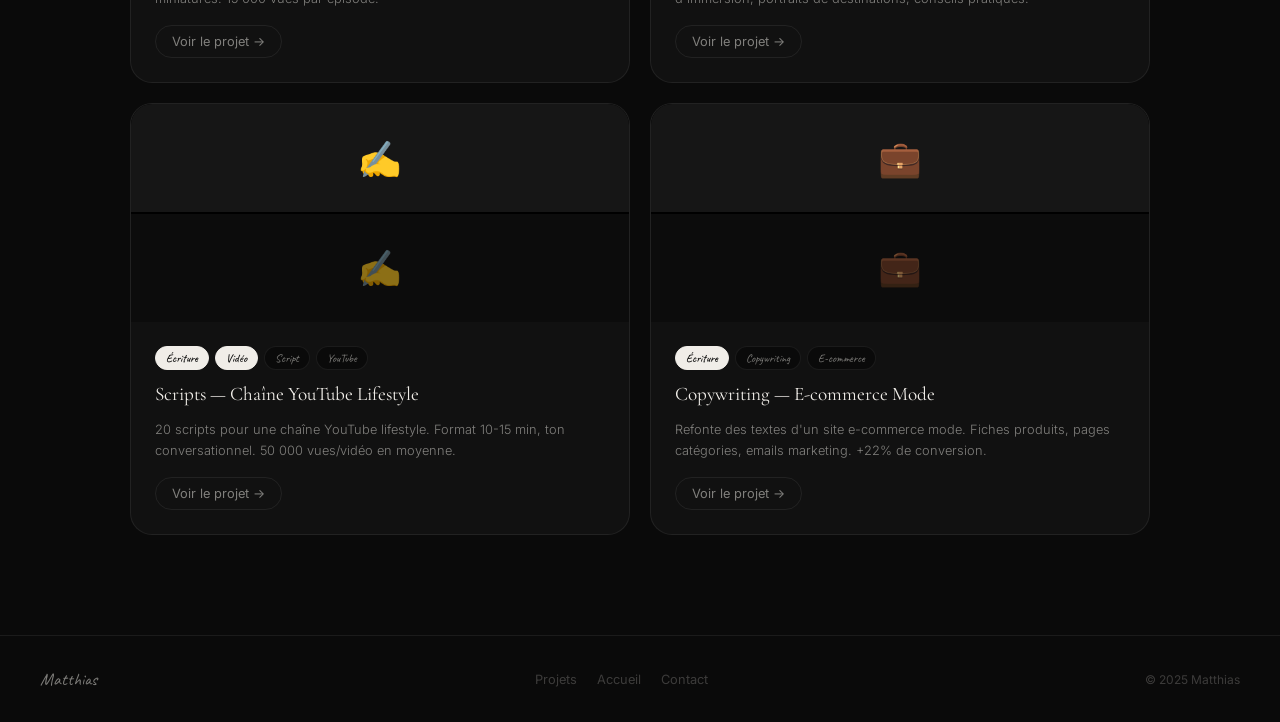
<file: projets.html>
<!DOCTYPE html>
<html lang="fr">
<head>
  <meta charset="UTF-8" />
  <meta name="viewport" content="width=device-width, initial-scale=1.0" />
  <title>Projets — Matthias</title>
  <link rel="stylesheet" href="style.css" />
  <style>
    /* ── Filter bar ── */
    .filter-bar {
      display: flex;
      flex-wrap: wrap;
      gap: 8px;
      margin-bottom: 48px;
    }
    .filter-btn {
      padding: 8px 18px;
      border-radius: 99px;
      border: 1px solid var(--border);
      background: transparent;
      color: var(--text-2);
      font-family: var(--ff-body);
      font-size: 0.82rem;
      cursor: pointer;
      transition: all 0.2s;
    }
    .filter-btn:hover { border-color: var(--border-hi); color: var(--text-1); }
    .filter-btn.active {
      background: var(--text-1);
      color: var(--bg);
      border-color: var(--text-1);
    }

    /* ── Project cards grid ── */
    .projects-grid {
      display: grid;
      grid-template-columns: repeat(auto-fill, minmax(340px, 1fr));
      gap: 20px;
    }
    .project-card-full {
      background: var(--surface);
      border: 1px solid var(--border);
      border-radius: var(--r-lg);
      overflow: hidden;
      transition: border-color 0.25s, transform 0.25s;
      display: flex;
      flex-direction: column;
    }
    .project-card-full:hover { border-color: var(--border-hi); transform: translateY(-3px); }

    .pcf-images {
      display: grid;
      grid-template-columns: 1fr 1fr;
      gap: 2px;
      background: #000;
      aspect-ratio: 16/7;
      overflow: hidden;
    }
    .pcf-images.single { grid-template-columns: 1fr; }
    .pcf-img {
      background: #161616;
      display: flex;
      align-items: center;
      justify-content: center;
      font-size: 2.2rem;
    }

    .pcf-body { padding: 24px; flex: 1; display: flex; flex-direction: column; gap: 12px; }

    .pcf-tags {
      display: flex;
      flex-wrap: wrap;
      gap: 6px;
    }
    .pcf-tag {
      padding: 4px 10px;
      border-radius: 99px;
      background: var(--bg);
      border: 1px solid var(--border);
      font-size: 0.72rem;
      color: var(--text-2);
      font-family: var(--ff-hand);
    }
    .pcf-service-tag {
      background: var(--text-1);
      color: var(--bg);
      border-color: var(--text-1);
      font-weight: 500;
    }

    .pcf-title {
      font-family: var(--ff-display);
      font-size: 1.2rem;
      font-weight: 400;
      line-height: 1.3;
    }
    .pcf-desc {
      font-size: 0.8rem;
      color: var(--text-2);
      line-height: 1.65;
      font-weight: 300;
      flex: 1;
    }
    .pcf-link {
      display: inline-flex;
      align-items: center;
      gap: 6px;
      margin-top: 4px;
      font-size: 0.8rem;
      color: var(--text-2);
      text-decoration: none;
      border: 1px solid var(--border);
      padding: 8px 16px;
      border-radius: 99px;
      transition: all 0.2s;
      align-self: flex-start;
    }
    .pcf-link:hover { border-color: var(--border-hi); color: var(--text-1); }

    /* empty state */
    .projects-empty {
      grid-column: 1 / -1;
      text-align: center;
      padding: 80px 0;
      color: var(--text-3);
      font-family: var(--ff-display);
      font-size: 1.4rem;
      font-style: italic;
    }

    /* page header */
    .projects-header {
      max-width: 1100px;
      margin: 0 auto;
      padding: 80px 40px 40px;
    }
    .projects-header .label { margin-bottom: 12px; }
    .projects-header h1 {
      font-family: var(--ff-display);
      font-size: clamp(2.2rem, 4vw, 3.4rem);
      font-weight: 300;
      margin-bottom: 12px;
    }
    .projects-header h1 em { font-style: italic; color: var(--text-2); }
    .projects-header p {
      color: var(--text-2);
      font-size: 0.9rem;
      max-width: 520px;
      line-height: 1.7;
    }
    .projects-body {
      max-width: 1100px;
      margin: 0 auto;
      padding: 0 40px 100px;
    }

    @media (max-width: 640px) {
      .projects-header { padding: 60px 20px 32px; }
      .projects-body { padding: 0 20px 80px; }
      .projects-grid { grid-template-columns: 1fr; }
    }
  </style>
</head>
<body>

  <nav class="navbar">
    <a class="nav-logo" href="index.html">Matthias</a>
    <div class="nav-links">
      <a href="projets.html" class="active">Projets</a>
      <a href="index.html#about">À propos</a>
      <a href="mailto:contact@exemple.com" class="nav-cta">Contact</a>
    </div>
    <div class="nav-burger"><span></span><span></span><span></span></div>
  </nav>

  <div class="projects-header">
    <p class="label">Portfolio</p>
    <h1>Nos <em>réalisations</em></h1>
    <p>Une sélection de projets en photographie, vidéo, community management, développement web, voyage, création de contenu et écriture.</p>
  </div>

  <div class="projects-body">

    <!-- Filter bar -->
    <div class="filter-bar" id="filter-bar">
      <button class="filter-btn active" data-filter="all">Tous</button>
      <button class="filter-btn" data-filter="photo">Photo</button>
      <button class="filter-btn" data-filter="video">Vidéo</button>
      <button class="filter-btn" data-filter="cm">CM</button>
      <button class="filter-btn" data-filter="webdev">Web</button>
      <button class="filter-btn" data-filter="voyage">Voyage</button>
      <button class="filter-btn" data-filter="content">Contenu</button>
      <button class="filter-btn" data-filter="writing">Écriture</button>
    </div>

    <!-- Projects grid (populated by JS) -->
    <div class="projects-grid" id="projects-grid"></div>

  </div>

  <footer>
    <div class="footer-logo">Matthias</div>
    <div class="footer-links">
      <a href="projets.html">Projets</a>
      <a href="index.html">Accueil</a>
      <a href="mailto:contact@exemple.com">Contact</a>
    </div>
    <div class="footer-copy">&copy; 2025 Matthias</div>
  </footer>

  <script src="projects-data.js"></script>
  <script src="main.js"></script>
  <script>
    const grid  = document.getElementById('projects-grid');
    const btns  = document.querySelectorAll('.filter-btn');
    let active  = 'all';

    function renderProjects() {
      const list = active === 'all'
        ? PROJECTS
        : PROJECTS.filter(p => p.services.includes(active));

      grid.innerHTML = list.length === 0
        ? '<div class="projects-empty">Aucun projet pour cette catégorie.</div>'
        : list.map(p => `
          <div class="project-card-full" data-services="${p.services.join(',')}">
            <div class="pcf-images ${p.images.length <= 1 ? 'single' : ''}">
              <div class="pcf-img">${p.icon}</div>
              ${p.images.length > 1 || true ? `<div class="pcf-img" style="opacity:.55">${p.icon}</div>` : ''}
            </div>
            <div class="pcf-body">
              <div class="pcf-tags">
                ${p.services.map(s => `<span class="pcf-tag pcf-service-tag">${SERVICE_LABELS[s] || s}</span>`).join('')}
                ${p.tags.map(t => `<span class="pcf-tag">${t}</span>`).join('')}
              </div>
              <div class="pcf-title">${p.title}</div>
              <div class="pcf-desc">${p.desc}</div>
              <a class="pcf-link" href="projet.html?id=${p.id}">Voir le projet →</a>
            </div>
          </div>`).join('');
    }

    btns.forEach(btn => {
      btn.addEventListener('click', () => {
        btns.forEach(b => b.classList.remove('active'));
        btn.classList.add('active');
        active = btn.dataset.filter;
        renderProjects();
      });
    });

    renderProjects();
    initNav();
  </script>
</body>
</html>
</file>
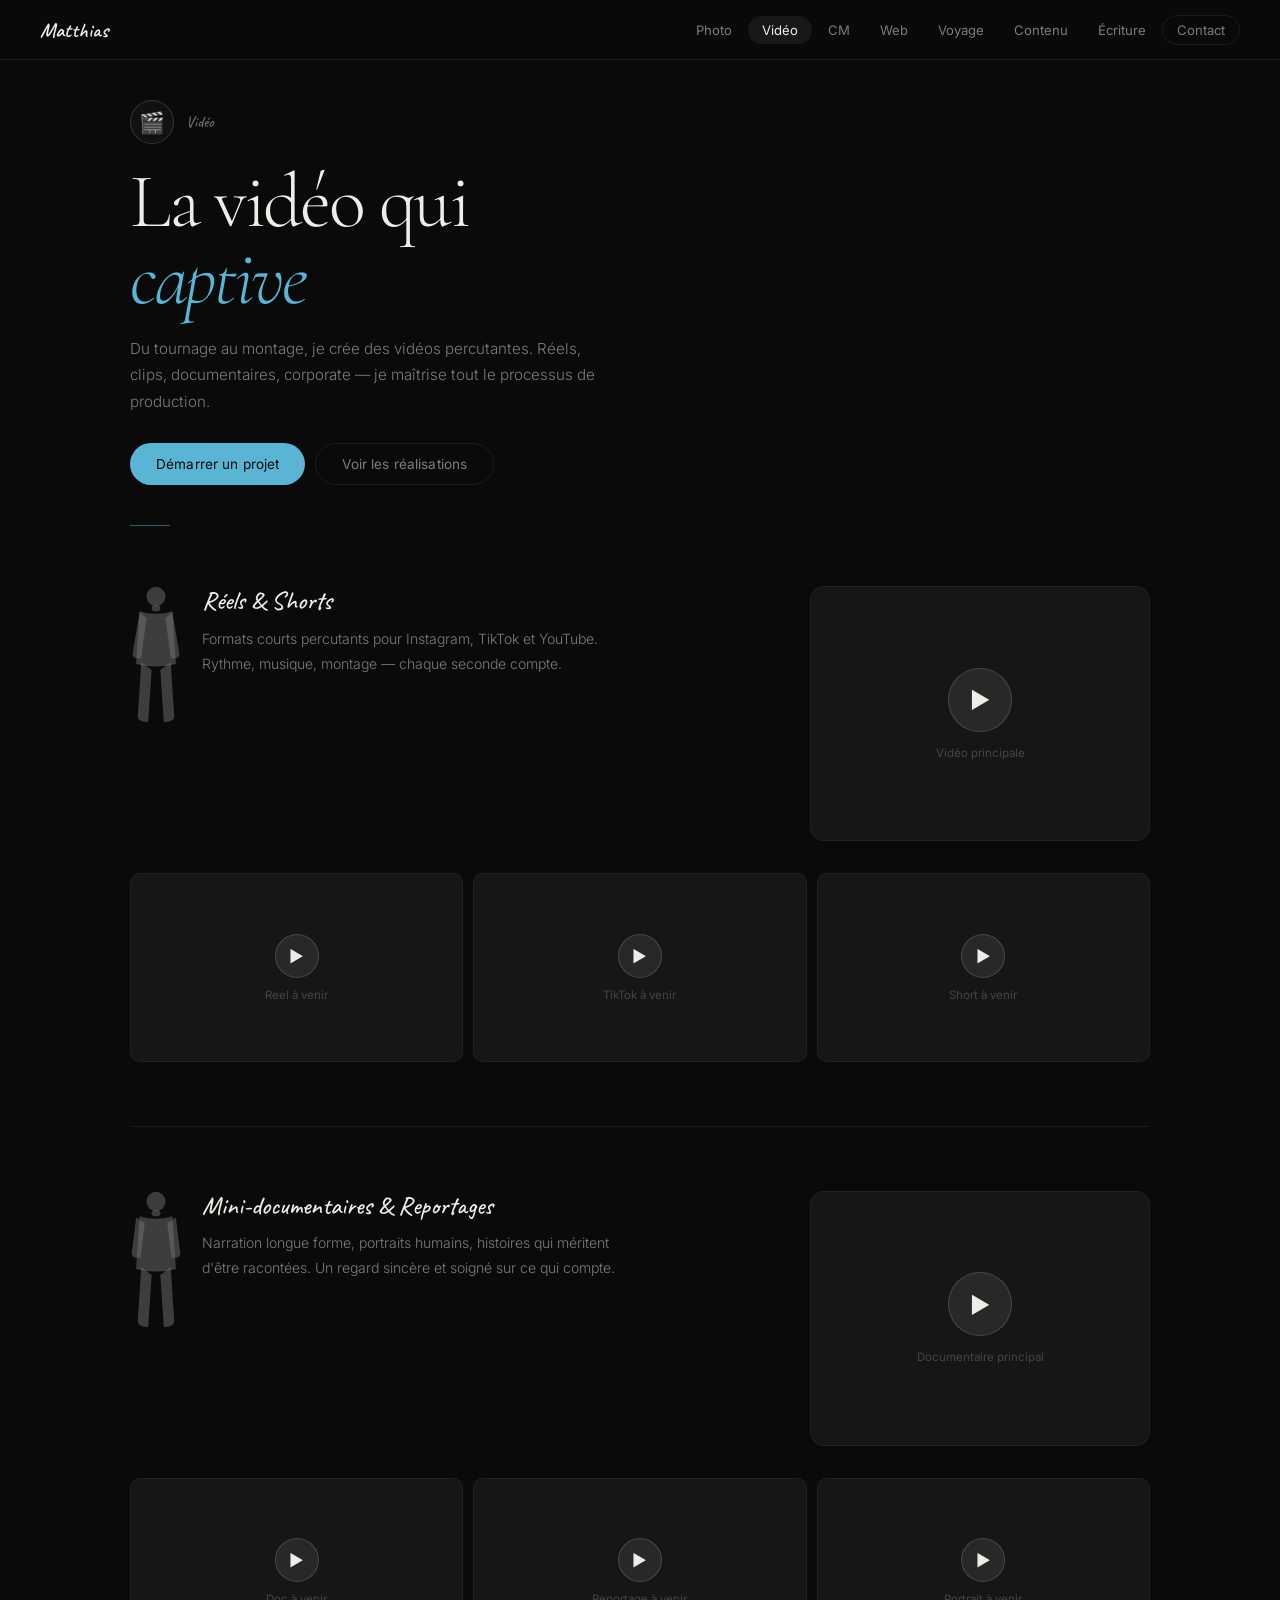
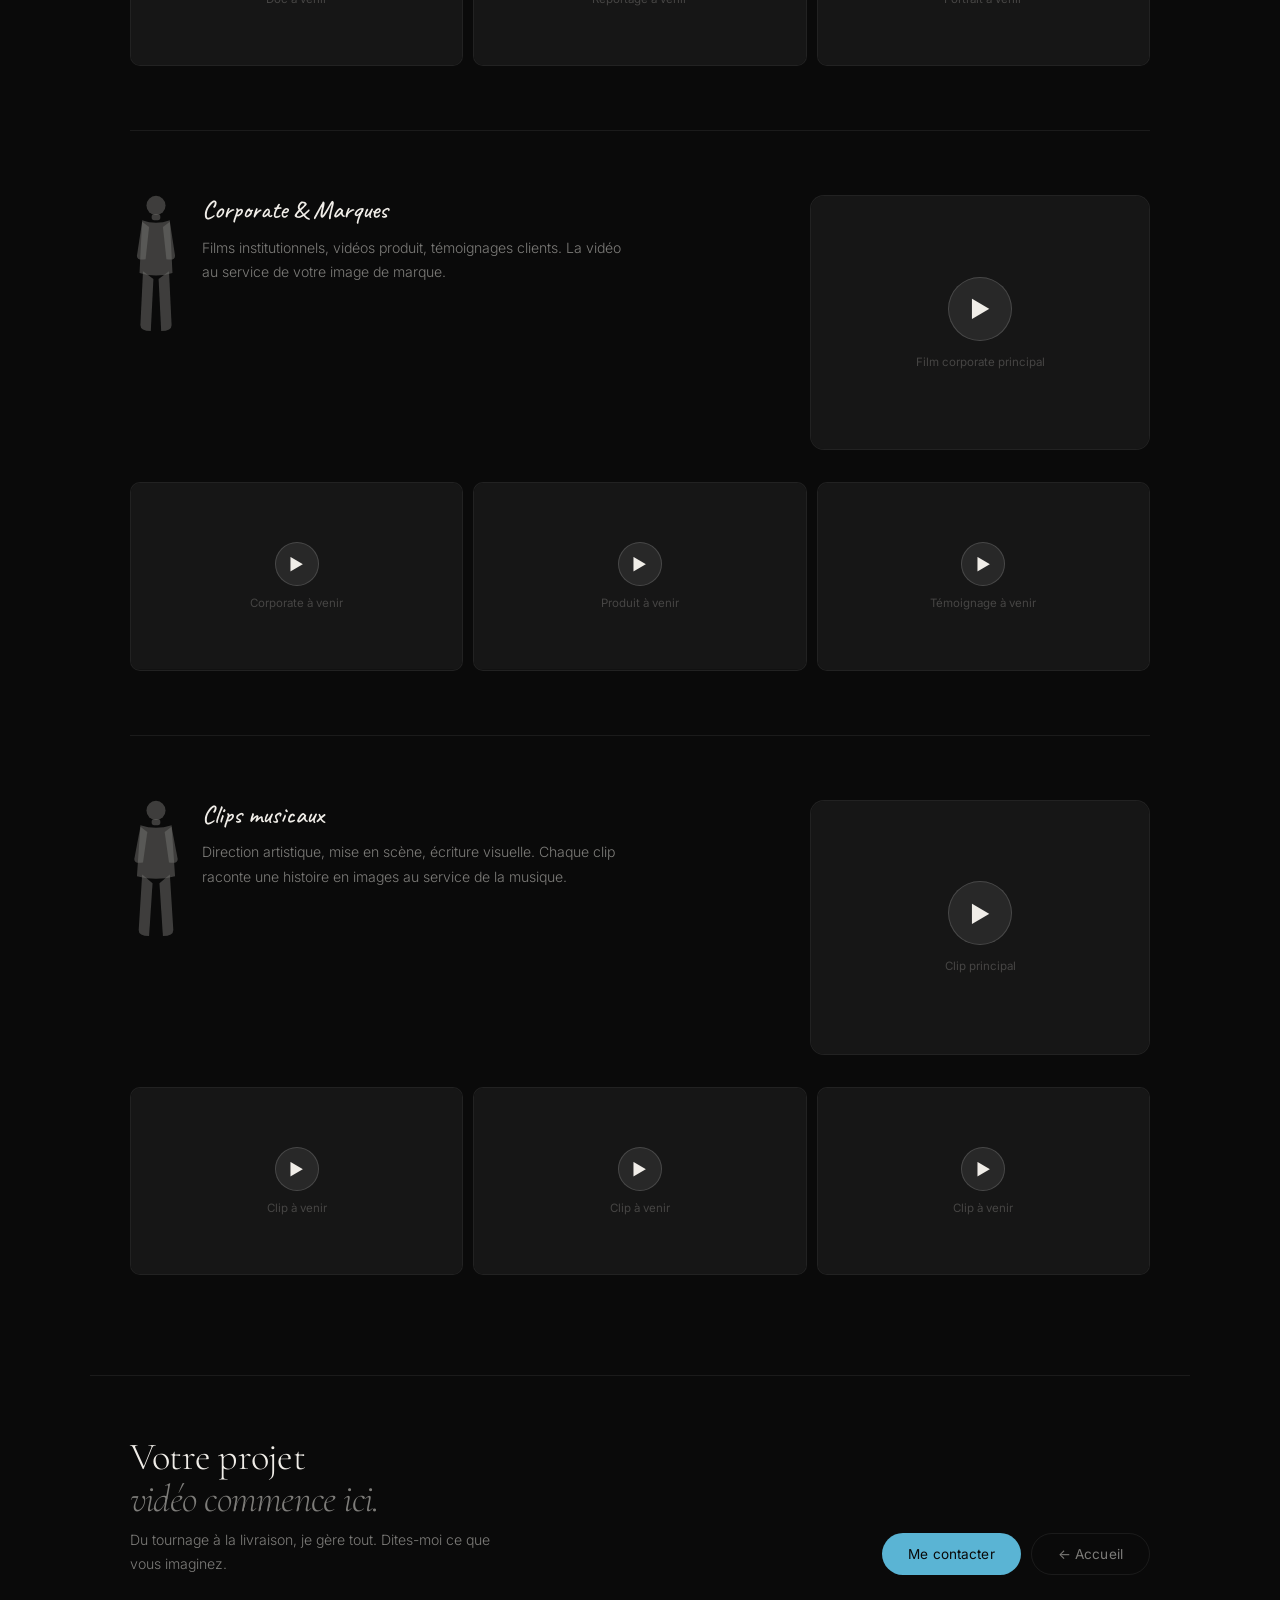
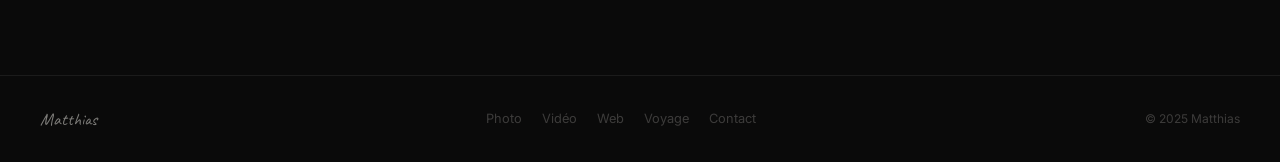
<file: video.html>
<!DOCTYPE html>
<html lang="fr">
<head>
  <meta charset="UTF-8" />
  <meta name="viewport" content="width=device-width, initial-scale=1.0" />
  <title>Vidéo — Matthias</title>
  <link rel="stylesheet" href="style.css" />
  <style>
    :root { --page-color: var(--c-video); }
    .gallery-img .video-ph {
      width: 100%; aspect-ratio: 16/9;
      background: #161616;
      border-radius: var(--radius-sm);
      display: flex; flex-direction: column;
      align-items: center; justify-content: center;
      gap: 10px;
    }
    .play-circle {
      width: 44px; height: 44px; border-radius: 50%;
      background: rgba(255,255,255,0.08);
      border: 1px solid rgba(255,255,255,0.15);
      display: flex; align-items: center; justify-content: center;
      font-size: 1rem;
    }
    .video-label { font-size: 0.72rem; color: var(--text-3); }
    .group-main-img .video-ph {
      width: 100%; height: 100%; min-height: 220px;
      background: #161616;
      border-radius: var(--radius-md);
      display: flex; flex-direction: column;
      align-items: center; justify-content: center; gap: 14px;
    }
    .group-main-img .play-circle { width: 64px; height: 64px; font-size: 1.4rem; }
  </style>
</head>
<body>

  <nav class="navbar">
    <a class="nav-logo" href="index.html">Matthias</a>
    <div class="nav-links">
      <a href="photo.html">Photo</a>
      <a href="video.html" class="active">Vidéo</a>
      <a href="community-manager.html">CM</a>
      <a href="web-dev.html">Web</a>
      <a href="voyage.html">Voyage</a>
      <a href="creation-contenu.html">Contenu</a>
      <a href="ecriture.html">Écriture</a>
      <a href="mailto:contact@exemple.com" class="nav-cta">Contact</a>
    </div>
    <div class="nav-burger"><span></span><span></span><span></span></div>
  </nav>

  <!-- HERO -->
  <div class="page-hero">
    <div class="hero-eyebrow">
      <div class="fig-badge">🎬</div>
      <span>Vidéo</span>
    </div>
    <h1>La vidéo qui<br><em>captive</em></h1>
    <p class="hero-sub">Du tournage au montage, je crée des vidéos percutantes. Réels, clips, documentaires, corporate — je maîtrise tout le processus de production.</p>
    <div class="hero-actions">
      <a href="mailto:contact@exemple.com" class="btn btn-primary">Démarrer un projet</a>
      <a href="#projets" class="btn btn-ghost">Voir les réalisations</a>
    </div>
    <div class="hero-line"></div>
  </div>

  <!-- PORTFOLIO -->
  <div class="portfolio-section" id="projets">

    <!-- ── Groupe : Réels & Shorts ── -->
    <div class="project-group reveal">
      <div class="group-row">
        <div class="group-lead">
          <div class="group-fig">
            <svg viewBox="0 0 60 160" fill="currentColor" style="width:52px;opacity:.65">
              <ellipse cx="30" cy="12" rx="11" ry="11"/>
              <rect x="25" y="22" width="10" height="7" rx="3"/>
              <path d="M11 29 Q30 35 49 29 L53 90 Q30 96 7 90 Z"/>
              <path d="M11 31 L3 78 Q3 85 13 83 L19 37 Z"/>
              <path d="M49 31 L57 78 Q57 85 47 83 L41 37 Z"/>
              <path d="M13 88 L9 150 Q9 157 21 157 L25 97 Z"/>
              <path d="M47 88 L51 150 Q51 157 39 157 L35 97 Z"/>
            </svg>
          </div>
          <div class="group-text">
            <h2>Réels & Shorts</h2>
            <p>Formats courts percutants pour Instagram, TikTok et YouTube. Rythme, musique, montage — chaque seconde compte.</p>
          </div>
        </div>
        <div class="group-main-img">
          <div class="video-ph"><div class="play-circle">▶</div><span class="video-label">Vidéo principale</span></div>
        </div>
      </div>
      <div class="group-gallery">
        <div class="gallery-img"><div class="video-ph"><div class="play-circle">▶</div><span class="video-label">Reel à venir</span></div></div>
        <div class="gallery-img"><div class="video-ph"><div class="play-circle">▶</div><span class="video-label">TikTok à venir</span></div></div>
        <div class="gallery-img"><div class="video-ph"><div class="play-circle">▶</div><span class="video-label">Short à venir</span></div></div>
      </div>
    </div>

    <!-- ── Groupe : Mini-documentaires ── -->
    <div class="project-group reveal">
      <div class="group-row">
        <div class="group-lead">
          <div class="group-fig">
            <svg viewBox="0 0 60 160" fill="currentColor" style="width:52px;opacity:.65">
              <ellipse cx="30" cy="12" rx="11" ry="11"/>
              <rect x="25" y="22" width="10" height="7" rx="3"/>
              <path d="M11 29 Q30 35 49 29 L53 90 Q30 96 7 90 Z"/>
              <path d="M7 31 L2 72 Q2 78 12 77 L17 37 Z"/>
              <path d="M53 31 L58 72 Q58 78 48 77 L43 37 Z"/>
              <path d="M13 88 L9 150 Q9 157 21 157 L25 97 Z"/>
              <path d="M47 88 L51 150 Q51 157 39 157 L35 97 Z"/>
            </svg>
          </div>
          <div class="group-text">
            <h2>Mini-documentaires & Reportages</h2>
            <p>Narration longue forme, portraits humains, histoires qui méritent d'être racontées. Un regard sincère et soigné sur ce qui compte.</p>
          </div>
        </div>
        <div class="group-main-img">
          <div class="video-ph"><div class="play-circle">▶</div><span class="video-label">Documentaire principal</span></div>
        </div>
      </div>
      <div class="group-gallery">
        <div class="gallery-img"><div class="video-ph"><div class="play-circle">▶</div><span class="video-label">Doc à venir</span></div></div>
        <div class="gallery-img"><div class="video-ph"><div class="play-circle">▶</div><span class="video-label">Reportage à venir</span></div></div>
        <div class="gallery-img"><div class="video-ph"><div class="play-circle">▶</div><span class="video-label">Portrait à venir</span></div></div>
      </div>
    </div>

    <!-- ── Groupe : Corporate & Marques ── -->
    <div class="project-group reveal">
      <div class="group-row">
        <div class="group-lead">
          <div class="group-fig">
            <svg viewBox="0 0 60 160" fill="currentColor" style="width:52px;opacity:.65">
              <ellipse cx="30" cy="12" rx="11" ry="11"/>
              <rect x="25" y="22" width="10" height="7" rx="3"/>
              <path d="M14 29 Q30 35 46 29 L49 90 Q30 96 11 90 Z"/>
              <path d="M14 31 L8 70 Q8 76 18 74 L22 37 Z"/>
              <path d="M46 31 L52 70 Q52 76 42 74 L38 37 Z"/>
              <path d="M15 88 L12 150 Q12 157 24 157 L27 97 Z"/>
              <path d="M45 88 L48 150 Q48 157 36 157 L33 97 Z"/>
            </svg>
          </div>
          <div class="group-text">
            <h2>Corporate & Marques</h2>
            <p>Films institutionnels, vidéos produit, témoignages clients. La vidéo au service de votre image de marque.</p>
          </div>
        </div>
        <div class="group-main-img">
          <div class="video-ph"><div class="play-circle">▶</div><span class="video-label">Film corporate principal</span></div>
        </div>
      </div>
      <div class="group-gallery">
        <div class="gallery-img"><div class="video-ph"><div class="play-circle">▶</div><span class="video-label">Corporate à venir</span></div></div>
        <div class="gallery-img"><div class="video-ph"><div class="play-circle">▶</div><span class="video-label">Produit à venir</span></div></div>
        <div class="gallery-img"><div class="video-ph"><div class="play-circle">▶</div><span class="video-label">Témoignage à venir</span></div></div>
      </div>
    </div>

    <!-- ── Groupe : Clips musicaux ── -->
    <div class="project-group reveal">
      <div class="group-row">
        <div class="group-lead">
          <div class="group-fig">
            <svg viewBox="0 0 60 160" fill="currentColor" style="width:52px;opacity:.65">
              <ellipse cx="30" cy="12" rx="11" ry="11"/>
              <rect x="25" y="22" width="10" height="7" rx="3"/>
              <path d="M12 29 Q30 35 48 29 L52 88 Q30 94 8 88 Z"/>
              <path d="M12 31 L5 68 Q5 74 15 72 L20 37 Z"/>
              <path d="M48 31 L55 68 Q55 74 45 72 L40 37 Z"/>
              <path d="M14 86 L10 150 Q10 157 22 157 L26 96 Z"/>
              <path d="M46 86 L50 150 Q50 157 38 157 L34 96 Z"/>
            </svg>
          </div>
          <div class="group-text">
            <h2>Clips musicaux</h2>
            <p>Direction artistique, mise en scène, écriture visuelle. Chaque clip raconte une histoire en images au service de la musique.</p>
          </div>
        </div>
        <div class="group-main-img">
          <div class="video-ph"><div class="play-circle">▶</div><span class="video-label">Clip principal</span></div>
        </div>
      </div>
      <div class="group-gallery">
        <div class="gallery-img"><div class="video-ph"><div class="play-circle">▶</div><span class="video-label">Clip à venir</span></div></div>
        <div class="gallery-img"><div class="video-ph"><div class="play-circle">▶</div><span class="video-label">Clip à venir</span></div></div>
        <div class="gallery-img"><div class="video-ph"><div class="play-circle">▶</div><span class="video-label">Clip à venir</span></div></div>
      </div>
    </div>

  </div><!-- /portfolio-section -->

  <!-- CTA -->
  <div class="cta-section">
    <div class="cta-inner">
      <div>
        <h2 class="reveal">Votre projet<br><em>vidéo commence ici.</em></h2>
        <p class="reveal">Du tournage à la livraison, je gère tout. Dites-moi ce que vous imaginez.</p>
      </div>
      <div class="cta-actions reveal">
        <a href="mailto:contact@exemple.com" class="btn btn-primary">Me contacter</a>
        <a href="index.html" class="btn btn-ghost">← Accueil</a>
      </div>
    </div>
  </div>

  <footer>
    <div class="footer-logo">Matthias</div>
    <div class="footer-links">
      <a href="photo.html">Photo</a><a href="video.html">Vidéo</a>
      <a href="web-dev.html">Web</a><a href="voyage.html">Voyage</a>
      <a href="mailto:contact@exemple.com">Contact</a>
    </div>
    <div class="footer-copy">&copy; 2025 Matthias</div>
  </footer>
  <script src="main.js"></script>
</body>
</html>
</file>
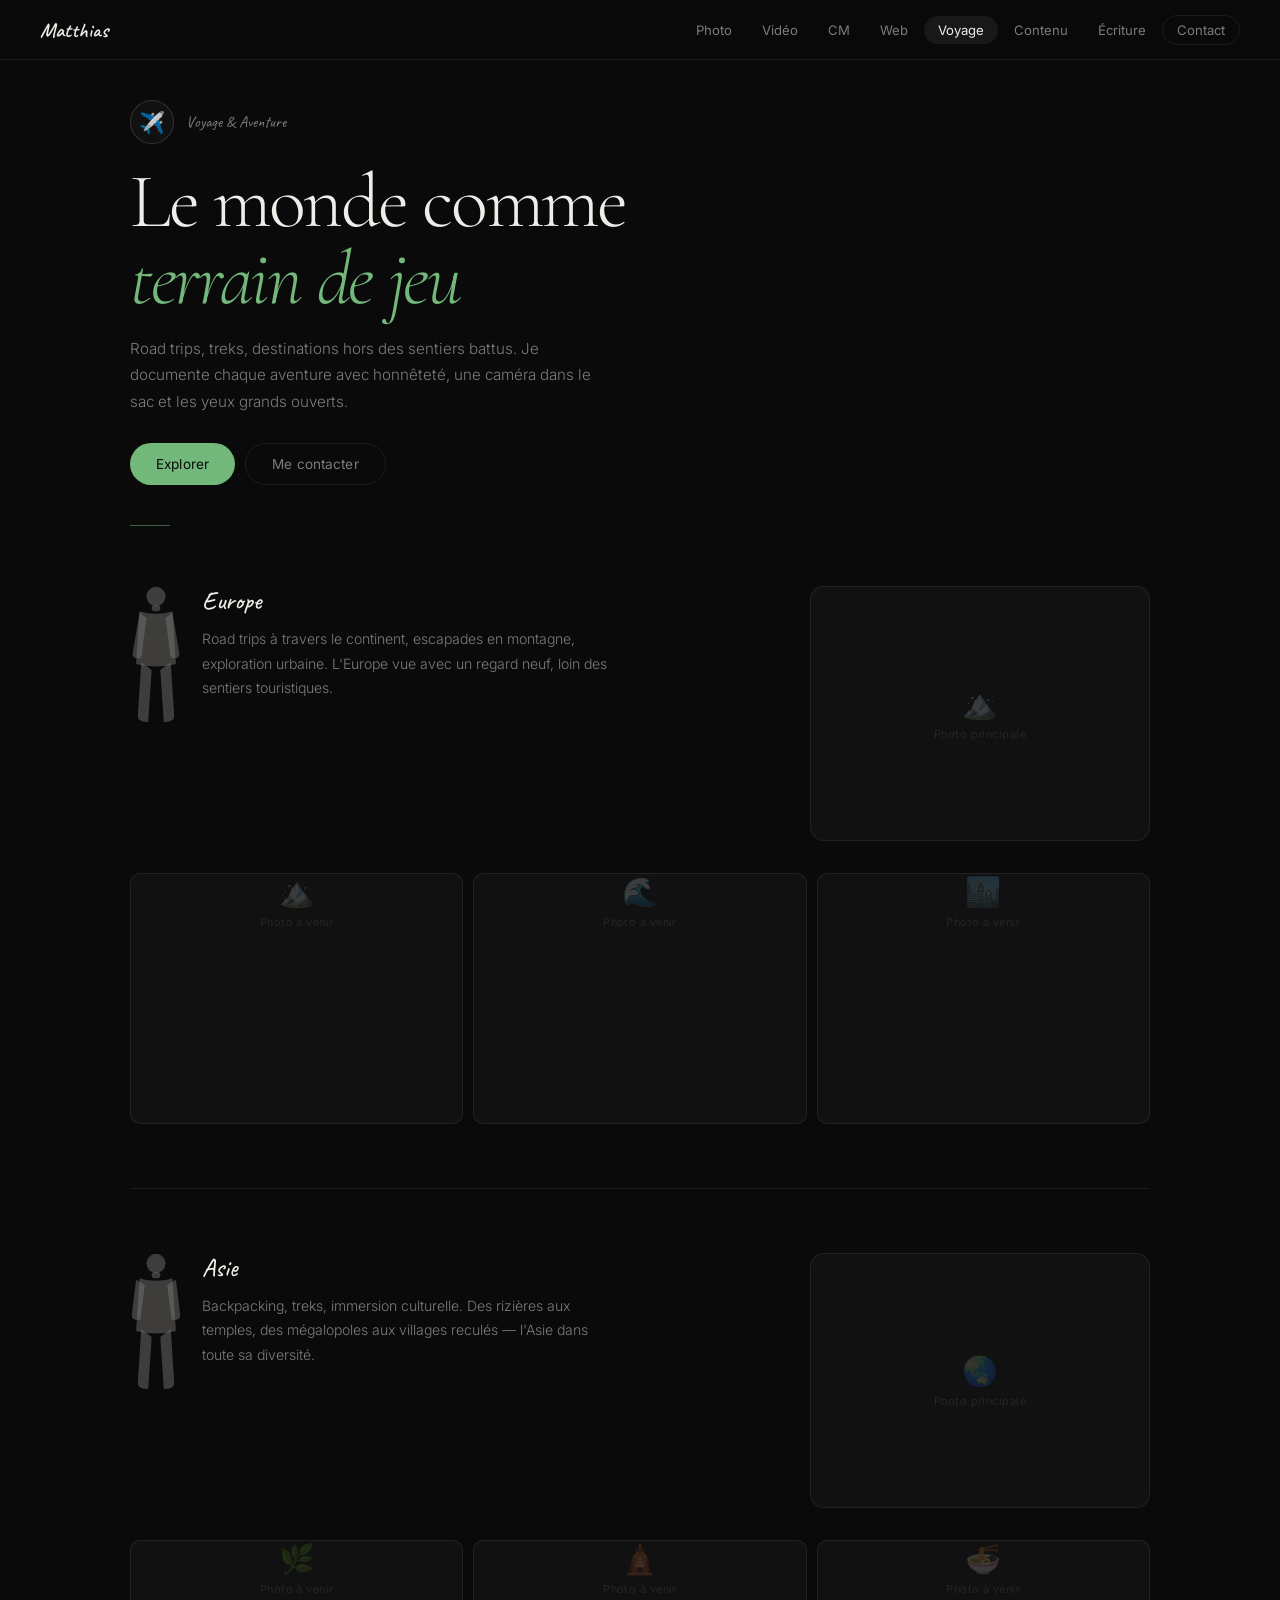
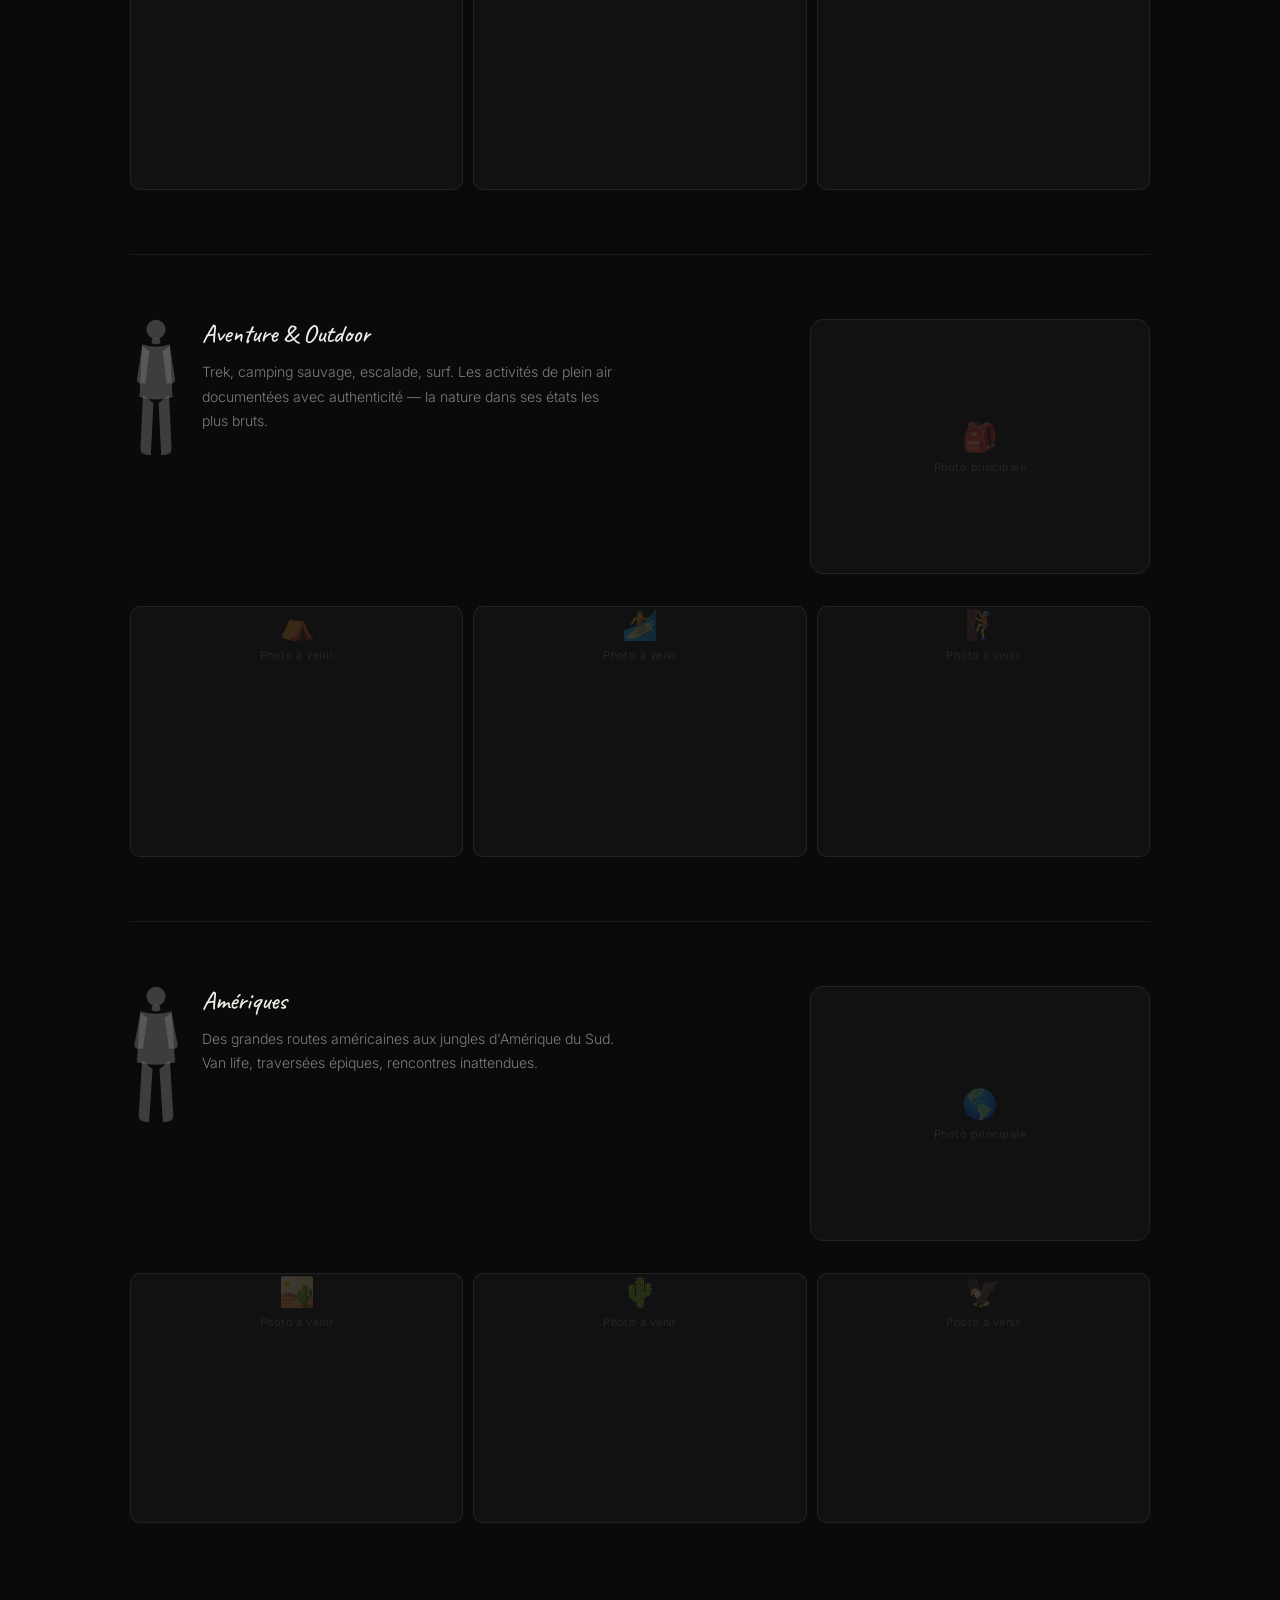
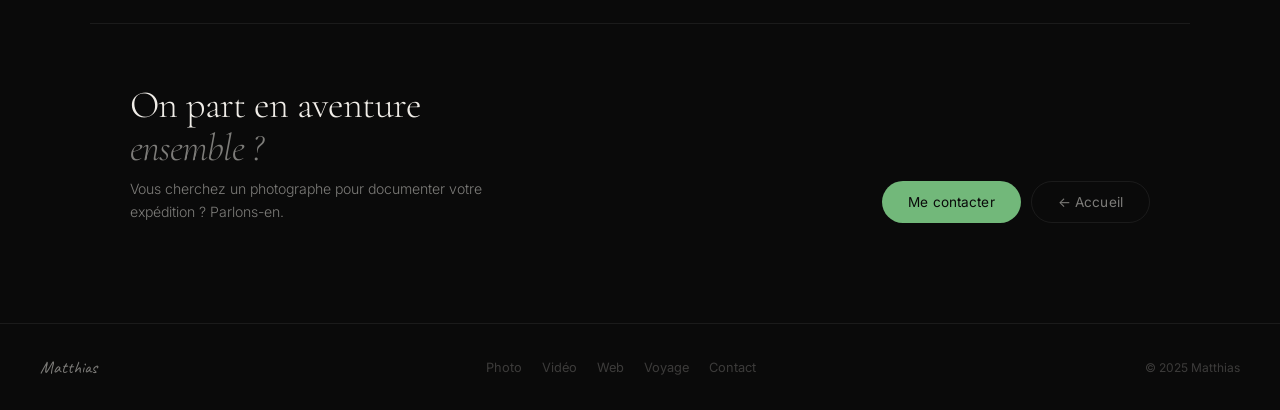
<file: voyage.html>
<!DOCTYPE html>
<html lang="fr">
<head>
  <meta charset="UTF-8" />
  <meta name="viewport" content="width=device-width, initial-scale=1.0" />
  <title>Voyage & Aventure — Matthias</title>
  <link rel="stylesheet" href="style.css" />
  <style> :root { --page-color: var(--c-voyage); } </style>
</head>
<body>

  <nav class="navbar">
    <a class="nav-logo" href="index.html">Matthias</a>
    <div class="nav-links">
      <a href="photo.html">Photo</a><a href="video.html">Vidéo</a>
      <a href="community-manager.html">CM</a><a href="web-dev.html">Web</a>
      <a href="voyage.html" class="active">Voyage</a>
      <a href="creation-contenu.html">Contenu</a><a href="ecriture.html">Écriture</a>
      <a href="mailto:contact@exemple.com" class="nav-cta">Contact</a>
    </div>
    <div class="nav-burger"><span></span><span></span><span></span></div>
  </nav>

  <!-- HERO -->
  <div class="page-hero">
    <div class="hero-eyebrow">
      <div class="fig-badge">✈️</div>
      <span>Voyage & Aventure</span>
    </div>
    <h1>Le monde comme<br><em>terrain de jeu</em></h1>
    <p class="hero-sub">Road trips, treks, destinations hors des sentiers battus. Je documente chaque aventure avec honnêteté, une caméra dans le sac et les yeux grands ouverts.</p>
    <div class="hero-actions">
      <a href="#projets" class="btn btn-primary">Explorer</a>
      <a href="mailto:contact@exemple.com" class="btn btn-ghost">Me contacter</a>
    </div>
    <div class="hero-line"></div>
  </div>

  <!-- PORTFOLIO -->
  <div class="portfolio-section" id="projets">

    <!-- ── Groupe : Europe ── -->
    <div class="project-group reveal">
      <div class="group-row">
        <div class="group-lead">
          <div class="group-fig">
            <svg viewBox="0 0 60 160" fill="currentColor" style="width:52px;opacity:.65">
              <ellipse cx="30" cy="12" rx="11" ry="11"/>
              <rect x="25" y="22" width="10" height="7" rx="3"/>
              <path d="M11 29 Q30 35 49 29 L53 90 Q30 96 7 90 Z"/>
              <path d="M11 31 L3 78 Q3 85 13 83 L19 37 Z"/>
              <path d="M49 31 L57 78 Q57 85 47 83 L41 37 Z"/>
              <path d="M13 88 L9 150 Q9 157 21 157 L25 97 Z"/>
              <path d="M47 88 L51 150 Q51 157 39 157 L35 97 Z"/>
            </svg>
          </div>
          <div class="group-text">
            <h2>Europe</h2>
            <p>Road trips à travers le continent, escapades en montagne, exploration urbaine. L'Europe vue avec un regard neuf, loin des sentiers touristiques.</p>
          </div>
        </div>
        <div class="group-main-img">
          <div class="img-ph"><div class="ph-icon">🏔️</div><span>Photo principale</span></div>
        </div>
      </div>
      <div class="group-gallery">
        <div class="gallery-img"><div class="img-ph"><div class="ph-icon">🏔️</div><span>Photo à venir</span></div></div>
        <div class="gallery-img"><div class="img-ph"><div class="ph-icon">🌊</div><span>Photo à venir</span></div></div>
        <div class="gallery-img"><div class="img-ph"><div class="ph-icon">🏙️</div><span>Photo à venir</span></div></div>
      </div>
    </div>

    <!-- ── Groupe : Asie ── -->
    <div class="project-group reveal">
      <div class="group-row">
        <div class="group-lead">
          <div class="group-fig">
            <svg viewBox="0 0 60 160" fill="currentColor" style="width:52px;opacity:.65">
              <ellipse cx="30" cy="12" rx="11" ry="11"/>
              <rect x="25" y="22" width="10" height="7" rx="3"/>
              <path d="M11 29 Q30 35 49 29 L53 90 Q30 96 7 90 Z"/>
              <path d="M7 31 L2 72 Q2 78 12 77 L17 37 Z"/>
              <path d="M53 31 L58 72 Q58 78 48 77 L43 37 Z"/>
              <path d="M13 88 L9 150 Q9 157 21 157 L25 97 Z"/>
              <path d="M47 88 L51 150 Q51 157 39 157 L35 97 Z"/>
            </svg>
          </div>
          <div class="group-text">
            <h2>Asie</h2>
            <p>Backpacking, treks, immersion culturelle. Des rizières aux temples, des mégalopoles aux villages reculés — l'Asie dans toute sa diversité.</p>
          </div>
        </div>
        <div class="group-main-img">
          <div class="img-ph"><div class="ph-icon">🌏</div><span>Photo principale</span></div>
        </div>
      </div>
      <div class="group-gallery">
        <div class="gallery-img"><div class="img-ph"><div class="ph-icon">🌿</div><span>Photo à venir</span></div></div>
        <div class="gallery-img"><div class="img-ph"><div class="ph-icon">🛕</div><span>Photo à venir</span></div></div>
        <div class="gallery-img"><div class="img-ph"><div class="ph-icon">🍜</div><span>Photo à venir</span></div></div>
      </div>
    </div>

    <!-- ── Groupe : Aventure & Outdoor ── -->
    <div class="project-group reveal">
      <div class="group-row">
        <div class="group-lead">
          <div class="group-fig">
            <svg viewBox="0 0 60 160" fill="currentColor" style="width:52px;opacity:.65">
              <ellipse cx="30" cy="12" rx="11" ry="11"/>
              <rect x="25" y="22" width="10" height="7" rx="3"/>
              <path d="M14 29 Q30 35 46 29 L49 90 Q30 96 11 90 Z"/>
              <path d="M14 31 L8 70 Q8 76 18 74 L22 37 Z"/>
              <path d="M46 31 L52 70 Q52 76 42 74 L38 37 Z"/>
              <path d="M15 88 L12 150 Q12 157 24 157 L27 97 Z"/>
              <path d="M45 88 L48 150 Q48 157 36 157 L33 97 Z"/>
            </svg>
          </div>
          <div class="group-text">
            <h2>Aventure & Outdoor</h2>
            <p>Trek, camping sauvage, escalade, surf. Les activités de plein air documentées avec authenticité — la nature dans ses états les plus bruts.</p>
          </div>
        </div>
        <div class="group-main-img">
          <div class="img-ph"><div class="ph-icon">🎒</div><span>Photo principale</span></div>
        </div>
      </div>
      <div class="group-gallery">
        <div class="gallery-img"><div class="img-ph"><div class="ph-icon">⛺</div><span>Photo à venir</span></div></div>
        <div class="gallery-img"><div class="img-ph"><div class="ph-icon">🏄</div><span>Photo à venir</span></div></div>
        <div class="gallery-img"><div class="img-ph"><div class="ph-icon">🧗</div><span>Photo à venir</span></div></div>
      </div>
    </div>

    <!-- ── Groupe : Amériques ── -->
    <div class="project-group reveal">
      <div class="group-row">
        <div class="group-lead">
          <div class="group-fig">
            <svg viewBox="0 0 60 160" fill="currentColor" style="width:52px;opacity:.65">
              <ellipse cx="30" cy="12" rx="11" ry="11"/>
              <rect x="25" y="22" width="10" height="7" rx="3"/>
              <path d="M12 29 Q30 35 48 29 L52 88 Q30 94 8 88 Z"/>
              <path d="M12 31 L5 68 Q5 74 15 72 L20 37 Z"/>
              <path d="M48 31 L55 68 Q55 74 45 72 L40 37 Z"/>
              <path d="M14 86 L10 150 Q10 157 22 157 L26 96 Z"/>
              <path d="M46 86 L50 150 Q50 157 38 157 L34 96 Z"/>
            </svg>
          </div>
          <div class="group-text">
            <h2>Amériques</h2>
            <p>Des grandes routes américaines aux jungles d'Amérique du Sud. Van life, traversées épiques, rencontres inattendues.</p>
          </div>
        </div>
        <div class="group-main-img">
          <div class="img-ph"><div class="ph-icon">🌎</div><span>Photo principale</span></div>
        </div>
      </div>
      <div class="group-gallery">
        <div class="gallery-img"><div class="img-ph"><div class="ph-icon">🏜️</div><span>Photo à venir</span></div></div>
        <div class="gallery-img"><div class="img-ph"><div class="ph-icon">🌵</div><span>Photo à venir</span></div></div>
        <div class="gallery-img"><div class="img-ph"><div class="ph-icon">🦅</div><span>Photo à venir</span></div></div>
      </div>
    </div>

  </div><!-- /portfolio-section -->

  <!-- CTA -->
  <div class="cta-section">
    <div class="cta-inner">
      <div>
        <h2 class="reveal">On part en aventure<br><em>ensemble ?</em></h2>
        <p class="reveal">Vous cherchez un photographe pour documenter votre expédition ? Parlons-en.</p>
      </div>
      <div class="cta-actions reveal">
        <a href="mailto:contact@exemple.com" class="btn btn-primary">Me contacter</a>
        <a href="index.html" class="btn btn-ghost">← Accueil</a>
      </div>
    </div>
  </div>

  <footer>
    <div class="footer-logo">Matthias</div>
    <div class="footer-links">
      <a href="photo.html">Photo</a><a href="video.html">Vidéo</a>
      <a href="web-dev.html">Web</a><a href="voyage.html">Voyage</a>
      <a href="mailto:contact@exemple.com">Contact</a>
    </div>
    <div class="footer-copy">&copy; 2025 Matthias</div>
  </footer>
  <script src="main.js"></script>
</body>
</html>
</file>
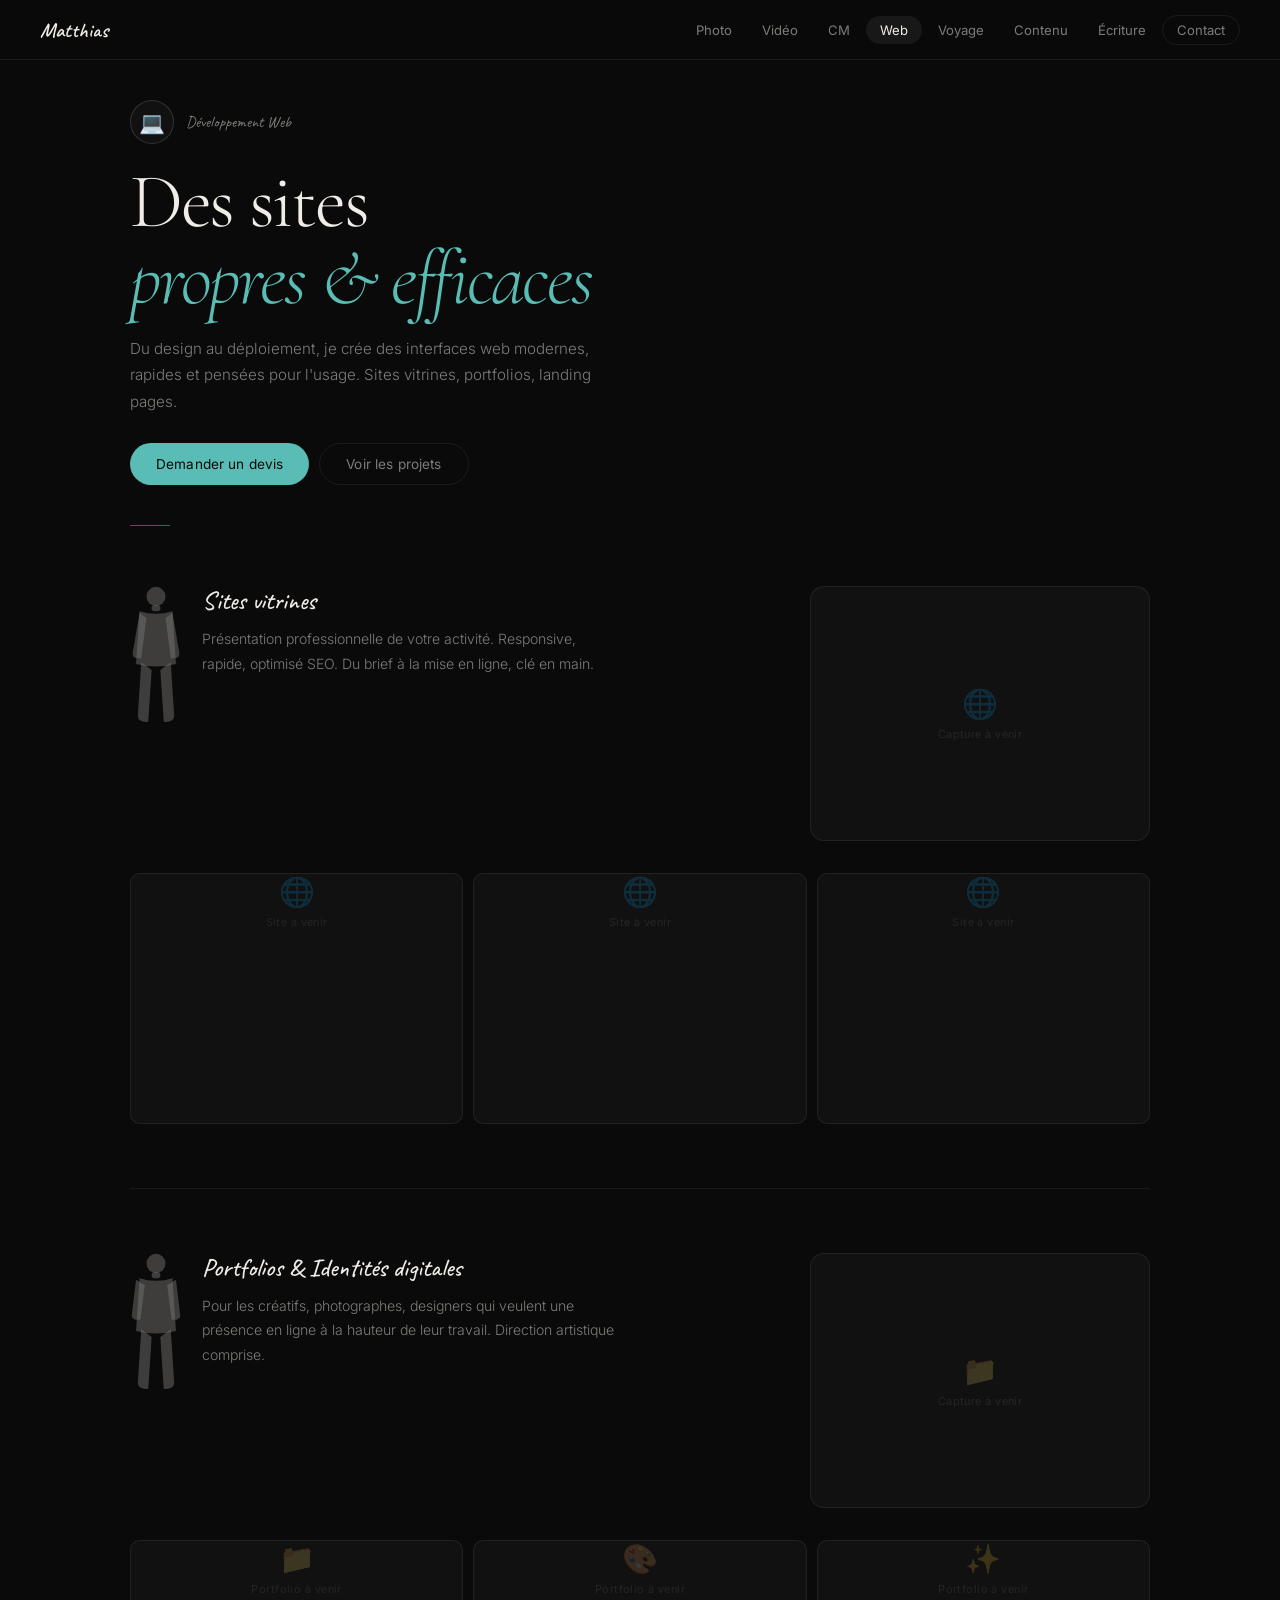
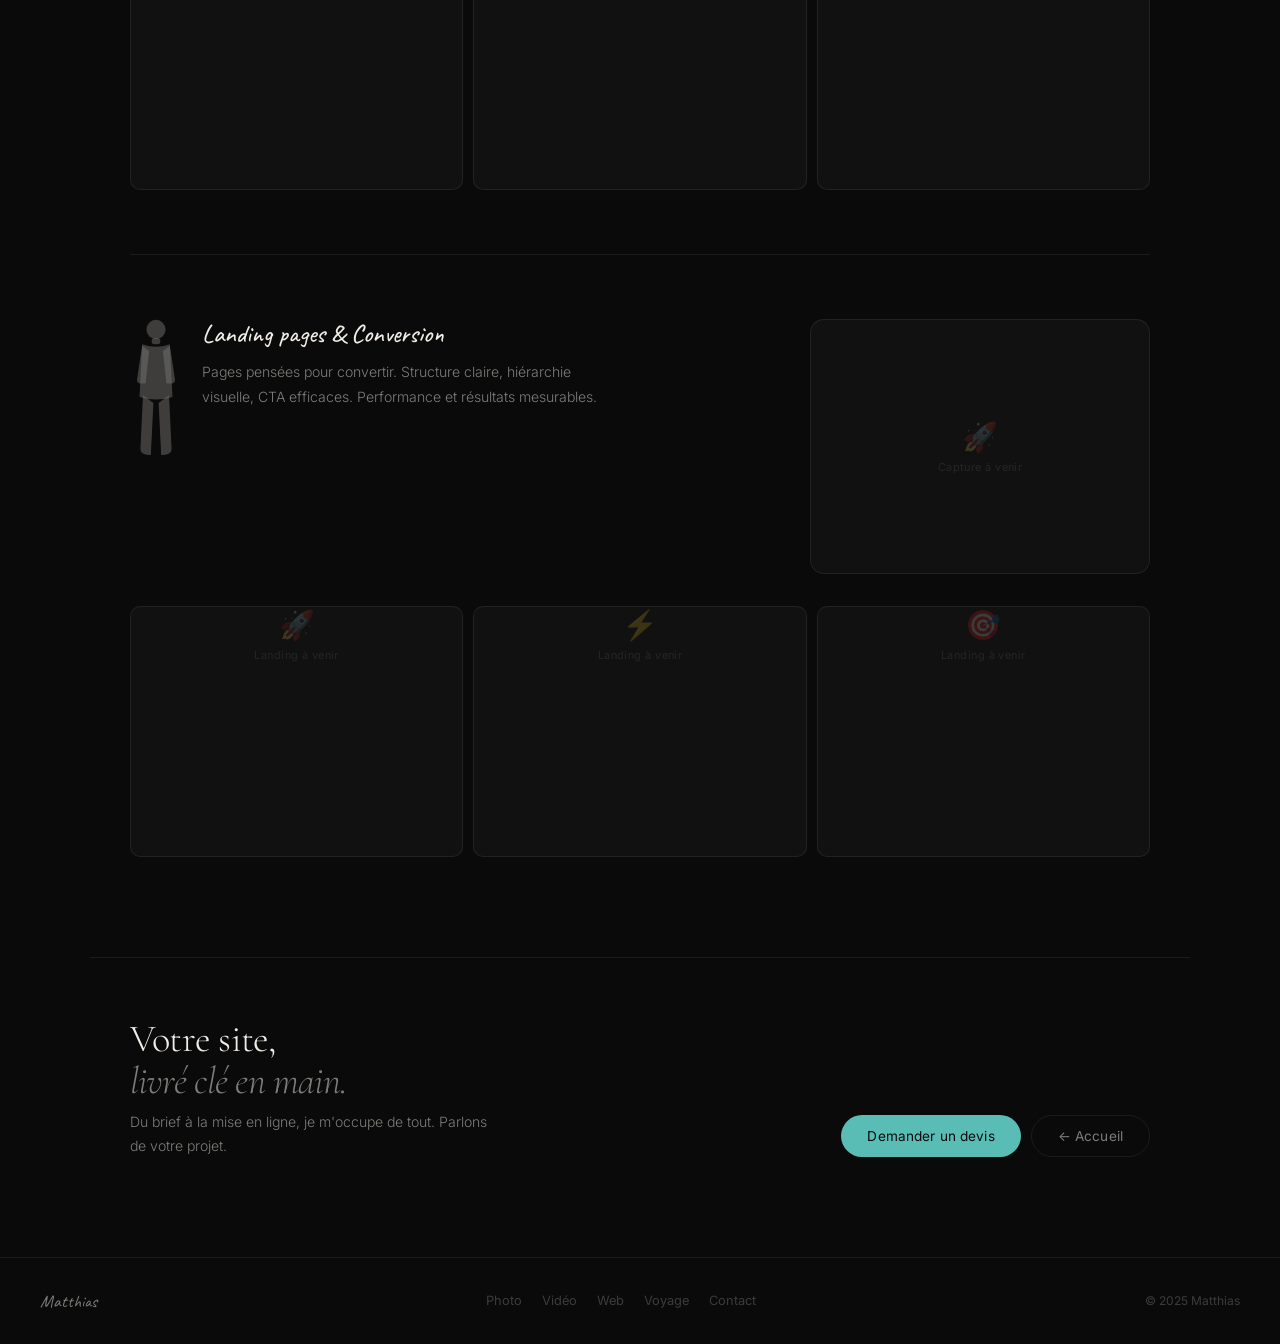
<file: web-dev.html>
<!DOCTYPE html>
<html lang="fr">
<head>
  <meta charset="UTF-8" />
  <meta name="viewport" content="width=device-width, initial-scale=1.0" />
  <title>Développement Web — Matthias</title>
  <link rel="stylesheet" href="style.css" />
  <style> :root { --page-color: var(--c-webdev); } </style>
</head>
<body>

  <nav class="navbar">
    <a class="nav-logo" href="index.html">Matthias</a>
    <div class="nav-links">
      <a href="photo.html">Photo</a><a href="video.html">Vidéo</a>
      <a href="community-manager.html">CM</a>
      <a href="web-dev.html" class="active">Web</a>
      <a href="voyage.html">Voyage</a>
      <a href="creation-contenu.html">Contenu</a><a href="ecriture.html">Écriture</a>
      <a href="mailto:contact@exemple.com" class="nav-cta">Contact</a>
    </div>
    <div class="nav-burger"><span></span><span></span><span></span></div>
  </nav>

  <!-- HERO -->
  <div class="page-hero">
    <div class="hero-eyebrow">
      <div class="fig-badge">💻</div>
      <span>Développement Web</span>
    </div>
    <h1>Des sites<br><em>propres & efficaces</em></h1>
    <p class="hero-sub">Du design au déploiement, je crée des interfaces web modernes, rapides et pensées pour l'usage. Sites vitrines, portfolios, landing pages.</p>
    <div class="hero-actions">
      <a href="mailto:contact@exemple.com" class="btn btn-primary">Demander un devis</a>
      <a href="#projets" class="btn btn-ghost">Voir les projets</a>
    </div>
    <div class="hero-line"></div>
  </div>

  <!-- PORTFOLIO -->
  <div class="portfolio-section" id="projets">

    <!-- ── Groupe : Sites vitrines ── -->
    <div class="project-group reveal">
      <div class="group-row">
        <div class="group-lead">
          <div class="group-fig">
            <svg viewBox="0 0 60 160" fill="currentColor" style="width:52px;opacity:.65">
              <ellipse cx="30" cy="12" rx="11" ry="11"/>
              <rect x="25" y="22" width="10" height="7" rx="3"/>
              <path d="M11 29 Q30 35 49 29 L53 90 Q30 96 7 90 Z"/>
              <path d="M11 31 L3 78 Q3 85 13 83 L19 37 Z"/>
              <path d="M49 31 L57 78 Q57 85 47 83 L41 37 Z"/>
              <path d="M13 88 L9 150 Q9 157 21 157 L25 97 Z"/>
              <path d="M47 88 L51 150 Q51 157 39 157 L35 97 Z"/>
            </svg>
          </div>
          <div class="group-text">
            <h2>Sites vitrines</h2>
            <p>Présentation professionnelle de votre activité. Responsive, rapide, optimisé SEO. Du brief à la mise en ligne, clé en main.</p>
          </div>
        </div>
        <div class="group-main-img">
          <div class="img-ph"><div class="ph-icon">🌐</div><span>Capture à venir</span></div>
        </div>
      </div>
      <div class="group-gallery">
        <div class="gallery-img"><div class="img-ph"><div class="ph-icon">🌐</div><span>Site à venir</span></div></div>
        <div class="gallery-img"><div class="img-ph"><div class="ph-icon">🌐</div><span>Site à venir</span></div></div>
        <div class="gallery-img"><div class="img-ph"><div class="ph-icon">🌐</div><span>Site à venir</span></div></div>
      </div>
    </div>

    <!-- ── Groupe : Portfolios ── -->
    <div class="project-group reveal">
      <div class="group-row">
        <div class="group-lead">
          <div class="group-fig">
            <svg viewBox="0 0 60 160" fill="currentColor" style="width:52px;opacity:.65">
              <ellipse cx="30" cy="12" rx="11" ry="11"/>
              <rect x="25" y="22" width="10" height="7" rx="3"/>
              <path d="M11 29 Q30 35 49 29 L53 90 Q30 96 7 90 Z"/>
              <path d="M7 31 L2 72 Q2 78 12 77 L17 37 Z"/>
              <path d="M53 31 L58 72 Q58 78 48 77 L43 37 Z"/>
              <path d="M13 88 L9 150 Q9 157 21 157 L25 97 Z"/>
              <path d="M47 88 L51 150 Q51 157 39 157 L35 97 Z"/>
            </svg>
          </div>
          <div class="group-text">
            <h2>Portfolios & Identités digitales</h2>
            <p>Pour les créatifs, photographes, designers qui veulent une présence en ligne à la hauteur de leur travail. Direction artistique comprise.</p>
          </div>
        </div>
        <div class="group-main-img">
          <div class="img-ph"><div class="ph-icon">📁</div><span>Capture à venir</span></div>
        </div>
      </div>
      <div class="group-gallery">
        <div class="gallery-img"><div class="img-ph"><div class="ph-icon">📁</div><span>Portfolio à venir</span></div></div>
        <div class="gallery-img"><div class="img-ph"><div class="ph-icon">🎨</div><span>Portfolio à venir</span></div></div>
        <div class="gallery-img"><div class="img-ph"><div class="ph-icon">✨</div><span>Portfolio à venir</span></div></div>
      </div>
    </div>

    <!-- ── Groupe : Landing pages ── -->
    <div class="project-group reveal">
      <div class="group-row">
        <div class="group-lead">
          <div class="group-fig">
            <svg viewBox="0 0 60 160" fill="currentColor" style="width:52px;opacity:.65">
              <ellipse cx="30" cy="12" rx="11" ry="11"/>
              <rect x="25" y="22" width="10" height="7" rx="3"/>
              <path d="M14 29 Q30 35 46 29 L49 90 Q30 96 11 90 Z"/>
              <path d="M14 31 L8 70 Q8 76 18 74 L22 37 Z"/>
              <path d="M46 31 L52 70 Q52 76 42 74 L38 37 Z"/>
              <path d="M15 88 L12 150 Q12 157 24 157 L27 97 Z"/>
              <path d="M45 88 L48 150 Q48 157 36 157 L33 97 Z"/>
            </svg>
          </div>
          <div class="group-text">
            <h2>Landing pages & Conversion</h2>
            <p>Pages pensées pour convertir. Structure claire, hiérarchie visuelle, CTA efficaces. Performance et résultats mesurables.</p>
          </div>
        </div>
        <div class="group-main-img">
          <div class="img-ph"><div class="ph-icon">🚀</div><span>Capture à venir</span></div>
        </div>
      </div>
      <div class="group-gallery">
        <div class="gallery-img"><div class="img-ph"><div class="ph-icon">🚀</div><span>Landing à venir</span></div></div>
        <div class="gallery-img"><div class="img-ph"><div class="ph-icon">⚡</div><span>Landing à venir</span></div></div>
        <div class="gallery-img"><div class="img-ph"><div class="ph-icon">🎯</div><span>Landing à venir</span></div></div>
      </div>
    </div>

  </div><!-- /portfolio-section -->

  <!-- CTA -->
  <div class="cta-section">
    <div class="cta-inner">
      <div>
        <h2 class="reveal">Votre site,<br><em>livré clé en main.</em></h2>
        <p class="reveal">Du brief à la mise en ligne, je m'occupe de tout. Parlons de votre projet.</p>
      </div>
      <div class="cta-actions reveal">
        <a href="mailto:contact@exemple.com" class="btn btn-primary">Demander un devis</a>
        <a href="index.html" class="btn btn-ghost">← Accueil</a>
      </div>
    </div>
  </div>

  <footer>
    <div class="footer-logo">Matthias</div>
    <div class="footer-links">
      <a href="photo.html">Photo</a><a href="video.html">Vidéo</a>
      <a href="web-dev.html">Web</a><a href="voyage.html">Voyage</a>
      <a href="mailto:contact@exemple.com">Contact</a>
    </div>
    <div class="footer-copy">&copy; 2025 Matthias</div>
  </footer>
  <script src="main.js"></script>
</body>
</html>
</file>
<file: style.css>
/* =============================================
   FONTS
   ============================================= */
@import url('https://fonts.googleapis.com/css2?family=Cormorant+Garamond:ital,wght@0,300;0,400;0,500;1,300;1,400&family=Caveat:wght@400;500;600&family=Inter:wght@300;400;500&display=swap');

/* =============================================
   ROOT
   ============================================= */
:root {
  --bg:          #0a0a0a;
  --surface:     #111111;
  --border:      rgba(255,255,255,0.07);
  --border-hi:   rgba(255,255,255,0.14);
  --text-1:      #f0ede8;
  --text-2:      rgba(240,237,232,0.5);
  --text-3:      rgba(240,237,232,0.22);
  --accent:      #7c7cff;

  /* Per-page accent colors */
  --c-photo:     #d4a853;
  --c-video:     #5ab4d4;
  --c-cm:        #b87fc4;
  --c-webdev:    #5abdb5;
  --c-voyage:    #72b87a;
  --c-content:   #d47a5a;
  --c-writing:   #c47a8f;

  --r-sm:        10px;
  --r-md:        14px;
  --r-lg:        22px;
  --ease:        cubic-bezier(0.4,0,0.2,1);

  --ff-display:  'Cormorant Garamond', Georgia, serif;
  --ff-hand:     'Caveat', cursive;
  --ff-body:     'Inter', -apple-system, sans-serif;
}

/* =============================================
   RESET
   ============================================= */
*, *::before, *::after { box-sizing: border-box; margin: 0; padding: 0; }
html {
  font-family: var(--ff-body);
  background: var(--bg);
  color: var(--text-1);
  scroll-behavior: smooth;
  -webkit-font-smoothing: antialiased;
}
body { min-height: 100vh; overflow-x: hidden; }
a { color: inherit; text-decoration: none; }
img { display: block; max-width: 100%; height: 100%; object-fit: cover; }
ul { list-style: none; }
::-webkit-scrollbar { width: 4px; }
::-webkit-scrollbar-thumb { background: rgba(255,255,255,0.1); border-radius: 4px; }

/* =============================================
   NAVBAR
   ============================================= */
.navbar {
  position: fixed;
  top: 0; left: 0; right: 0;
  z-index: 100;
  height: 60px;
  display: flex;
  align-items: center;
  justify-content: space-between;
  padding: 0 40px;
  background: rgba(10,10,10,0.85);
  backdrop-filter: blur(16px);
  border-bottom: 1px solid var(--border);
}
.nav-logo {
  font-family: var(--ff-hand);
  font-size: 1.3rem;
  font-weight: 600;
  color: var(--text-1);
}
.nav-links {
  display: flex;
  align-items: center;
  gap: 2px;
}
.nav-links a {
  padding: 6px 14px;
  border-radius: 99px;
  font-size: 0.82rem;
  color: var(--text-2);
  transition: color 0.2s, background 0.2s;
}
.nav-links a:hover,
.nav-links a.active { color: var(--text-1); background: rgba(255,255,255,0.06); }
.nav-cta {
  padding: 8px 18px;
  border: 1px solid var(--border);
  border-radius: 99px;
  font-size: 0.82rem;
  color: var(--text-2);
  transition: all 0.2s;
  cursor: pointer;
  background: transparent;
}
.nav-cta:hover { border-color: var(--border-hi); color: var(--text-1); }
.nav-burger {
  display: none;
  flex-direction: column;
  gap: 5px;
  cursor: pointer;
  padding: 4px;
}
.nav-burger span {
  width: 20px; height: 1.5px;
  background: var(--text-2);
  border-radius: 2px;
  transition: all 0.3s var(--ease);
}

/* =============================================
   BUTTONS
   ============================================= */
.btn {
  display: inline-flex;
  align-items: center;
  gap: 8px;
  padding: 12px 26px;
  border-radius: 99px;
  font-size: 0.85rem;
  font-weight: 400;
  cursor: pointer;
  border: none;
  outline: none;
  transition: all 0.25s var(--ease);
  letter-spacing: 0.01em;
  font-family: var(--ff-body);
}
.btn-primary {
  background: var(--page-color, var(--accent));
  color: #0a0a0a;
}
.btn-primary:hover { opacity: 0.85; transform: translateY(-1px); }
.btn-ghost {
  background: transparent;
  color: var(--text-2);
  border: 1px solid var(--border);
}
.btn-ghost:hover { border-color: var(--border-hi); color: var(--text-1); transform: translateY(-1px); }

/* =============================================
   SVG SILHOUETTE (shared)
   ============================================= */
.fig-svg {
  width: 100%;
  height: 100%;
  fill: currentColor;
}

/* =============================================
   ===  HOME PAGE  ===
   ============================================= */

/* Lobby */
.lobby {
  min-height: 100vh;
  display: flex;
  flex-direction: column;
  align-items: center;
  justify-content: center;
  padding-top: 60px;
  position: relative;
  overflow: hidden;
}
.lobby-bg {
  position: absolute; inset: 0;
  background: radial-gradient(ellipse 60% 50% at 50% 40%, rgba(124,124,255,0.05) 0%, transparent 70%);
  pointer-events: none;
}

/* Header */
.lobby-header {
  text-align: center;
  margin-bottom: 64px;
  position: relative;
  z-index: 2;
}
.lobby-header h1 {
  font-family: var(--ff-display);
  font-size: clamp(2.6rem, 5vw, 4.2rem);
  font-weight: 300;
  letter-spacing: -0.03em;
  line-height: 1.05;
  margin-bottom: 10px;
}
.lobby-header h1 em { font-style: italic; color: var(--text-2); }
.lobby-header p {
  font-family: var(--ff-hand);
  font-size: 1rem;
  color: var(--text-3);
}

/* ---- SILHOUETTE CAROUSEL ---- */
/* Rail container — items slide inside it */
.sil-carousel-wrap {
  position: relative;
  width: 100%;
  max-width: 1100px;
  height: 320px;
  overflow: hidden;
  z-index: 2;
}

.sil-btn {
  position: absolute;
  top: 50%; transform: translateY(-50%);
  z-index: 10;
  width: 40px; height: 40px;
  border-radius: 50%;
  background: var(--surface);
  border: 1px solid var(--border);
  color: var(--text-2);
  cursor: pointer;
  display: flex; align-items: center; justify-content: center;
  transition: all 0.2s; outline: none;
  font-size: 1rem;
}
.sil-btn:hover { border-color: var(--border-hi); color: var(--text-1); }
.sil-btn.prev { left: 8px; }
.sil-btn.next { right: 8px; }

/* Each figurine slides on the rail — sizes/positions set by JS */
.sil-item {
  position: absolute;
  bottom: 0;
  left: 50%;
  display: flex;
  align-items: flex-end;
  justify-content: center;
  cursor: pointer;
  will-change: transform, opacity, height, width;
}

/* Active info below carousel */
.sil-info {
  margin-top: 40px;
  text-align: center;
  z-index: 2;
  position: relative;
  display: flex;
  flex-direction: column;
  align-items: center;
  gap: 12px;
  min-height: 100px;
}
.sil-info .sil-title {
  font-family: var(--ff-display);
  font-size: 2.2rem;
  font-weight: 300;
  font-style: italic;
  transition: opacity 0.3s, color 0.4s;
}
.sil-info .sil-desc {
  font-size: 0.88rem;
  color: var(--text-2);
  max-width: 400px;
  line-height: 1.65;
  font-weight: 300;
  transition: opacity 0.3s;
}
.sil-info .sil-cta { margin-top: 4px; }

/* Dots */
.sil-dots {
  display: flex; gap: 6px;
  margin-top: 20px; z-index: 2;
}
.sil-dot {
  width: 5px; height: 5px;
  border-radius: 50%;
  background: rgba(255,255,255,0.15);
  cursor: pointer;
  transition: all 0.3s var(--ease);
}
.sil-dot.active {
  width: 20px; border-radius: 3px;
  background: var(--accent);
}

/* Scroll cue */
.scroll-cue {
  position: absolute;
  bottom: 28px; left: 50%;
  transform: translateX(-50%);
  display: flex; flex-direction: column;
  align-items: center; gap: 6px;
  color: var(--text-3);
  font-family: var(--ff-hand);
  font-size: 0.85rem;
  animation: cue-bounce 2.5s infinite;
  z-index: 2;
}
@keyframes cue-bounce {
  0%,100% { transform: translateX(-50%) translateY(0); }
  50%      { transform: translateX(-50%) translateY(7px); }
}

/* Service sections — switch via carousel */
.service-section { display: none; }
.service-section.active {
  display: block;
  animation: svcIn 0.45s var(--ease) forwards;
}
@keyframes svcIn {
  from { opacity: 0; transform: translateY(22px); }
  to   { opacity: 1; transform: translateY(0); }
}

/* Quick nav */
.quick-nav {
  max-width: 1100px;
  margin: 0 auto;
  padding: 80px 40px;
}
.quick-nav .label {
  font-family: var(--ff-hand);
  font-size: 0.9rem;
  color: var(--text-3);
  margin-bottom: 16px;
}
.quick-nav-grid {
  display: grid;
  grid-template-columns: repeat(auto-fill, minmax(220px, 1fr));
  gap: 10px;
}
.quick-nav-card {
  display: flex; align-items: center; gap: 14px;
  padding: 16px 18px;
  border-radius: var(--r-md);
  background: var(--surface);
  border: 1px solid var(--border);
  cursor: pointer; color: var(--text-1);
  transition: border-color 0.2s, transform 0.2s;
}
.quick-nav-card:hover { border-color: var(--border-hi); transform: translateY(-2px); }
.qnc-icon { font-size: 1.4rem; flex-shrink: 0; }
.qnc-text strong { display: block; font-size: 0.88rem; font-weight: 500; font-family: var(--ff-hand); }
.qnc-text span { font-size: 0.72rem; color: var(--text-3); }
.qnc-arrow { margin-left: auto; color: var(--text-3); font-size: 0.85rem; transition: transform 0.2s; }
.quick-nav-card:hover .qnc-arrow { transform: translateX(3px); }

/* About block */
.about-block {
  max-width: 1100px;
  margin: 0 auto;
  padding: 0 40px 100px;
  display: grid;
  grid-template-columns: 260px 1fr;
  gap: 64px;
  align-items: start;
  border-top: 1px solid var(--border);
  padding-top: 80px;
}
.about-portrait {
  aspect-ratio: 3/4;
  border-radius: var(--r-lg);
  background: var(--surface);
  border: 1px solid var(--border);
  display: flex; flex-direction: column;
  align-items: center; justify-content: center;
  gap: 10px; overflow: hidden;
}
.about-portrait img { width:100%; height:100%; object-fit:cover; }
.portrait-ph { opacity: 0.15; display:flex;flex-direction:column;align-items:center;gap:8px; font-size:3rem; }
.about-text .label {
  font-family: var(--ff-hand);
  font-size: 0.9rem; color: var(--text-3); margin-bottom: 12px;
}
.about-text h2 {
  font-family: var(--ff-display);
  font-size: clamp(1.8rem, 3vw, 2.6rem);
  font-weight: 300;
  letter-spacing: -0.02em; line-height: 1.15;
  margin-bottom: 20px;
}
.about-text h2 em { font-style: italic; color: var(--text-2); }
.about-text p {
  font-size: 0.9rem; color: var(--text-2);
  line-height: 1.8; font-weight: 300; margin-bottom: 12px;
}
.about-actions { margin-top: 24px; display:flex; gap:10px; }

/* CTA */
.cta-section {
  padding: 60px 40px 100px;
  max-width: 1100px;
  margin: 0 auto;
  border-top: 1px solid var(--border);
}
.cta-inner {
  display: flex; align-items: flex-end;
  justify-content: space-between; gap: 32px; flex-wrap: wrap;
}
.cta-inner h2 {
  font-family: var(--ff-display);
  font-size: clamp(1.8rem, 3vw, 2.6rem);
  font-weight: 300; letter-spacing: -0.02em; line-height: 1.1;
}
.cta-inner h2 em { font-style: italic; color: var(--text-2); }
.cta-inner p {
  font-size: 0.88rem; color: var(--text-2);
  margin-top: 8px; font-weight: 300;
  max-width: 360px; line-height: 1.65;
}
.cta-actions { display: flex; gap: 10px; flex-wrap: wrap; }

/* Footer */
footer {
  padding: 32px 40px;
  border-top: 1px solid var(--border);
  display: flex; align-items: center;
  justify-content: space-between; gap: 16px; flex-wrap: wrap;
}
.footer-logo { font-family: var(--ff-hand); font-size: 1.1rem; color: var(--text-2); }
.footer-links { display: flex; gap: 20px; }
.footer-links a { font-size: 0.8rem; color: var(--text-3); transition: color 0.2s; }
.footer-links a:hover { color: var(--text-1); }
.footer-copy { font-size: 0.75rem; color: var(--text-3); }

/* =============================================
   === SERVICE PAGES ===
   ============================================= */

/* Page hero */
.page-hero {
  padding: 100px 40px 60px;
  max-width: 1100px;
  margin: 0 auto;
}
.hero-eyebrow {
  display: flex; align-items: center; gap: 12px;
  margin-bottom: 20px;
}
.hero-eyebrow .fig-badge {
  width: 44px; height: 44px;
  border-radius: 50%;
  background: var(--surface);
  border: 1px solid var(--border-hi);
  display: flex; align-items: center; justify-content: center;
  font-size: 1.3rem; flex-shrink: 0;
}
.hero-eyebrow span {
  font-family: var(--ff-hand);
  font-size: 1rem; color: var(--text-2);
}
.page-hero h1 {
  font-family: var(--ff-display);
  font-size: clamp(3rem, 6vw, 5rem);
  font-weight: 300;
  letter-spacing: -0.03em; line-height: 1.0;
  margin-bottom: 18px;
}
.page-hero h1 em {
  font-style: italic;
  color: var(--page-color, var(--accent));
}
.page-hero .hero-sub {
  font-size: 0.95rem; color: var(--text-2);
  max-width: 480px; line-height: 1.75;
  font-weight: 300; margin-bottom: 28px;
}
.hero-actions { display: flex; gap: 10px; flex-wrap: wrap; }

/* Separator accent line */
.hero-line {
  width: 40px; height: 1px;
  background: var(--page-color, var(--accent));
  margin: 40px 0 0;
  opacity: 0.5;
}

/* =============================================
   PROJECT GROUPS
   ============================================= */
.portfolio-section {
  max-width: 1100px;
  margin: 0 auto;
  padding: 0 40px 100px;
}

.project-group {
  padding-top: 64px;
  border-top: 1px solid var(--border);
  margin-top: 64px;
}
.project-group:first-child { margin-top: 0; border-top: none; padding-top: 0; }

/* Top row: figurine + text LEFT | main image RIGHT */
.group-row {
  display: grid;
  grid-template-columns: 1fr 340px;
  gap: 48px;
  align-items: flex-start;
  margin-bottom: 32px;
}

/* Left side: mini figurine + title + description */
.group-lead {
  display: flex;
  gap: 20px;
  align-items: flex-start;
}

.group-fig {
  width: 52px;
  flex-shrink: 0;
  display: flex;
  align-items: flex-end;
  justify-content: center;
  color: var(--text-2);
  opacity: 0.7;
  /* Height will be set by the SVG aspect ratio */
}

.group-text { flex: 1; }

.group-text h2 {
  font-family: var(--ff-hand);
  font-size: 1.6rem;
  font-weight: 500;
  color: var(--text-1);
  line-height: 1.2;
  margin-bottom: 10px;
}
.group-text p {
  font-size: 0.88rem;
  color: var(--text-2);
  line-height: 1.75;
  font-weight: 300;
  max-width: 420px;
}

/* Right side: main preview image */
.group-main-img {
  aspect-ratio: 4/3;
  border-radius: var(--r-md);
  overflow: hidden;
  background: var(--surface);
  border: 1px solid var(--border);
  display: flex; flex-direction: column;
  align-items: center; justify-content: center;
  gap: 8px;
  flex-shrink: 0;
}
.group-main-img img { width:100%; height:100%; object-fit:cover; }
.img-ph {
  display: flex; flex-direction: column;
  align-items: center; gap: 6px;
  opacity: 0.18;
}
.img-ph .ph-icon { font-size: 1.8rem; }
.img-ph span { font-size: 0.68rem; color: var(--text-2); letter-spacing: 0.04em; }

/* Gallery row below the header row */
.group-gallery {
  display: grid;
  grid-template-columns: repeat(3, 1fr);
  gap: 10px;
}
.group-gallery.col-2 { grid-template-columns: repeat(2, 1fr); }
.group-gallery.col-4 { grid-template-columns: repeat(4, 1fr); }

.gallery-img {
  border-radius: var(--r-sm);
  overflow: hidden;
  background: var(--surface);
  border: 1px solid var(--border);
  display: flex;
  flex-direction: column;
  cursor: pointer;
  text-decoration: none;
  transition: border-color 0.2s, transform 0.25s;
}
.gallery-img:hover { border-color: var(--border-hi); transform: translateY(-2px); }
.gallery-img img { width:100%; height:100%; object-fit:cover; }

/* Image area inside gallery item */
.gallery-img .img-ph,
.gallery-img .video-ph {
  aspect-ratio: 4/3;
  width: 100%;
  flex-shrink: 0;
}

/* Title caption below gallery image */
.gallery-caption {
  padding: 9px 12px;
  font-size: 0.75rem;
  font-family: var(--ff-hand);
  color: var(--text-2);
  border-top: 1px solid var(--border);
  white-space: nowrap;
  overflow: hidden;
  text-overflow: ellipsis;
  transition: color 0.2s;
}
.gallery-img:hover .gallery-caption { color: var(--text-1); }

/* Video thumb variant */
.gallery-img.video-thumb {
  flex-direction: column; gap: 8px;
}
.play-btn {
  width: 44px; height: 44px;
  border-radius: 50%;
  background: rgba(255,255,255,0.08);
  border: 1px solid rgba(255,255,255,0.15);
  display: flex; align-items: center; justify-content: center;
  font-size: 0.9rem;
  transition: background 0.2s, transform 0.2s;
}
.gallery-img.video-thumb:hover .play-btn { background: rgba(255,255,255,0.15); transform: scale(1.1); }
.play-label { font-size: 0.68rem; color: var(--text-3); letter-spacing: 0.04em; }

/* Article card (for writing page) */
.article-block {
  padding: 24px;
  border-radius: var(--r-md);
  background: var(--surface);
  border: 1px solid var(--border);
  transition: border-color 0.2s, transform 0.2s;
  cursor: pointer;
}
.article-block:hover { border-color: var(--border-hi); transform: translateY(-2px); }
.article-type {
  font-family: var(--ff-hand);
  font-size: 0.82rem;
  color: var(--page-color, var(--accent));
  margin-bottom: 8px;
}
.article-title {
  font-family: var(--ff-display);
  font-size: 1.1rem; font-weight: 400;
  line-height: 1.35; margin-bottom: 8px;
}
.article-excerpt {
  font-size: 0.82rem; color: var(--text-2);
  line-height: 1.65; font-weight: 300; margin-bottom: 10px;
}
.article-meta {
  display: flex; gap: 12px;
  font-size: 0.72rem; color: var(--text-3);
}
.pull-quote {
  padding: 32px 36px;
  border-radius: var(--r-md);
  background: var(--surface);
  border: 1px solid var(--border);
  border-left: 2px solid var(--page-color, var(--accent));
}
.pull-quote blockquote {
  font-family: var(--ff-display);
  font-size: 1.4rem; font-weight: 300;
  font-style: italic; line-height: 1.5;
  margin-bottom: 10px;
}
.pull-quote cite {
  font-family: var(--ff-hand);
  font-size: 0.8rem; color: var(--text-3); font-style: normal;
}

/* =============================================
   ANIMATIONS
   ============================================= */
.reveal {
  opacity: 0;
  transform: translateY(20px);
  transition: opacity 0.6s var(--ease), transform 0.6s var(--ease);
}
.reveal.visible { opacity: 1; transform: translateY(0); }

/* =============================================
   RESPONSIVE
   ============================================= */
@media (max-width: 900px) {
  .group-row { grid-template-columns: 1fr; }
  .group-main-img { width: 100%; max-width: 100%; }
  .about-block { grid-template-columns: 1fr; }
  .about-portrait { aspect-ratio: 16/10; }
}
@media (max-width: 640px) {
  .navbar { padding: 0 20px; }
  .nav-links { display: none; }
  .nav-links.open {
    display: flex; flex-direction: column;
    position: fixed; top: 60px; left: 0; right: 0;
    background: rgba(10,10,10,0.97);
    padding: 16px; gap: 4px;
    border-bottom: 1px solid var(--border); z-index: 99;
  }
  .nav-burger { display: flex; }
  .page-hero { padding: 90px 20px 50px; }
  .portfolio-section { padding: 0 20px 80px; }
  .group-gallery { grid-template-columns: repeat(2,1fr); }
  .group-gallery.col-4 { grid-template-columns: repeat(2,1fr); }
  .quick-nav { padding: 60px 20px; }
  .about-block { padding: 60px 20px; }
  .cta-section { padding: 40px 20px 80px; }
  footer { flex-direction: column; text-align: center; padding: 28px 20px; }
  .cta-inner { flex-direction: column; align-items: flex-start; }
  .sil-btn.prev { left: 4px; }
  .sil-btn.next { right: 4px; }
  .lobby-header { margin-bottom: 40px; }
}
</file>
